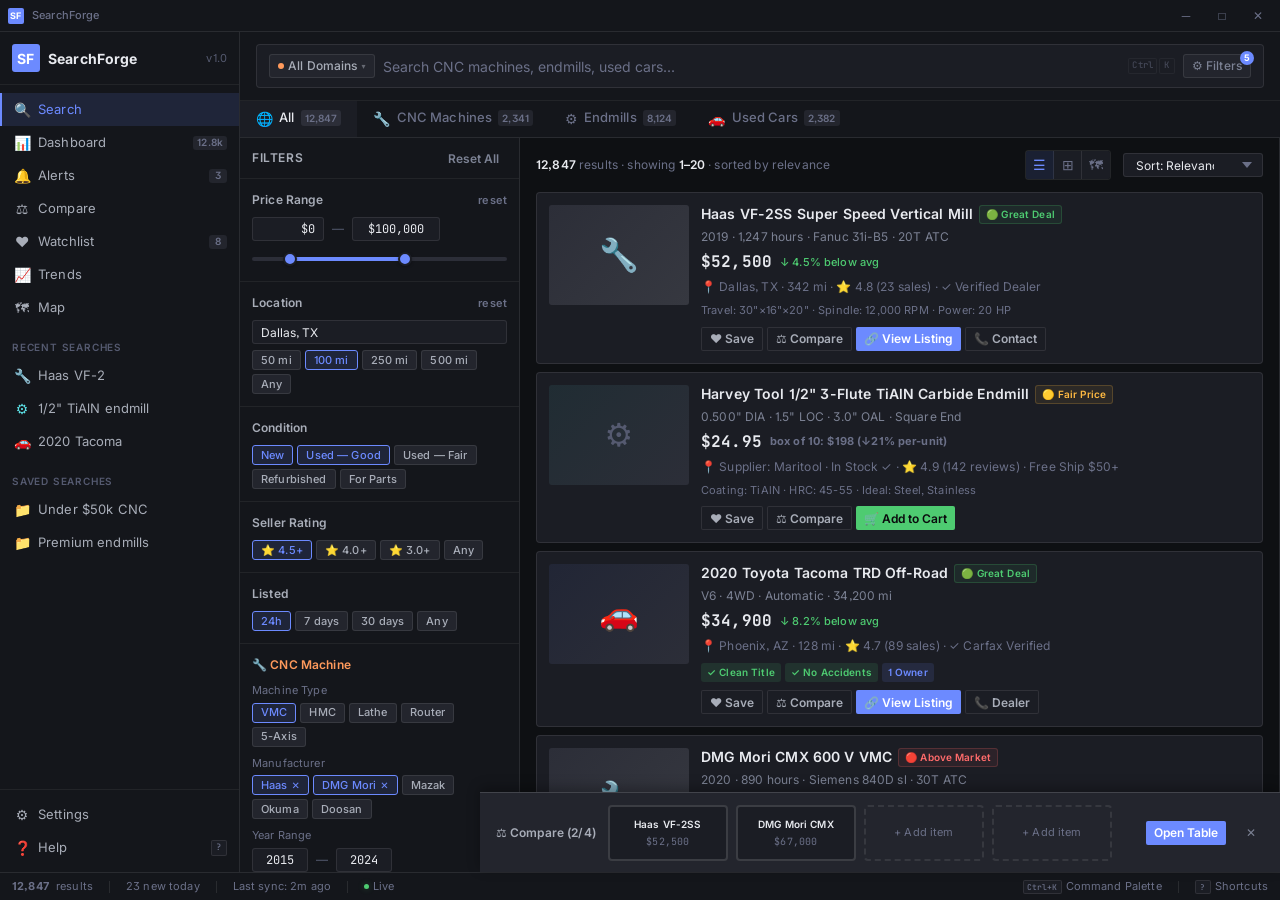
<file: index.html>
<!DOCTYPE html>
<html lang="en" class="dark">
<head>
  <meta charset="UTF-8">
  <meta name="viewport" content="width=device-width, initial-scale=1.0">
  <title>SearchForge — Universal Shopping Search Engine</title>
  <link rel="stylesheet" href="tokens.css">
  <link rel="stylesheet" href="tokens-searchforge.css">
  <style>
    /* ── APP SHELL ─────────────────────────────────────────────── */
    html, body { height: 100%; overflow: hidden; }
    .sf-app {
      display: flex;
      flex-direction: column;
      height: 100vh;
      background: var(--canvas-void);
    }
    .sf-titlebar {
      height: 32px;
      background: var(--canvas-base);
      border-bottom: 1px solid var(--border-default);
      display: flex;
      align-items: center;
      padding: 0 8px;
      gap: 8px;
      flex-shrink: 0;
      -webkit-app-region: drag;
    }
    .sf-titlebar-icon {
      width: 16px; height: 16px;
      background: var(--code-action);
      border-radius: 2px;
      display: flex; align-items: center; justify-content: center;
      font-size: 9px; color: #fff; font-weight: 700;
    }
    .sf-titlebar-text {
      font-size: 11px; color: var(--ink-muted); font-weight: 500;
    }
    .sf-titlebar-spacer { flex: 1; }
    .sf-win-btn {
      width: 28px; height: 28px;
      display: flex; align-items: center; justify-content: center;
      color: var(--ink-muted); cursor: pointer; border: none; background: none;
      font-size: 12px; border-radius: var(--r-xs);
    }
    .sf-win-btn:hover { background: var(--canvas-raised); color: var(--ink-primary); }
    .sf-win-btn.close:hover { background: var(--code-danger); color: #fff; }

    .sf-main-wrap {
      display: flex;
      flex: 1;
      min-height: 0;
    }

    /* ── CONTENT AREA ──────────────────────────────────────────── */
    .sf-content {
      flex: 1;
      display: flex;
      flex-direction: column;
      min-width: 0;
    }
    .sf-search-row {
      padding: var(--sp-3) var(--sp-4);
      border-bottom: 1px solid var(--border-subtle);
      background: var(--canvas-base);
    }
    .sf-content-body {
      flex: 1;
      display: flex;
      min-height: 0;
    }
    .sf-results-area {
      flex: 1;
      padding: var(--sp-3) var(--sp-4);
      overflow-y: auto;
      min-width: 0;
    }
    .sf-results-header {
      display: flex;
      align-items: center;
      justify-content: space-between;
      margin-bottom: var(--sp-3);
    }
    .sf-results-count {
      font-size: var(--text-sm);
      color: var(--ink-muted);
    }
    .sf-results-count strong {
      color: var(--ink-primary);
      font-weight: var(--w-semibold);
    }
    .sf-results-list {
      display: flex;
      flex-direction: column;
      gap: var(--sp-2);
    }
    .sf-results-grid {
      display: grid;
      grid-template-columns: repeat(auto-fill, minmax(340px, 1fr));
      gap: var(--sp-3);
    }

    /* ── DETAIL DRAWER ─────────────────────────────────────────── */
    .sf-detail-drawer {
      width: 0;
      background: var(--canvas-base);
      border-left: 1px solid var(--border-default);
      overflow-y: auto;
      overflow-x: hidden;
      transition: width 200ms var(--ease-out);
      flex-shrink: 0;
    }
    .sf-detail-drawer.open {
      width: var(--sf-detail-width);
    }
    .sf-detail-drawer-inner {
      width: var(--sf-detail-width);
      padding: var(--sp-4);
    }
    .sf-detail-close {
      position: absolute;
      top: var(--sp-2);
      right: var(--sp-2);
    }

    /* ── PHOTO GRID ────────────────────────────────────────────── */
    .sf-photo-grid {
      display: grid;
      grid-template-columns: repeat(3, 1fr);
      gap: 2px;
      border-radius: var(--r-md);
      overflow: hidden;
      margin-bottom: var(--sp-3);
    }
    .sf-photo-grid-item {
      aspect-ratio: 4/3;
      background: var(--canvas-elevated);
      display: flex;
      align-items: center;
      justify-content: center;
      color: var(--ink-ghost);
      font-size: 20px;
      cursor: pointer;
      transition: opacity 80ms;
    }
    .sf-photo-grid-item:hover { opacity: 0.8; }
    .sf-photo-grid-item:first-child {
      grid-column: span 2;
      grid-row: span 2;
      font-size: 32px;
    }

    /* ── SPEC TABLE ────────────────────────────────────────────── */
    .sf-spec-table {
      width: 100%;
      font-size: var(--text-sm);
    }
    .sf-spec-table tr {
      border-bottom: 1px solid var(--border-subtle);
    }
    .sf-spec-table td {
      padding: 6px 0;
    }
    .sf-spec-table td:first-child {
      color: var(--ink-muted);
      width: 40%;
      font-weight: var(--w-medium);
    }
    .sf-spec-table td:last-child {
      color: var(--ink-primary);
      font-family: var(--font-mono);
      font-size: var(--text-sm);
    }

    /* ── VEHICLE HISTORY BADGES ────────────────────────────────── */
    .sf-history-badges {
      display: flex;
      flex-wrap: wrap;
      gap: var(--sp-1);
    }
    .sf-history-badge {
      display: inline-flex;
      align-items: center;
      gap: 3px;
      padding: 2px 6px;
      border-radius: var(--r-sm);
      font-size: 10px;
      font-weight: var(--w-semibold);
    }
    .sf-history-badge.clean {
      background: rgba(78,203,113,0.12);
      color: var(--code-success);
    }
    .sf-history-badge.salvage {
      background: rgba(255,107,107,0.12);
      color: var(--code-danger);
    }
    .sf-history-badge.owner {
      background: rgba(108,138,255,0.12);
      color: var(--code-action);
    }
    .sf-history-badge.accident-free {
      background: rgba(78,203,113,0.12);
      color: var(--code-success);
    }

    /* ── MILEAGE SLIDER ────────────────────────────────────────── */
    .sf-mileage-slider {
      display: flex;
      flex-direction: column;
      gap: var(--sp-2);
    }
    .sf-mileage-labels {
      display: flex;
      justify-content: space-between;
      font-size: var(--text-xs);
      color: var(--ink-muted);
      font-family: var(--font-mono);
    }
    .sf-mileage-presets {
      display: flex;
      gap: var(--sp-1);
    }

    /* ── COATING COMPARISON (Endmill) ──────────────────────────── */
    .sf-coating-grid {
      display: grid;
      grid-template-columns: repeat(3, 1fr);
      gap: var(--sp-2);
    }
    .sf-coating-card {
      background: var(--canvas-surface);
      border: 1px solid var(--border-default);
      border-radius: var(--r-sm);
      padding: var(--sp-2);
      text-align: center;
      cursor: pointer;
      transition: all 80ms;
    }
    .sf-coating-card:hover {
      border-color: var(--border-strong);
      background: var(--canvas-raised);
    }
    .sf-coating-card.selected {
      border-color: var(--sf-domain-endmill);
      background: rgba(92,225,230,0.08);
    }
    .sf-coating-name {
      font-size: var(--text-xs);
      font-weight: var(--w-semibold);
      color: var(--ink-primary);
      margin-bottom: 2px;
    }
    .sf-coating-temp {
      font-size: 10px;
      color: var(--ink-muted);
      font-family: var(--font-mono);
    }

    /* ── DIAMETER SELECTOR (Endmill) ───────────────────────────── */
    .sf-diameter-selector {
      display: flex;
      flex-wrap: wrap;
      gap: var(--sp-1);
    }
    .sf-diameter-chip {
      display: flex;
      align-items: center;
      justify-content: center;
      min-width: 48px;
      height: var(--h-sm);
      padding: 0 8px;
      background: var(--canvas-raised);
      border: 1px solid var(--border-default);
      border-radius: var(--r-sm);
      font-size: var(--text-xs);
      font-family: var(--font-mono);
      color: var(--ink-secondary);
      cursor: pointer;
      transition: all 80ms;
    }
    .sf-diameter-chip:hover {
      background: var(--canvas-elevated);
      border-color: var(--border-strong);
    }
    .sf-diameter-chip.active {
      background: rgba(92,225,230,0.12);
      border-color: var(--sf-domain-endmill);
      color: var(--sf-domain-endmill);
    }

    /* ── VIN DECODER INPUT ─────────────────────────────────────── */
    .sf-vin-input {
      display: flex;
      gap: var(--sp-2);
      align-items: flex-end;
    }
    .sf-vin-input .input {
      font-family: var(--font-mono);
      text-transform: uppercase;
      letter-spacing: 0.1em;
    }
    .sf-vin-result {
      margin-top: var(--sp-2);
      padding: var(--sp-2);
      background: var(--canvas-surface);
      border: 1px solid var(--border-default);
      border-radius: var(--r-sm);
      font-size: var(--text-sm);
    }
    .sf-vin-result-row {
      display: flex;
      justify-content: space-between;
      padding: 2px 0;
    }
    .sf-vin-result-label { color: var(--ink-muted); }
    .sf-vin-result-value { color: var(--ink-primary); font-weight: var(--w-medium); }

    /* ── RADAR CHART (SVG) ─────────────────────────────────────── */
    .sf-radar-chart {
      display: flex;
      justify-content: center;
      padding: var(--sp-3) 0;
    }

    /* ── SPARKLINE ─────────────────────────────────────────────── */
    .sf-sparkline {
      display: inline-block;
      vertical-align: middle;
    }

    /* ── FLOATING COMPARISON TRAY ──────────────────────────────── */
    .sf-comparison-tray-wrap {
      position: fixed;
      bottom: var(--sf-statusbar-height);
      left: var(--sf-sidebar-width);
      right: 0;
      z-index: 30;
      transition: transform 200ms var(--ease-out);
    }
    .sf-comparison-tray-wrap.hidden {
      transform: translateY(100%);
    }

    /* ── COMMAND PALETTE ───────────────────────────────────────── */
    .sf-cmd-overlay {
      position: fixed;
      inset: 0;
      background: rgba(0,0,0,0.55);
      z-index: 200;
      display: none;
      align-items: flex-start;
      justify-content: center;
      padding-top: 15vh;
      backdrop-filter: blur(4px);
    }
    .sf-cmd-overlay.open { display: flex; }
    .sf-cmd-palette {
      width: 560px;
      max-width: 90vw;
      background: var(--canvas-raised);
      border: 1px solid var(--border-strong);
      border-radius: var(--r-lg);
      box-shadow: var(--shadow-dialog);
      overflow: hidden;
      animation: fadeSlideIn 120ms var(--ease-out);
    }
    .sf-cmd-input-row {
      display: flex;
      align-items: center;
      gap: 8px;
      padding: 12px 16px;
      border-bottom: 1px solid var(--border-subtle);
    }
    .sf-cmd-input {
      flex: 1;
      background: transparent;
      border: none;
      outline: none;
      color: var(--ink-primary);
      font-family: var(--font-ui);
      font-size: var(--text-md);
    }
    .sf-cmd-input::placeholder { color: var(--ink-muted); }
    .sf-cmd-results {
      max-height: 320px;
      overflow-y: auto;
      padding: 4px;
    }
    .sf-cmd-group-label {
      padding: 6px 12px 4px;
      font-size: 10px;
      font-weight: var(--w-semibold);
      color: var(--ink-ghost);
      text-transform: uppercase;
      letter-spacing: 0.06em;
    }
    .sf-cmd-item {
      display: flex;
      align-items: center;
      gap: 8px;
      padding: 8px 12px;
      border-radius: var(--r-sm);
      cursor: pointer;
      font-size: var(--text-base);
      color: var(--ink-secondary);
      transition: all 60ms;
    }
    .sf-cmd-item:hover, .sf-cmd-item.selected {
      background: var(--canvas-elevated);
      color: var(--ink-primary);
    }
    .sf-cmd-item-icon {
      width: 20px;
      text-align: center;
      font-size: 12px;
      flex-shrink: 0;
    }
    .sf-cmd-item-shortcut {
      margin-left: auto;
    }

    /* ── KEYBOARD SHORTCUTS OVERLAY ────────────────────────────── */
    .sf-shortcuts-overlay {
      position: fixed;
      inset: 0;
      background: rgba(0,0,0,0.55);
      z-index: 200;
      display: none;
      align-items: center;
      justify-content: center;
      backdrop-filter: blur(4px);
    }
    .sf-shortcuts-overlay.open { display: flex; }
    .sf-shortcuts-panel {
      width: 600px;
      max-width: 90vw;
      max-height: 80vh;
      background: var(--canvas-raised);
      border: 1px solid var(--border-strong);
      border-radius: var(--r-lg);
      box-shadow: var(--shadow-dialog);
      overflow-y: auto;
      padding: var(--sp-4);
    }
    .sf-shortcuts-title {
      font-size: var(--text-lg);
      font-weight: var(--w-bold);
      color: var(--ink-primary);
      margin-bottom: var(--sp-3);
    }
    .sf-shortcuts-grid {
      display: grid;
      grid-template-columns: 1fr 1fr;
      gap: var(--sp-2);
    }
    .sf-shortcut-row {
      display: flex;
      align-items: center;
      justify-content: space-between;
      padding: 6px 8px;
      border-radius: var(--r-sm);
    }
    .sf-shortcut-row:hover { background: var(--canvas-elevated); }
    .sf-shortcut-action {
      font-size: var(--text-sm);
      color: var(--ink-secondary);
    }
    .sf-shortcut-keys {
      display: flex;
      gap: 3px;
    }

    /* ── VIEW TOGGLE in results header ─────────────────────────── */
    .sf-results-toolbar {
      display: flex;
      align-items: center;
      gap: var(--sp-3);
    }

    /* ── AUTOCOMPLETE DROPDOWN ─────────────────────────────────── */
    .sf-autocomplete {
      position: absolute;
      top: 100%;
      left: 0;
      right: 0;
      background: var(--canvas-raised);
      border: 1px solid var(--border-strong);
      border-radius: 0 0 var(--r-md) var(--r-md);
      box-shadow: var(--shadow-float);
      z-index: 50;
      display: none;
      max-height: 300px;
      overflow-y: auto;
    }
    .sf-autocomplete.open { display: block; animation: fadeSlideIn 100ms var(--ease-out); }
    .sf-autocomplete-group {
      padding: var(--sp-1) 0;
      border-bottom: 1px solid var(--border-subtle);
    }
    .sf-autocomplete-group:last-child { border-bottom: none; }
    .sf-autocomplete-label {
      padding: 4px 12px;
      font-size: 10px;
      font-weight: var(--w-semibold);
      color: var(--ink-ghost);
      text-transform: uppercase;
    }
    .sf-autocomplete-item {
      display: flex;
      align-items: center;
      gap: 8px;
      padding: 6px 12px;
      font-size: var(--text-base);
      color: var(--ink-secondary);
      cursor: pointer;
      transition: background 60ms;
    }
    .sf-autocomplete-item:hover {
      background: var(--canvas-elevated);
      color: var(--ink-primary);
    }
    .sf-autocomplete-item-domain {
      font-size: 10px;
      padding: 1px 4px;
      border-radius: 2px;
      font-weight: var(--w-semibold);
    }
    .sf-autocomplete-item-domain.cnc { background: var(--sf-domain-cnc-dim); color: var(--sf-domain-cnc); }
    .sf-autocomplete-item-domain.endmill { background: var(--sf-domain-endmill-dim); color: var(--sf-domain-endmill); }
    .sf-autocomplete-item-domain.car { background: var(--sf-domain-car-dim); color: var(--sf-domain-car); }

    /* ── PRICE RANGE with dual handles ─────────────────────────── */
    .sf-range-dual {
      position: relative;
      height: 20px;
      display: flex;
      align-items: center;
    }
    .sf-range-track {
      position: absolute;
      left: 0; right: 0;
      height: 4px;
      background: var(--canvas-elevated);
      border-radius: 2px;
    }
    .sf-range-fill {
      position: absolute;
      height: 4px;
      background: var(--code-action);
      border-radius: 2px;
    }
    .sf-range-thumb {
      position: absolute;
      width: 14px;
      height: 14px;
      background: var(--code-action);
      border: 2px solid var(--canvas-surface);
      border-radius: 50%;
      box-shadow: 0 1px 3px rgba(0,0,0,0.3);
      cursor: grab;
      transform: translateX(-50%);
      z-index: 2;
    }

    /* ── PRINT STYLES ──────────────────────────────────────────── */
    @media print {
      .sf-titlebar, .sf-sidebar, .sf-statusbar, .sf-comparison-tray-wrap,
      .sf-cmd-overlay, .sf-shortcuts-overlay, .sf-search-row, .sf-filter-panel { display: none !important; }
      .sf-app { display: block; }
      .sf-main-wrap { display: block; }
      .sf-results-area { padding: 0; }
      body { background: #fff; color: #000; }
    }
  </style>
</head>
<body>
<div class="sf-app">

  <!-- ═══════════ TITLEBAR ═══════════ -->
  <div class="sf-titlebar">
    <div class="sf-titlebar-icon">SF</div>
    <div class="sf-titlebar-text">SearchForge</div>
    <div class="sf-titlebar-spacer"></div>
    <button class="sf-win-btn" title="Minimize">─</button>
    <button class="sf-win-btn" title="Maximize">□</button>
    <button class="sf-win-btn close" title="Close">✕</button>
  </div>

  <div class="sf-main-wrap">

    <!-- ═══════════ SIDEBAR ═══════════ -->
    <div class="sf-sidebar">
      <div class="sf-sidebar-brand">
        <div class="sf-sidebar-brand-icon">SF</div>
        <span class="sf-sidebar-brand-text">SearchForge</span>
        <span class="sf-sidebar-brand-ver">v1.0</span>
      </div>

      <div class="sf-nav-group">
        <div class="sf-nav-item active" data-nav="search">
          <span class="sf-nav-item-icon">🔍</span>
          <span class="sf-nav-item-label">Search</span>
        </div>
        <div class="sf-nav-item" data-nav="dashboard">
          <span class="sf-nav-item-icon">📊</span>
          <span class="sf-nav-item-label">Dashboard</span>
          <span class="sf-nav-item-badge">12.8k</span>
        </div>
        <div class="sf-nav-item" data-nav="alerts">
          <span class="sf-nav-item-icon">🔔</span>
          <span class="sf-nav-item-label">Alerts</span>
          <span class="sf-nav-item-badge">3</span>
        </div>
        <div class="sf-nav-item" data-nav="compare">
          <span class="sf-nav-item-icon">⚖</span>
          <span class="sf-nav-item-label">Compare</span>
        </div>
        <div class="sf-nav-item" data-nav="watchlist">
          <span class="sf-nav-item-icon">♥</span>
          <span class="sf-nav-item-label">Watchlist</span>
          <span class="sf-nav-item-badge">8</span>
        </div>
        <div class="sf-nav-item" data-nav="trends">
          <span class="sf-nav-item-icon">📈</span>
          <span class="sf-nav-item-label">Trends</span>
        </div>
        <div class="sf-nav-item" data-nav="map">
          <span class="sf-nav-item-icon">🗺</span>
          <span class="sf-nav-item-label">Map</span>
        </div>
      </div>

      <div class="sf-nav-group">
        <div class="sf-nav-group-label">Recent Searches</div>
        <div class="sf-nav-item">
          <span class="sf-nav-item-icon" style="color:var(--sf-domain-cnc)">🔧</span>
          <span class="sf-nav-item-label">Haas VF-2</span>
        </div>
        <div class="sf-nav-item">
          <span class="sf-nav-item-icon" style="color:var(--sf-domain-endmill)">⚙</span>
          <span class="sf-nav-item-label">1/2" TiAlN endmill</span>
        </div>
        <div class="sf-nav-item">
          <span class="sf-nav-item-icon" style="color:var(--sf-domain-car)">🚗</span>
          <span class="sf-nav-item-label">2020 Tacoma</span>
        </div>
      </div>

      <div class="sf-nav-group">
        <div class="sf-nav-group-label">Saved Searches</div>
        <div class="sf-nav-item">
          <span class="sf-nav-item-icon">📁</span>
          <span class="sf-nav-item-label">Under $50k CNC</span>
        </div>
        <div class="sf-nav-item">
          <span class="sf-nav-item-icon">📁</span>
          <span class="sf-nav-item-label">Premium endmills</span>
        </div>
      </div>

      <div style="flex:1"></div>

      <div class="sf-nav-group" style="border-top:1px solid var(--border-subtle)">
        <div class="sf-nav-item">
          <span class="sf-nav-item-icon">⚙</span>
          <span class="sf-nav-item-label">Settings</span>
        </div>
        <div class="sf-nav-item" onclick="toggleShortcuts()">
          <span class="sf-nav-item-icon">❓</span>
          <span class="sf-nav-item-label">Help</span>
          <span class="kbd">?</span>
        </div>
      </div>
    </div>

    <!-- ═══════════ CONTENT ═══════════ -->
    <div class="sf-content">

      <!-- Search Bar Row -->
      <div class="sf-search-row" style="position:relative">
        <div class="sf-searchbar">
          <div class="sf-searchbar-domain" onclick="toggleDomainDropdown()">
            <span class="sf-domain-dot" style="background:var(--sf-domain-cnc)"></span>
            <span>All Domains</span>
            <span style="font-size:8px;opacity:0.5">▾</span>
          </div>
          <input class="sf-searchbar-input" id="searchInput" type="text"
                 placeholder="Search CNC machines, endmills, used cars..."
                 onfocus="showAutocomplete()" onblur="setTimeout(hideAutocomplete,200)">
          <div class="sf-searchbar-shortcut">
            <span class="kbd">Ctrl</span><span class="kbd">K</span>
          </div>
          <div class="sf-searchbar-filter-btn" onclick="toggleFilters()">
            <span>⚙ Filters</span>
            <span class="sf-searchbar-filter-count">5</span>
          </div>
        </div>

        <!-- Autocomplete Dropdown -->
        <div class="sf-autocomplete" id="autocomplete">
          <div class="sf-autocomplete-group">
            <div class="sf-autocomplete-label">Suggested</div>
            <div class="sf-autocomplete-item">
              <span class="sf-autocomplete-item-domain cnc">CNC</span>
              Haas VF-2 Vertical Mill
            </div>
            <div class="sf-autocomplete-item">
              <span class="sf-autocomplete-item-domain endmill">END</span>
              1/2" 3-Flute Carbide TiAlN
            </div>
            <div class="sf-autocomplete-item">
              <span class="sf-autocomplete-item-domain car">CAR</span>
              2020 Toyota Tacoma SR5
            </div>
          </div>
          <div class="sf-autocomplete-group">
            <div class="sf-autocomplete-label">Recent</div>
            <div class="sf-autocomplete-item">
              <span style="font-size:11px;opacity:0.4">⏱</span>
              Haas VF-2 · 2h ago
            </div>
            <div class="sf-autocomplete-item">
              <span style="font-size:11px;opacity:0.4">⏱</span>
              Under $50k CNC · saved
            </div>
          </div>
        </div>
      </div>

      <!-- Domain Tabs -->
      <div class="sf-domain-tabs">
        <div class="sf-domain-tab active" data-domain="all" onclick="switchDomain(this)">
          <span class="sf-domain-tab-icon">🌐</span>
          All
          <span class="sf-domain-tab-count">12,847</span>
        </div>
        <div class="sf-domain-tab" data-domain="cnc" onclick="switchDomain(this)">
          <span class="sf-domain-tab-icon">🔧</span>
          CNC Machines
          <span class="sf-domain-tab-count">2,341</span>
        </div>
        <div class="sf-domain-tab" data-domain="endmill" onclick="switchDomain(this)">
          <span class="sf-domain-tab-icon">⚙</span>
          Endmills
          <span class="sf-domain-tab-count">8,124</span>
        </div>
        <div class="sf-domain-tab" data-domain="car" onclick="switchDomain(this)">
          <span class="sf-domain-tab-icon">🚗</span>
          Used Cars
          <span class="sf-domain-tab-count">2,382</span>
        </div>
      </div>

      <!-- Main Body: Filter + Results -->
      <div class="sf-content-body">

        <!-- Filter Panel -->
        <div class="sf-filter-panel" id="filterPanel" style="width:280px;flex-shrink:0">
          <div class="sf-filter-header">
            <span class="sf-filter-title">Filters</span>
            <button class="btn btn-sm btn-surface" onclick="resetFilters()">Reset All</button>
          </div>

          <!-- Price Range -->
          <div class="sf-filter-group">
            <div class="sf-filter-group-title">
              Price Range
              <span class="sf-filter-group-reset">reset</span>
            </div>
            <div class="sf-price-range">
              <input class="input input-sm" type="text" value="$0" style="width:72px;text-align:right">
              <span class="sf-price-range-sep">—</span>
              <input class="input input-sm" type="text" value="$100,000" style="width:88px">
            </div>
            <div style="margin-top:8px">
              <div class="sf-range-dual">
                <div class="sf-range-track"></div>
                <div class="sf-range-fill" style="left:15%;right:40%"></div>
                <div class="sf-range-thumb" style="left:15%"></div>
                <div class="sf-range-thumb" style="left:60%"></div>
              </div>
            </div>
          </div>

          <!-- Location -->
          <div class="sf-filter-group">
            <div class="sf-filter-group-title">
              Location
              <span class="sf-filter-group-reset">reset</span>
            </div>
            <input class="input input-sm" type="text" placeholder="City, state, or zip" value="Dallas, TX">
            <div style="margin-top:6px">
              <div class="sf-chip-group">
                <span class="sf-chip">50 mi</span>
                <span class="sf-chip active">100 mi</span>
                <span class="sf-chip">250 mi</span>
                <span class="sf-chip">500 mi</span>
                <span class="sf-chip">Any</span>
              </div>
            </div>
          </div>

          <!-- Condition -->
          <div class="sf-filter-group">
            <div class="sf-filter-group-title">Condition</div>
            <div class="sf-chip-group">
              <span class="sf-chip active">New</span>
              <span class="sf-chip active">Used — Good</span>
              <span class="sf-chip">Used — Fair</span>
              <span class="sf-chip">Refurbished</span>
              <span class="sf-chip">For Parts</span>
            </div>
          </div>

          <!-- Seller Rating -->
          <div class="sf-filter-group">
            <div class="sf-filter-group-title">Seller Rating</div>
            <div class="sf-chip-group">
              <span class="sf-chip active">⭐ 4.5+</span>
              <span class="sf-chip">⭐ 4.0+</span>
              <span class="sf-chip">⭐ 3.0+</span>
              <span class="sf-chip">Any</span>
            </div>
          </div>

          <!-- Listed Date -->
          <div class="sf-filter-group">
            <div class="sf-filter-group-title">Listed</div>
            <div class="sf-chip-group">
              <span class="sf-chip active">24h</span>
              <span class="sf-chip">7 days</span>
              <span class="sf-chip">30 days</span>
              <span class="sf-chip">Any</span>
            </div>
          </div>

          <!-- CNC-Specific Filters -->
          <div class="sf-filter-group" id="filter-cnc">
            <div class="sf-filter-group-title" style="color:var(--sf-domain-cnc)">
              🔧 CNC Machine
            </div>
            <div style="margin-bottom:8px">
              <div style="font-size:var(--text-xs);color:var(--ink-muted);margin-bottom:4px">Machine Type</div>
              <div class="sf-chip-group">
                <span class="sf-chip active">VMC</span>
                <span class="sf-chip">HMC</span>
                <span class="sf-chip">Lathe</span>
                <span class="sf-chip">Router</span>
                <span class="sf-chip">5-Axis</span>
              </div>
            </div>
            <div style="margin-bottom:8px">
              <div style="font-size:var(--text-xs);color:var(--ink-muted);margin-bottom:4px">Manufacturer</div>
              <div class="sf-chip-group">
                <span class="sf-chip active">Haas <span class="sf-chip-x">✕</span></span>
                <span class="sf-chip active">DMG Mori <span class="sf-chip-x">✕</span></span>
                <span class="sf-chip">Mazak</span>
                <span class="sf-chip">Okuma</span>
                <span class="sf-chip">Doosan</span>
              </div>
            </div>
            <div style="margin-bottom:8px">
              <div style="font-size:var(--text-xs);color:var(--ink-muted);margin-bottom:4px">Year Range</div>
              <div class="sf-price-range">
                <input class="input input-sm" type="text" value="2015" style="width:56px;text-align:center">
                <span class="sf-price-range-sep">—</span>
                <input class="input input-sm" type="text" value="2024" style="width:56px;text-align:center">
              </div>
            </div>
            <div>
              <div style="font-size:var(--text-xs);color:var(--ink-muted);margin-bottom:4px">Hour Meter</div>
              <div class="sf-price-range">
                <input class="input input-sm" type="text" value="0" style="width:56px;text-align:center">
                <span class="sf-price-range-sep">—</span>
                <input class="input input-sm" type="text" value="10,000" style="width:72px">
              </div>
            </div>
          </div>

          <!-- Endmill-Specific Filters -->
          <div class="sf-filter-group" id="filter-endmill" style="display:none">
            <div class="sf-filter-group-title" style="color:var(--sf-domain-endmill)">
              ⚙ Endmill
            </div>
            <div style="margin-bottom:8px">
              <div style="font-size:var(--text-xs);color:var(--ink-muted);margin-bottom:4px">Diameter</div>
              <div class="sf-diameter-selector">
                <span class="sf-diameter-chip">1/8"</span>
                <span class="sf-diameter-chip">1/4"</span>
                <span class="sf-diameter-chip">3/8"</span>
                <span class="sf-diameter-chip active">1/2"</span>
                <span class="sf-diameter-chip">3/4"</span>
                <span class="sf-diameter-chip">1"</span>
              </div>
            </div>
            <div style="margin-bottom:8px">
              <div style="font-size:var(--text-xs);color:var(--ink-muted);margin-bottom:4px">Flute Count</div>
              <div class="sf-chip-group">
                <span class="sf-chip">2</span>
                <span class="sf-chip active">3</span>
                <span class="sf-chip">4</span>
                <span class="sf-chip">5</span>
                <span class="sf-chip">6+</span>
              </div>
            </div>
            <div style="margin-bottom:8px">
              <div style="font-size:var(--text-xs);color:var(--ink-muted);margin-bottom:4px">Coating</div>
              <div class="sf-chip-group">
                <span class="sf-chip active">TiAlN <span class="sf-chip-x">✕</span></span>
                <span class="sf-chip">TiN</span>
                <span class="sf-chip">AlCrN</span>
                <span class="sf-chip">DLC</span>
                <span class="sf-chip">Uncoated</span>
              </div>
            </div>
            <div>
              <div style="font-size:var(--text-xs);color:var(--ink-muted);margin-bottom:4px">Material</div>
              <div class="sf-chip-group">
                <span class="sf-chip active">Carbide</span>
                <span class="sf-chip">HSS</span>
                <span class="sf-chip">Cobalt</span>
                <span class="sf-chip">Diamond</span>
              </div>
            </div>
          </div>

          <!-- Car-Specific Filters -->
          <div class="sf-filter-group" id="filter-car" style="display:none">
            <div class="sf-filter-group-title" style="color:var(--sf-domain-car)">
              🚗 Used Car
            </div>
            <div style="margin-bottom:8px">
              <div style="font-size:var(--text-xs);color:var(--ink-muted);margin-bottom:4px">Make / Model</div>
              <select class="select" style="height:var(--h-sm);font-size:var(--text-sm)">
                <option>Toyota</option>
                <option>Ford</option>
                <option>Chevrolet</option>
                <option>Honda</option>
              </select>
            </div>
            <div style="margin-bottom:8px">
              <div style="font-size:var(--text-xs);color:var(--ink-muted);margin-bottom:4px">VIN Decoder</div>
              <div class="sf-vin-input">
                <input class="input input-sm" type="text" placeholder="Enter 17-digit VIN"
                       style="font-family:var(--font-mono);text-transform:uppercase;letter-spacing:0.08em;flex:1"
                       maxlength="17">
                <button class="btn btn-sm btn-primary">Decode</button>
              </div>
              <div class="sf-vin-result" style="margin-top:6px">
                <div class="sf-vin-result-row">
                  <span class="sf-vin-result-label">Year</span>
                  <span class="sf-vin-result-value">2020</span>
                </div>
                <div class="sf-vin-result-row">
                  <span class="sf-vin-result-label">Make</span>
                  <span class="sf-vin-result-value">Toyota</span>
                </div>
                <div class="sf-vin-result-row">
                  <span class="sf-vin-result-label">Model</span>
                  <span class="sf-vin-result-value">Tacoma</span>
                </div>
                <div class="sf-vin-result-row">
                  <span class="sf-vin-result-label">Engine</span>
                  <span class="sf-vin-result-value">3.5L V6</span>
                </div>
              </div>
            </div>
            <div style="margin-bottom:8px">
              <div class="sf-filter-group-title">
                Mileage
                <span style="font-family:var(--font-mono);font-size:var(--text-xs);color:var(--ink-primary)">&lt; 50,000 mi</span>
              </div>
              <div class="sf-mileage-slider">
                <input class="slider" type="range" min="0" max="200000" value="50000" step="5000">
                <div class="sf-mileage-labels">
                  <span>0</span>
                  <span>50k</span>
                  <span>100k</span>
                  <span>150k</span>
                  <span>200k</span>
                </div>
              </div>
              <div class="sf-mileage-presets" style="margin-top:4px">
                <span class="sf-chip">&lt;30k</span>
                <span class="sf-chip active">&lt;50k</span>
                <span class="sf-chip">&lt;100k</span>
                <span class="sf-chip">Any</span>
              </div>
            </div>
            <div style="margin-bottom:8px">
              <div style="font-size:var(--text-xs);color:var(--ink-muted);margin-bottom:4px">Body Type</div>
              <div class="sf-chip-group">
                <span class="sf-chip">Sedan</span>
                <span class="sf-chip active">SUV</span>
                <span class="sf-chip active">Truck</span>
                <span class="sf-chip">Coupe</span>
                <span class="sf-chip">Van</span>
              </div>
            </div>
            <div style="margin-bottom:8px">
              <div style="font-size:var(--text-xs);color:var(--ink-muted);margin-bottom:4px">History</div>
              <div class="sf-chip-group">
                <span class="sf-chip active">Clean Title</span>
                <span class="sf-chip">No Accidents</span>
                <span class="sf-chip">1 Owner</span>
              </div>
            </div>
          </div>
        </div>

        <!-- Results Area -->
        <div class="sf-results-area">
          <div class="sf-results-header">
            <div class="sf-results-count">
              <strong>12,847</strong> results · showing <strong>1–20</strong> · sorted by relevance
            </div>
            <div class="sf-results-toolbar">
              <div class="sf-view-toggle">
                <button class="sf-view-toggle-btn active" title="List view">☰</button>
                <button class="sf-view-toggle-btn" title="Grid view">⊞</button>
                <button class="sf-view-toggle-btn" title="Map view">🗺</button>
              </div>
              <select class="select" style="height:var(--h-sm);font-size:var(--text-sm);width:140px">
                <option>Sort: Relevance</option>
                <option>Price: Low → High</option>
                <option>Price: High → Low</option>
                <option>Newest First</option>
                <option>Distance: Nearest</option>
                <option>Rating: Highest</option>
              </select>
            </div>
          </div>

          <!-- Result Cards -->
          <div class="sf-results-list">

            <!-- CNC Card -->
            <div class="sf-result-card" oncontextmenu="showContextMenu(event)" onclick="openDetail('cnc')">
              <div class="sf-result-card-check" onclick="event.stopPropagation();this.classList.toggle('checked')"></div>
              <div class="sf-result-card-photo" style="background:linear-gradient(135deg,var(--canvas-elevated),var(--canvas-bright))">
                <span style="font-size:32px">🔧</span>
              </div>
              <div class="sf-result-card-body">
                <div style="display:flex;align-items:center;gap:6px;flex-wrap:wrap">
                  <span class="sf-result-card-title">Haas VF-2SS Super Speed Vertical Mill</span>
                  <span class="sf-deal-badge great">🟢 Great Deal</span>
                </div>
                <div class="sf-result-card-subtitle">2019 · 1,247 hours · Fanuc 31i-B5 · 20T ATC</div>
                <div class="sf-result-card-price">
                  $52,500
                  <span style="font-size:11px;color:var(--code-success);font-family:var(--font-ui);font-weight:500">↓ 4.5% below avg</span>
                </div>
                <div class="sf-result-card-meta">
                  📍 Dallas, TX · 342 mi · ⭐ 4.8 (23 sales) · ✓ Verified Dealer
                </div>
                <div style="font-size:var(--text-xs);color:var(--ink-muted);margin-top:2px">
                  Travel: 30"×16"×20" · Spindle: 12,000 RPM · Power: 20 HP
                </div>
                <div class="sf-result-card-actions">
                  <button class="btn btn-sm btn-ghost" onclick="event.stopPropagation()">♥ Save</button>
                  <button class="btn btn-sm btn-ghost" onclick="event.stopPropagation()">⚖ Compare</button>
                  <button class="btn btn-sm btn-primary" onclick="event.stopPropagation()">🔗 View Listing</button>
                  <button class="btn btn-sm btn-ghost" onclick="event.stopPropagation()">📞 Contact</button>
                </div>
              </div>
            </div>

            <!-- Endmill Card -->
            <div class="sf-result-card" oncontextmenu="showContextMenu(event)" onclick="openDetail('endmill')">
              <div class="sf-result-card-check" onclick="event.stopPropagation();this.classList.toggle('checked')"></div>
              <div class="sf-result-card-photo" style="background:linear-gradient(135deg,rgba(92,225,230,0.08),var(--canvas-elevated))">
                <span style="font-size:32px">⚙</span>
              </div>
              <div class="sf-result-card-body">
                <div style="display:flex;align-items:center;gap:6px;flex-wrap:wrap">
                  <span class="sf-result-card-title">Harvey Tool 1/2" 3-Flute TiAlN Carbide Endmill</span>
                  <span class="sf-deal-badge fair">🟡 Fair Price</span>
                </div>
                <div class="sf-result-card-subtitle">0.500" DIA · 1.5" LOC · 3.0" OAL · Square End</div>
                <div class="sf-result-card-price">
                  $24.95
                  <span style="font-size:11px;color:var(--ink-muted);font-family:var(--font-ui)">box of 10: $198 (↓21% per-unit)</span>
                </div>
                <div class="sf-result-card-meta">
                  📍 Supplier: Maritool · In Stock ✓ · ⭐ 4.9 (142 reviews) · Free Ship $50+
                </div>
                <div style="font-size:var(--text-xs);color:var(--ink-muted);margin-top:2px">
                  Coating: TiAlN · HRC: 45-55 · Ideal: Steel, Stainless
                </div>
                <div class="sf-result-card-actions">
                  <button class="btn btn-sm btn-ghost" onclick="event.stopPropagation()">♥ Save</button>
                  <button class="btn btn-sm btn-ghost" onclick="event.stopPropagation()">⚖ Compare</button>
                  <button class="btn btn-sm btn-success" onclick="event.stopPropagation()">🛒 Add to Cart</button>
                </div>
              </div>
            </div>

            <!-- Car Card -->
            <div class="sf-result-card" oncontextmenu="showContextMenu(event)" onclick="openDetail('car')">
              <div class="sf-result-card-check" onclick="event.stopPropagation();this.classList.toggle('checked')"></div>
              <div class="sf-result-card-photo" style="background:linear-gradient(135deg,rgba(108,138,255,0.08),var(--canvas-elevated))">
                <span style="font-size:32px">🚗</span>
              </div>
              <div class="sf-result-card-body">
                <div style="display:flex;align-items:center;gap:6px;flex-wrap:wrap">
                  <span class="sf-result-card-title">2020 Toyota Tacoma TRD Off-Road</span>
                  <span class="sf-deal-badge great">🟢 Great Deal</span>
                </div>
                <div class="sf-result-card-subtitle">V6 · 4WD · Automatic · 34,200 mi</div>
                <div class="sf-result-card-price">
                  $34,900
                  <span style="font-size:11px;color:var(--code-success);font-family:var(--font-ui);font-weight:500">↓ 8.2% below avg</span>
                </div>
                <div class="sf-result-card-meta">
                  📍 Phoenix, AZ · 128 mi · ⭐ 4.7 (89 sales) · ✓ Carfax Verified
                </div>
                <div class="sf-history-badges" style="margin-top:4px">
                  <span class="sf-history-badge clean">✓ Clean Title</span>
                  <span class="sf-history-badge accident-free">✓ No Accidents</span>
                  <span class="sf-history-badge owner">1 Owner</span>
                </div>
                <div class="sf-result-card-actions">
                  <button class="btn btn-sm btn-ghost" onclick="event.stopPropagation()">♥ Save</button>
                  <button class="btn btn-sm btn-ghost" onclick="event.stopPropagation()">⚖ Compare</button>
                  <button class="btn btn-sm btn-primary" onclick="event.stopPropagation()">🔗 View Listing</button>
                  <button class="btn btn-sm btn-ghost" onclick="event.stopPropagation()">📞 Dealer</button>
                </div>
              </div>
            </div>

            <!-- More CNC -->
            <div class="sf-result-card" oncontextmenu="showContextMenu(event)">
              <div class="sf-result-card-check" onclick="event.stopPropagation();this.classList.toggle('checked')"></div>
              <div class="sf-result-card-photo" style="background:linear-gradient(135deg,var(--canvas-elevated),var(--canvas-bright))">
                <span style="font-size:32px">🔧</span>
              </div>
              <div class="sf-result-card-body">
                <div style="display:flex;align-items:center;gap:6px;flex-wrap:wrap">
                  <span class="sf-result-card-title">DMG Mori CMX 600 V VMC</span>
                  <span class="sf-deal-badge above">🔴 Above Market</span>
                </div>
                <div class="sf-result-card-subtitle">2020 · 890 hours · Siemens 840D sl · 30T ATC</div>
                <div class="sf-result-card-price">
                  $67,000
                  <span style="font-size:11px;color:var(--code-danger);font-family:var(--font-ui);font-weight:500">↑ 21.8% above avg</span>
                </div>
                <div class="sf-result-card-meta">
                  📍 Chicago, IL · 891 mi · ⭐ 4.6 (17 sales) · ✓ Verified Dealer
                </div>
                <div style="font-size:var(--text-xs);color:var(--ink-muted);margin-top:2px">
                  Travel: 31"×20"×20" · Spindle: 15,000 RPM · Power: 25 HP
                </div>
                <div class="sf-result-card-actions">
                  <button class="btn btn-sm btn-ghost" onclick="event.stopPropagation()">♥ Save</button>
                  <button class="btn btn-sm btn-ghost" onclick="event.stopPropagation()">⚖ Compare</button>
                  <button class="btn btn-sm btn-primary" onclick="event.stopPropagation()">🔗 View Listing</button>
                </div>
              </div>
            </div>

            <!-- Price Drop Card -->
            <div class="sf-result-card" oncontextmenu="showContextMenu(event)">
              <div class="sf-result-card-check" onclick="event.stopPropagation();this.classList.toggle('checked')"></div>
              <div class="sf-result-card-photo" style="background:linear-gradient(135deg,rgba(124,224,255,0.08),var(--canvas-elevated))">
                <span style="font-size:32px">🚗</span>
              </div>
              <div class="sf-result-card-body">
                <div style="display:flex;align-items:center;gap:6px;flex-wrap:wrap">
                  <span class="sf-result-card-title">2019 Ford F-150 XLT SuperCrew</span>
                  <span class="sf-deal-badge drop">↓ Price Drop</span>
                  <span class="sf-deal-badge fair">🟡 Fair Price</span>
                </div>
                <div class="sf-result-card-subtitle">5.0L V8 · 4WD · Automatic · 41,500 mi</div>
                <div class="sf-result-card-price">
                  $28,900
                  <span style="font-size:11px;color:var(--code-info);font-family:var(--font-ui);font-weight:500">↓ $2,100 from $31,000</span>
                </div>
                <div class="sf-result-card-meta">
                  📍 San Antonio, TX · 275 mi · ⭐ 4.5 (56 sales)
                </div>
                <div class="sf-history-badges" style="margin-top:4px">
                  <span class="sf-history-badge clean">✓ Clean Title</span>
                  <span class="sf-history-badge accident-free">✓ No Accidents</span>
                  <span class="sf-history-badge owner">2 Owners</span>
                </div>
                <div class="sf-result-card-actions">
                  <button class="btn btn-sm btn-ghost" onclick="event.stopPropagation()">♥ Save</button>
                  <button class="btn btn-sm btn-ghost" onclick="event.stopPropagation()">⚖ Compare</button>
                  <button class="btn btn-sm btn-primary" onclick="event.stopPropagation()">🔗 View Listing</button>
                </div>
              </div>
            </div>

          </div>

          <!-- Load More -->
          <div style="text-align:center;padding:var(--sp-4)">
            <button class="btn btn-md btn-ghost">Load More Results</button>
          </div>
        </div>

        <!-- Detail Drawer -->
        <div class="sf-detail-drawer" id="detailDrawer">
          <div class="sf-detail-drawer-inner">
            <div style="display:flex;align-items:center;justify-content:space-between;margin-bottom:var(--sp-3)">
              <h3 style="font-size:var(--text-md);font-weight:var(--w-semibold);color:var(--ink-primary)">
                Item Details
              </h3>
              <button class="btn btn-sm btn-surface" onclick="closeDetail()">✕</button>
            </div>

            <!-- Photo Grid -->
            <div class="sf-photo-grid">
              <div class="sf-photo-grid-item" style="background:linear-gradient(135deg,var(--canvas-elevated),var(--canvas-bright))">📷</div>
              <div class="sf-photo-grid-item">📷</div>
              <div class="sf-photo-grid-item">📷</div>
              <div class="sf-photo-grid-item">📷</div>
            </div>

            <!-- Detail Title -->
            <h2 style="font-size:var(--text-lg);font-weight:var(--w-bold);color:var(--ink-primary);margin-bottom:4px">
              Haas VF-2SS Super Speed
            </h2>
            <div style="font-size:var(--text-sm);color:var(--ink-muted);margin-bottom:var(--sp-3)">
              2019 · 1,247 hours · Fanuc 31i-B5
            </div>

            <!-- Price + Deal -->
            <div style="display:flex;align-items:center;gap:8px;margin-bottom:var(--sp-3)">
              <span style="font-size:var(--sf-price-lg);font-weight:var(--w-bold);color:var(--ink-primary);font-family:var(--font-mono)">$52,500</span>
              <span class="sf-deal-badge great" style="font-size:11px">🟢 Great Deal</span>
            </div>
            <div style="font-size:var(--text-sm);color:var(--ink-muted);margin-bottom:var(--sp-3)">
              📍 Dallas, TX · 342 mi away · ⭐ 4.8 (23 sales) · ✓ Verified
            </div>

            <!-- Actions -->
            <div style="display:flex;gap:var(--sp-2);margin-bottom:var(--sp-4)">
              <button class="btn btn-md btn-primary" style="flex:1">🔗 View Listing</button>
              <button class="btn btn-md btn-ghost">📞</button>
              <button class="btn btn-md btn-ghost">♥</button>
            </div>

            <!-- Spec Table -->
            <h4 style="font-size:var(--text-sm);font-weight:var(--w-semibold);color:var(--ink-secondary);margin-bottom:var(--sp-2)">Specifications</h4>
            <table class="sf-spec-table">
              <tr><td>Machine Type</td><td>Vertical Machining Center</td></tr>
              <tr><td>Travel X</td><td>30"</td></tr>
              <tr><td>Travel Y</td><td>16"</td></tr>
              <tr><td>Travel Z</td><td>20"</td></tr>
              <tr><td>Spindle Speed</td><td>12,000 RPM</td></tr>
              <tr><td>Spindle Power</td><td>20 HP</td></tr>
              <tr><td>ATC Capacity</td><td>20+1</td></tr>
              <tr><td>Control</td><td>Fanuc 31i-B5</td></tr>
              <tr><td>Table Size</td><td>36" × 14"</td></tr>
              <tr><td>Weight</td><td>7,200 lbs</td></tr>
              <tr><td>Condition</td><td>Excellent</td></tr>
            </table>

            <!-- Price History -->
            <div class="sf-chart" style="margin-top:var(--sp-4)">
              <div class="sf-chart-header">
                <span class="sf-chart-title">📈 Price History (90 days)</span>
              </div>
              <div class="sf-chart-canvas" style="height:120px;position:relative">
                <svg width="100%" height="100%" viewBox="0 0 400 120" preserveAspectRatio="none">
                  <!-- Grid lines -->
                  <line x1="0" y1="30" x2="400" y2="30" stroke="var(--sf-chart-grid)" stroke-width="0.5"/>
                  <line x1="0" y1="60" x2="400" y2="60" stroke="var(--sf-chart-grid)" stroke-width="0.5"/>
                  <line x1="0" y1="90" x2="400" y2="90" stroke="var(--sf-chart-grid)" stroke-width="0.5"/>
                  <!-- Market average line -->
                  <line x1="0" y1="55" x2="400" y2="55" stroke="var(--sf-chart-avg)" stroke-width="1" stroke-dasharray="4,4"/>
                  <!-- Price line -->
                  <polyline points="0,80 40,75 80,70 120,65 160,60 200,55 240,58 280,50 320,48 360,52 400,45"
                            fill="none" stroke="var(--sf-chart-line)" stroke-width="2"/>
                  <!-- Fill -->
                  <polyline points="0,80 40,75 80,70 120,65 160,60 200,55 240,58 280,50 320,48 360,52 400,45 400,120 0,120"
                            fill="var(--sf-chart-fill)" opacity="0.5"/>
                  <!-- Current price dot -->
                  <circle cx="400" cy="45" r="4" fill="var(--sf-chart-line)"/>
                </svg>
                <div style="position:absolute;right:8px;top:8px;font-size:10px;color:var(--ink-muted);font-family:var(--font-mono)">$52,500</div>
                <div style="position:absolute;right:8px;top:50px;font-size:10px;color:var(--ink-ghost);font-family:var(--font-mono)">avg $55,200</div>
              </div>
            </div>

            <!-- Dealer Info -->
            <div style="margin-top:var(--sp-4);padding:var(--sp-3);background:var(--canvas-surface);border:1px solid var(--border-default);border-radius:var(--r-md)">
              <div style="font-size:var(--text-sm);font-weight:var(--w-semibold);color:var(--ink-primary);margin-bottom:4px">Dallas CNC Sales</div>
              <div style="font-size:var(--text-xs);color:var(--ink-muted)">⭐ 4.8 · 23 sales · Verified Dealer · Responds within 2h</div>
            </div>
          </div>
        </div>
      </div>
    </div>
  </div>

  <!-- ═══════════ FLOATING COMPARISON TRAY ═══════════ -->
  <div class="sf-comparison-tray-wrap hidden" id="comparisonTray">
    <div class="sf-comparison-tray">
      <span class="sf-comparison-tray-label">⚖ Compare (2/4)</span>
      <div class="sf-comparison-tray-items">
        <div class="sf-comparison-slot occupied">
          <div class="sf-comparison-slot-name">Haas VF-2SS</div>
          <div class="sf-comparison-slot-price">$52,500</div>
        </div>
        <div class="sf-comparison-slot occupied">
          <div class="sf-comparison-slot-name">DMG Mori CMX</div>
          <div class="sf-comparison-slot-price">$67,000</div>
        </div>
        <div class="sf-comparison-slot">+ Add item</div>
        <div class="sf-comparison-slot">+ Add item</div>
      </div>
      <button class="btn btn-sm btn-primary" onclick="toggleComparisonTray()">Open Table</button>
      <button class="btn btn-sm btn-surface" onclick="toggleComparisonTray()">✕</button>
    </div>
  </div>

  <!-- ═══════════ STATUS BAR ═══════════ -->
  <div class="sf-statusbar">
    <div class="sf-statusbar-item">
      <strong>12,847</strong>&nbsp;results
    </div>
    <div class="sf-statusbar-sep"></div>
    <div class="sf-statusbar-item">23 new today</div>
    <div class="sf-statusbar-sep"></div>
    <div class="sf-statusbar-item">Last sync: 2m ago</div>
    <div class="sf-statusbar-sep"></div>
    <div class="sf-statusbar-item">
      <span class="status-dot on"></span> Live
    </div>
    <div style="flex:1"></div>
    <div class="sf-statusbar-item">
      <span class="kbd" style="font-size:8px;height:14px">Ctrl+K</span> Command Palette
    </div>
    <div class="sf-statusbar-sep"></div>
    <div class="sf-statusbar-item">
      <span class="kbd" style="font-size:8px;height:14px">?</span> Shortcuts
    </div>
  </div>
</div>

<!-- ═══════════ CONTEXT MENU ═══════════ -->
<div class="sf-context-menu" id="contextMenu">
  <div class="sf-context-menu-item">♥ Save to Watchlist <span class="kbd">H</span></div>
  <div class="sf-context-menu-item">⚖ Add to Comparison <span class="kbd">Space</span></div>
  <div class="sf-context-menu-item">🔔 Set Price Alert</div>
  <div class="sf-context-menu-sep"></div>
  <div class="sf-context-menu-item">🔗 Open in New Tab <span class="kbd">Enter</span></div>
  <div class="sf-context-menu-item">📤 Share Link</div>
  <div class="sf-context-menu-item">📋 Copy Specs</div>
  <div class="sf-context-menu-sep"></div>
  <div class="sf-context-menu-item danger">⚠ Report Listing</div>
</div>

<!-- ═══════════ COMMAND PALETTE ═══════════ -->
<div class="sf-cmd-overlay" id="cmdPalette" onclick="if(event.target===this)closeCmdPalette()">
  <div class="sf-cmd-palette">
    <div class="sf-cmd-input-row">
      <span style="color:var(--ink-muted);font-size:14px">🔍</span>
      <input class="sf-cmd-input" type="text" placeholder="Type a command or search..." autofocus>
      <span class="kbd" style="font-size:9px">Esc</span>
    </div>
    <div class="sf-cmd-results">
      <div class="sf-cmd-group-label">Recent Searches</div>
      <div class="sf-cmd-item selected">
        <span class="sf-cmd-item-icon">🔧</span>
        Haas VF-2
      </div>
      <div class="sf-cmd-item">
        <span class="sf-cmd-item-icon">⚙</span>
        1/2" TiAlN endmill
      </div>
      <div class="sf-cmd-group-label">Saved Searches</div>
      <div class="sf-cmd-item">
        <span class="sf-cmd-item-icon">📁</span>
        Under $50k CNC
      </div>
      <div class="sf-cmd-group-label">Commands</div>
      <div class="sf-cmd-item">
        <span class="sf-cmd-item-icon">🔧</span>
        Switch to CNC domain
        <span class="sf-cmd-item-shortcut"><span class="kbd">Ctrl+1</span></span>
      </div>
      <div class="sf-cmd-item">
        <span class="sf-cmd-item-icon">📁</span>
        Open saved searches
        <span class="sf-cmd-item-shortcut"><span class="kbd">Ctrl+S</span></span>
      </div>
      <div class="sf-cmd-item">
        <span class="sf-cmd-item-icon">📤</span>
        Export current results
        <span class="sf-cmd-item-shortcut"><span class="kbd">Ctrl+E</span></span>
      </div>
      <div class="sf-cmd-item">
        <span class="sf-cmd-item-icon">🔔</span>
        Create new alert
        <span class="sf-cmd-item-shortcut"><span class="kbd">Ctrl+Shift+A</span></span>
      </div>
    </div>
  </div>
</div>

<!-- ═══════════ KEYBOARD SHORTCUTS ═══════════ -->
<div class="sf-shortcuts-overlay" id="shortcutsOverlay" onclick="if(event.target===this)toggleShortcuts()">
  <div class="sf-shortcuts-panel">
    <div class="sf-shortcuts-title">⌨ Keyboard Shortcuts</div>
    <div class="sf-shortcuts-grid">
      <div class="sf-shortcut-row">
        <span class="sf-shortcut-action">Command palette</span>
        <div class="sf-shortcut-keys"><span class="kbd">Ctrl</span><span class="kbd">K</span></div>
      </div>
      <div class="sf-shortcut-row">
        <span class="sf-shortcut-action">Switch to CNC</span>
        <div class="sf-shortcut-keys"><span class="kbd">Ctrl</span><span class="kbd">1</span></div>
      </div>
      <div class="sf-shortcut-row">
        <span class="sf-shortcut-action">Switch to Endmills</span>
        <div class="sf-shortcut-keys"><span class="kbd">Ctrl</span><span class="kbd">2</span></div>
      </div>
      <div class="sf-shortcut-row">
        <span class="sf-shortcut-action">Switch to Cars</span>
        <div class="sf-shortcut-keys"><span class="kbd">Ctrl</span><span class="kbd">3</span></div>
      </div>
      <div class="sf-shortcut-row">
        <span class="sf-shortcut-action">Focus filters</span>
        <div class="sf-shortcut-keys"><span class="kbd">Ctrl</span><span class="kbd">F</span></div>
      </div>
      <div class="sf-shortcut-row">
        <span class="sf-shortcut-action">Toggle comparison</span>
        <div class="sf-shortcut-keys"><span class="kbd">Ctrl</span><span class="kbd">Shift</span><span class="kbd">C</span></div>
      </div>
      <div class="sf-shortcut-row">
        <span class="sf-shortcut-action">Save search</span>
        <div class="sf-shortcut-keys"><span class="kbd">Ctrl</span><span class="kbd">S</span></div>
      </div>
      <div class="sf-shortcut-row">
        <span class="sf-shortcut-action">Export results</span>
        <div class="sf-shortcut-keys"><span class="kbd">Ctrl</span><span class="kbd">E</span></div>
      </div>
      <div class="sf-shortcut-row">
        <span class="sf-shortcut-action">New alert</span>
        <div class="sf-shortcut-keys"><span class="kbd">Ctrl</span><span class="kbd">Shift</span><span class="kbd">A</span></div>
      </div>
      <div class="sf-shortcut-row">
        <span class="sf-shortcut-action">Focus search</span>
        <div class="sf-shortcut-keys"><span class="kbd">/</span></div>
      </div>
      <div class="sf-shortcut-row">
        <span class="sf-shortcut-action">Navigate results</span>
        <div class="sf-shortcut-keys"><span class="kbd">J</span><span class="kbd">K</span></div>
      </div>
      <div class="sf-shortcut-row">
        <span class="sf-shortcut-action">Toggle compare</span>
        <div class="sf-shortcut-keys"><span class="kbd">Space</span></div>
      </div>
      <div class="sf-shortcut-row">
        <span class="sf-shortcut-action">Save/heart item</span>
        <div class="sf-shortcut-keys"><span class="kbd">H</span></div>
      </div>
      <div class="sf-shortcut-row">
        <span class="sf-shortcut-action">Toggle map view</span>
        <div class="sf-shortcut-keys"><span class="kbd">Ctrl</span><span class="kbd">M</span></div>
      </div>
      <div class="sf-shortcut-row">
        <span class="sf-shortcut-action">Toggle list/grid</span>
        <div class="sf-shortcut-keys"><span class="kbd">Ctrl</span><span class="kbd">L</span></div>
      </div>
      <div class="sf-shortcut-row">
        <span class="sf-shortcut-action">Close / clear</span>
        <div class="sf-shortcut-keys"><span class="kbd">Esc</span></div>
      </div>
    </div>
    <div style="text-align:center;margin-top:var(--sp-3)">
      <button class="btn btn-sm btn-ghost" onclick="toggleShortcuts()">Close</button>
    </div>
  </div>
</div>

<!-- ═══════════ JAVASCRIPT ═══════════ -->
<script>
  // ── Domain Switching ──────────────────────────────────────────
  function switchDomain(tab) {
    document.querySelectorAll('.sf-domain-tab').forEach(t => t.classList.remove('active'));
    tab.classList.add('active');
    const domain = tab.dataset.domain;

    // Show/hide domain-specific filters
    document.getElementById('filter-cnc').style.display =
      (domain === 'all' || domain === 'cnc') ? '' : 'none';
    document.getElementById('filter-endmill').style.display =
      (domain === 'all' || domain === 'endmill') ? '' : 'none';
    document.getElementById('filter-car').style.display =
      (domain === 'all' || domain === 'car') ? '' : 'none';
  }

  // ── Filter Panel Toggle ──────────────────────────────────────
  let filtersOpen = true;
  function toggleFilters() {
    const panel = document.getElementById('filterPanel');
    filtersOpen = !filtersOpen;
    panel.style.width = filtersOpen ? '280px' : '0';
    panel.style.overflow = filtersOpen ? '' : 'hidden';
    panel.style.borderRight = filtersOpen ? '' : 'none';
    panel.style.padding = filtersOpen ? '' : '0';
  }

  function resetFilters() {
    document.querySelectorAll('.sf-filter-panel .sf-chip.active').forEach(c => c.classList.remove('active'));
  }

  // ── Autocomplete ──────────────────────────────────────────────
  function showAutocomplete() {
    document.getElementById('autocomplete').classList.add('open');
  }
  function hideAutocomplete() {
    document.getElementById('autocomplete').classList.remove('open');
  }

  // ── Context Menu ──────────────────────────────────────────────
  function showContextMenu(e) {
    e.preventDefault();
    const menu = document.getElementById('contextMenu');
    menu.style.left = e.clientX + 'px';
    menu.style.top = e.clientY + 'px';
    menu.classList.add('open');
  }
  document.addEventListener('click', () => {
    document.getElementById('contextMenu').classList.remove('open');
  });

  // ── Command Palette ───────────────────────────────────────────
  function openCmdPalette() {
    document.getElementById('cmdPalette').classList.add('open');
    document.querySelector('.sf-cmd-input').focus();
  }
  function closeCmdPalette() {
    document.getElementById('cmdPalette').classList.remove('open');
  }

  // ── Keyboard Shortcuts ────────────────────────────────────────
  function toggleShortcuts() {
    document.getElementById('shortcutsOverlay').classList.toggle('open');
  }

  // ── Comparison Tray ──────────────────────────────────────────
  function toggleComparisonTray() {
    document.getElementById('comparisonTray').classList.toggle('hidden');
  }

  // ── Detail Drawer ────────────────────────────────────────────
  function openDetail(type) {
    document.getElementById('detailDrawer').classList.add('open');
  }
  function closeDetail() {
    document.getElementById('detailDrawer').classList.remove('open');
  }

  // ── Global Keyboard Handler ───────────────────────────────────
  document.addEventListener('keydown', (e) => {
    // Don't trigger shortcuts when typing in inputs
    const isInput = e.target.tagName === 'INPUT' || e.target.tagName === 'SELECT' || e.target.tagName === 'TEXTAREA';

    // Ctrl+K — Command palette
    if (e.ctrlKey && e.key.toLowerCase() === 'k') {
      e.preventDefault();
      openCmdPalette();
      return;
    }

    // Escape — Close overlays
    if (e.key === 'Escape') {
      closeCmdPalette();
      document.getElementById('shortcutsOverlay').classList.remove('open');
      document.getElementById('contextMenu').classList.remove('open');
      closeDetail();
      return;
    }

    // / — Focus search
    if (!isInput && e.key === '/') {
      e.preventDefault();
      document.getElementById('searchInput').focus();
      return;
    }

    // ? — Show shortcuts
    if (!isInput && e.key === '?') {
      e.preventDefault();
      toggleShortcuts();
      return;
    }

    // Ctrl+1/2/3 — Domain switching
    if (e.ctrlKey && ['1','2','3'].includes(e.key)) {
      e.preventDefault();
      const tabs = document.querySelectorAll('.sf-domain-tab');
      const idx = parseInt(e.key) - 1;
      if (tabs[idx]) switchDomain(tabs[idx]);
      return;
    }

    // Ctrl+Shift+C — Toggle comparison
    if (e.ctrlKey && e.shiftKey && e.key.toLowerCase() === 'c') {
      e.preventDefault();
      toggleComparisonTray();
      return;
    }
  });

  // ── View Toggle ──────────────────────────────────────────────
  document.querySelectorAll('.sf-view-toggle-btn').forEach(btn => {
    btn.addEventListener('click', function() {
      this.parentElement.querySelectorAll('.sf-view-toggle-btn').forEach(b => b.classList.remove('active'));
      this.classList.add('active');
    });
  });

  // ── Chip Toggle ──────────────────────────────────────────────
  document.querySelectorAll('.sf-chip').forEach(chip => {
    chip.addEventListener('click', function() {
      this.classList.toggle('active');
    });
  });

  // ── Diameter Chip Toggle ──────────────────────────────────────
  document.querySelectorAll('.sf-diameter-chip').forEach(chip => {
    chip.addEventListener('click', function() {
      this.parentElement.querySelectorAll('.sf-diameter-chip').forEach(c => c.classList.remove('active'));
      this.classList.add('active');
    });
  });

  // ── Sidebar Nav ──────────────────────────────────────────────
  document.querySelectorAll('.sf-nav-item[data-nav]').forEach(item => {
    item.addEventListener('click', function() {
      document.querySelectorAll('.sf-nav-item[data-nav]').forEach(i => i.classList.remove('active'));
      this.classList.add('active');
    });
  });
</script>
</body>
</html>
</file>
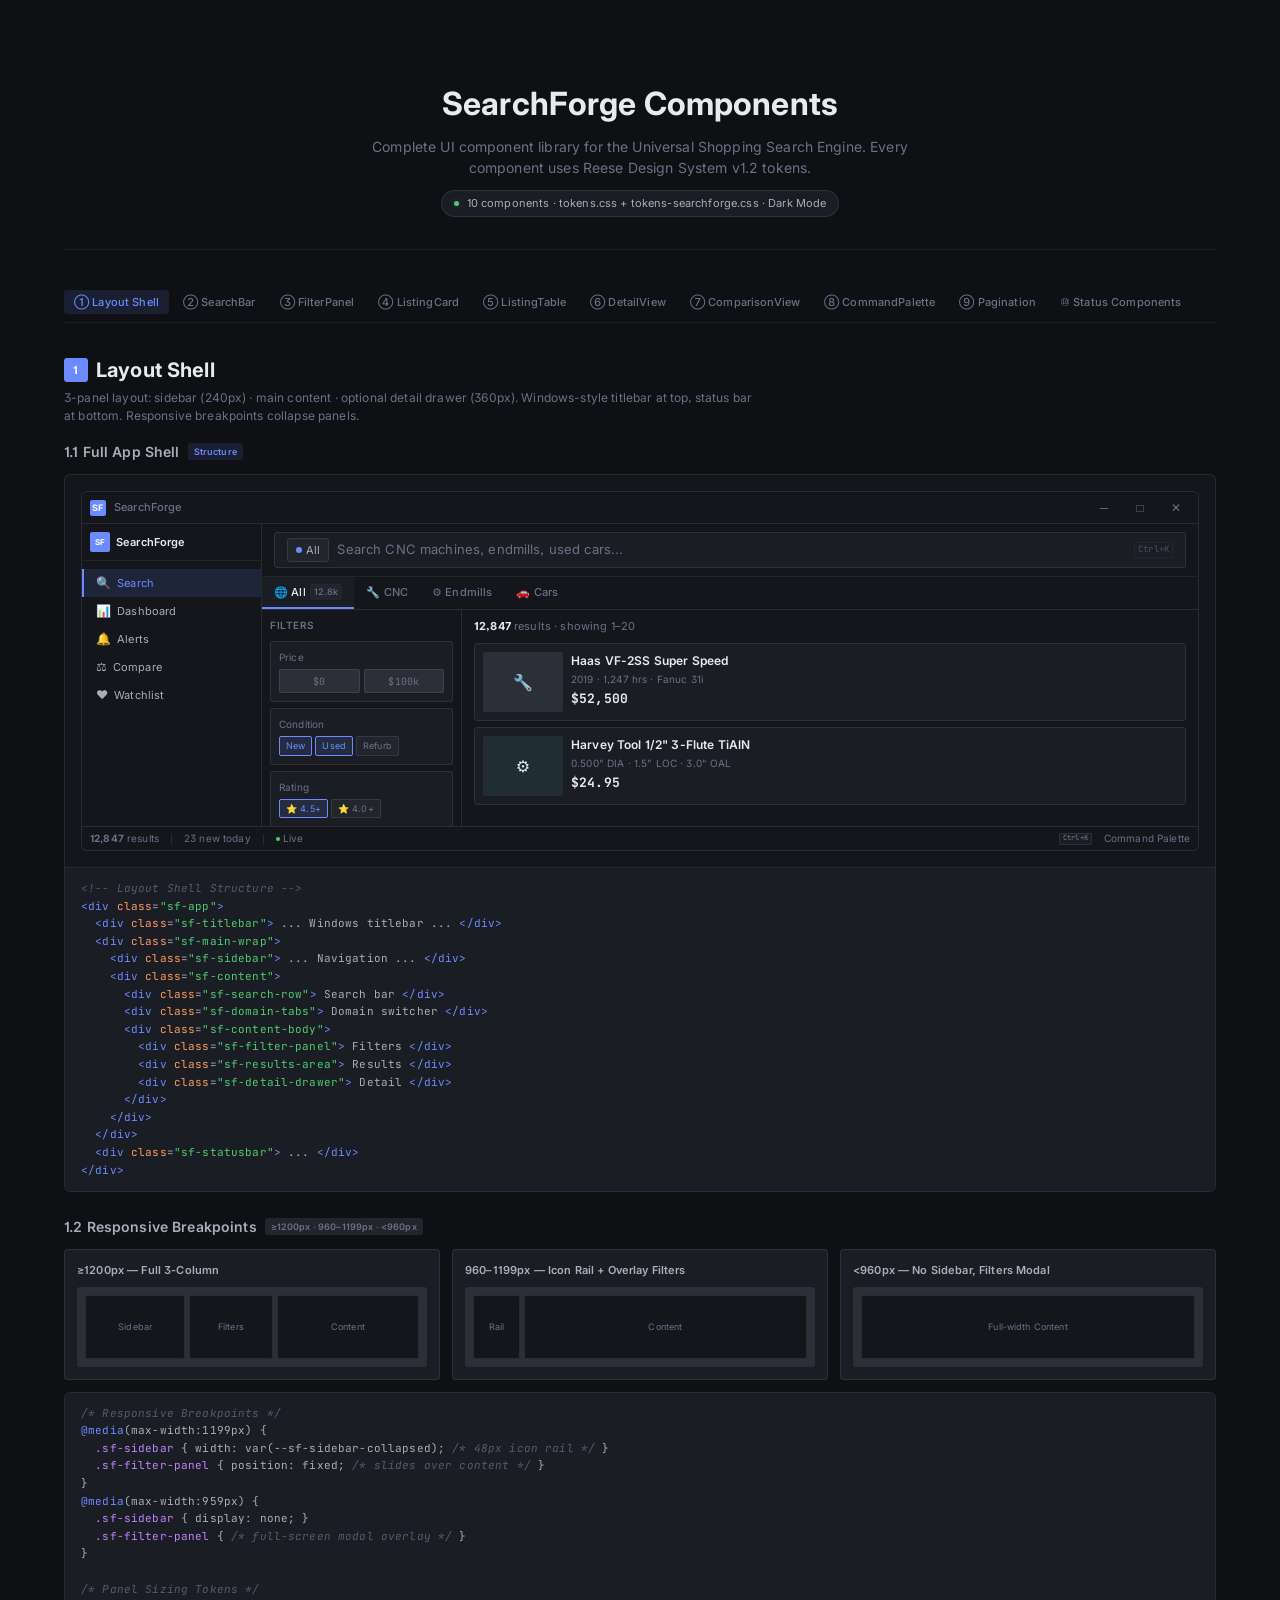
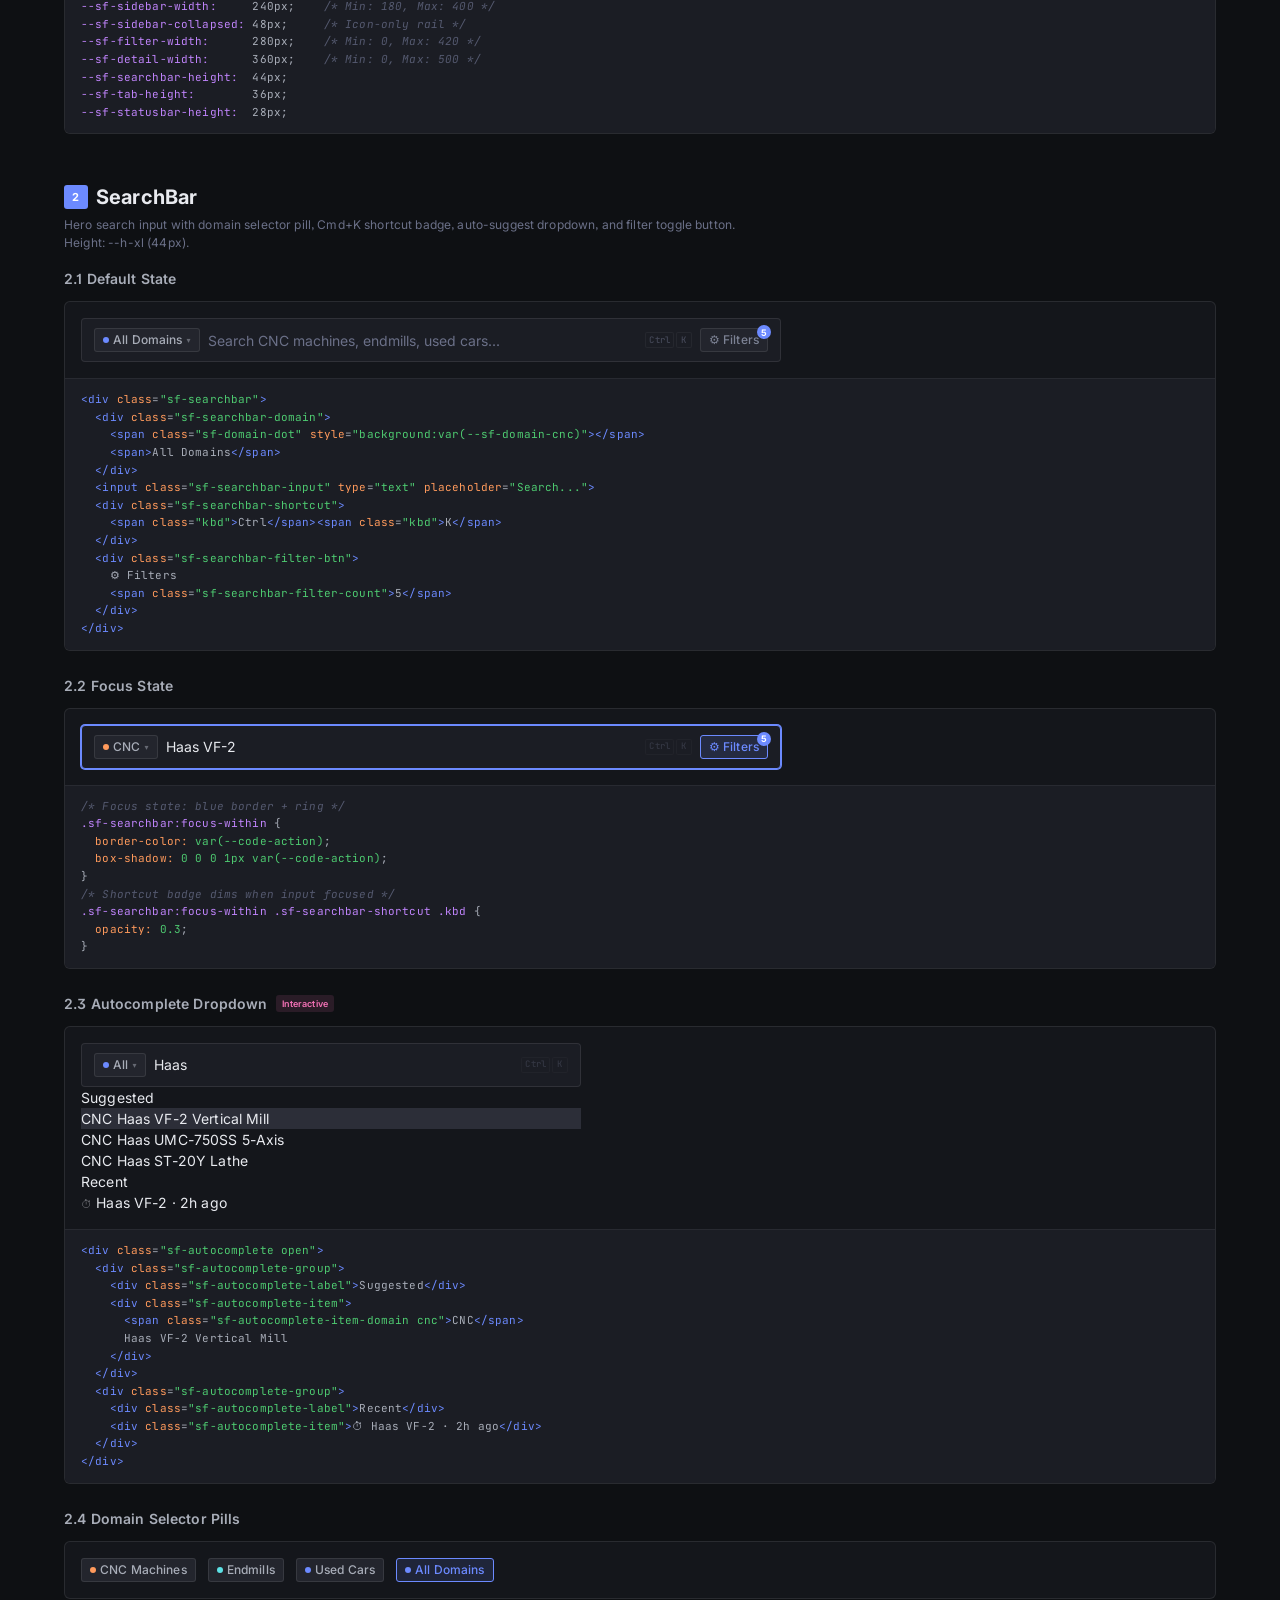
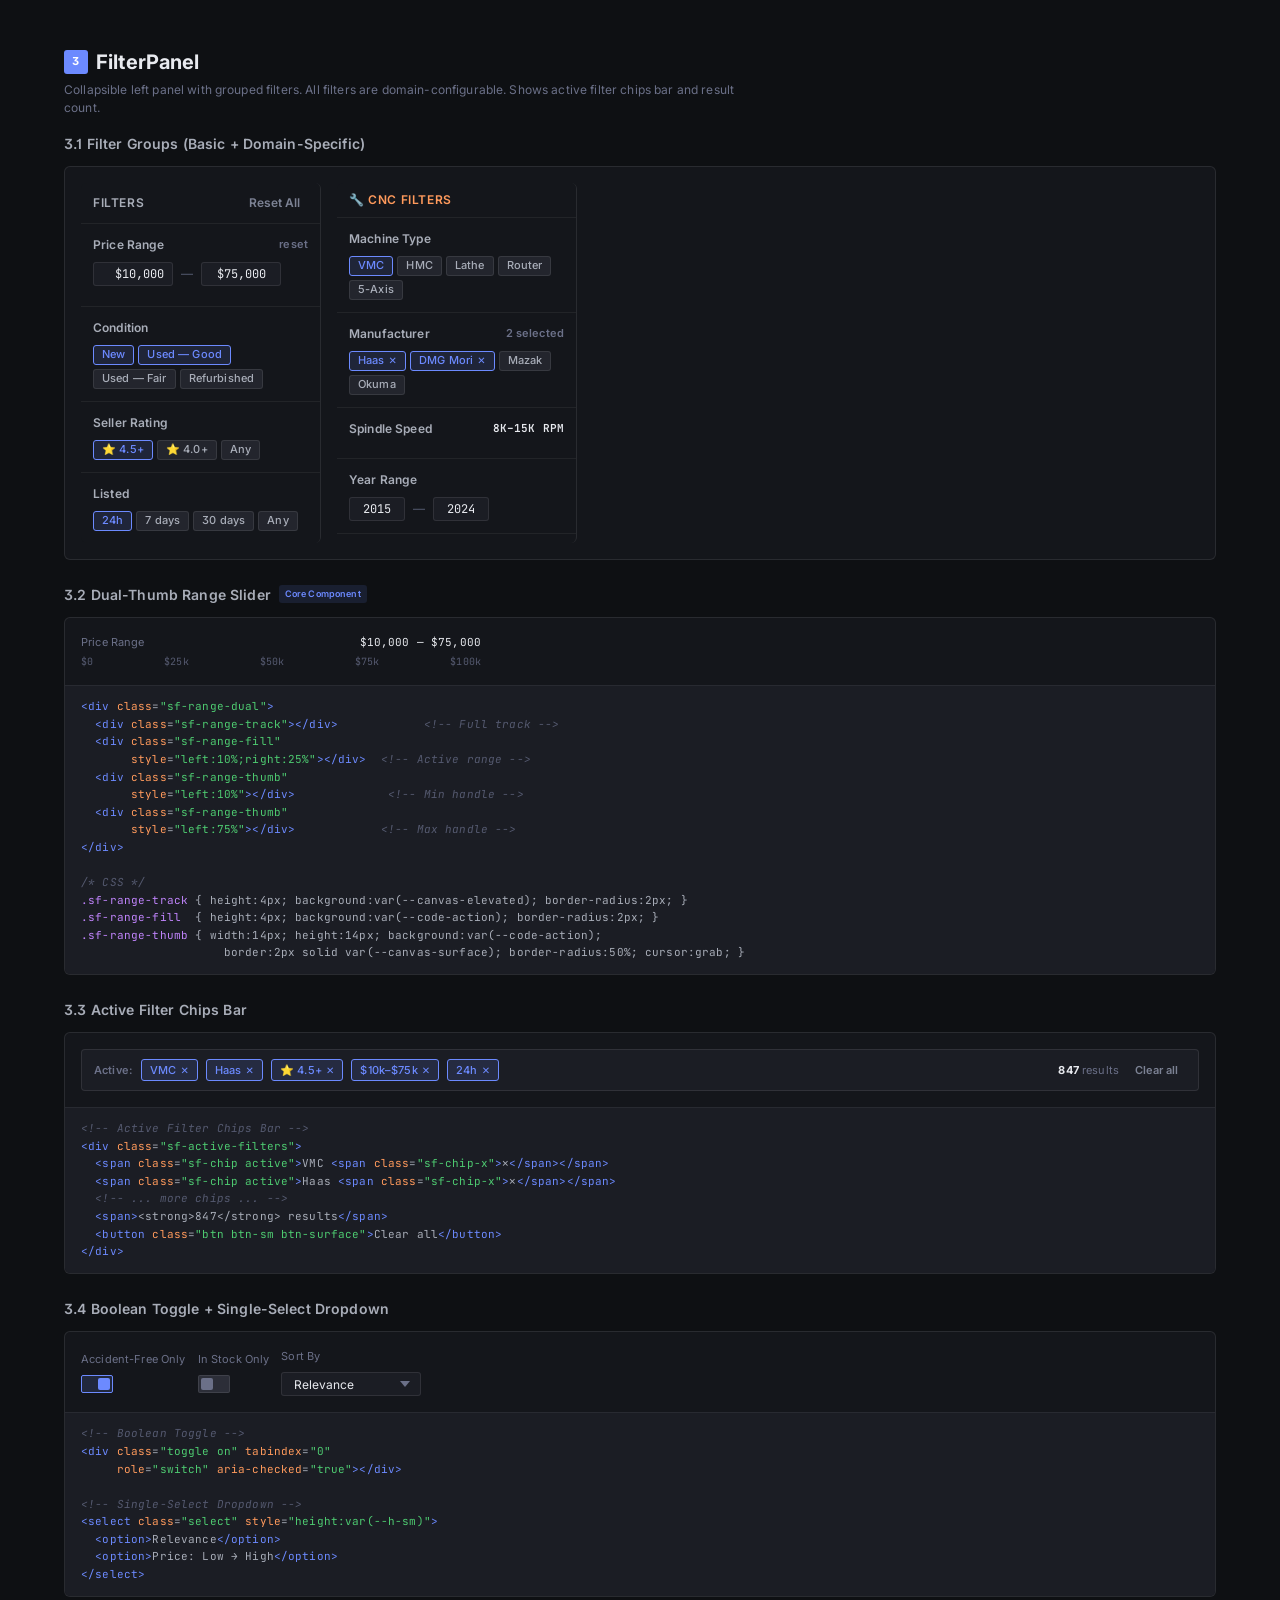
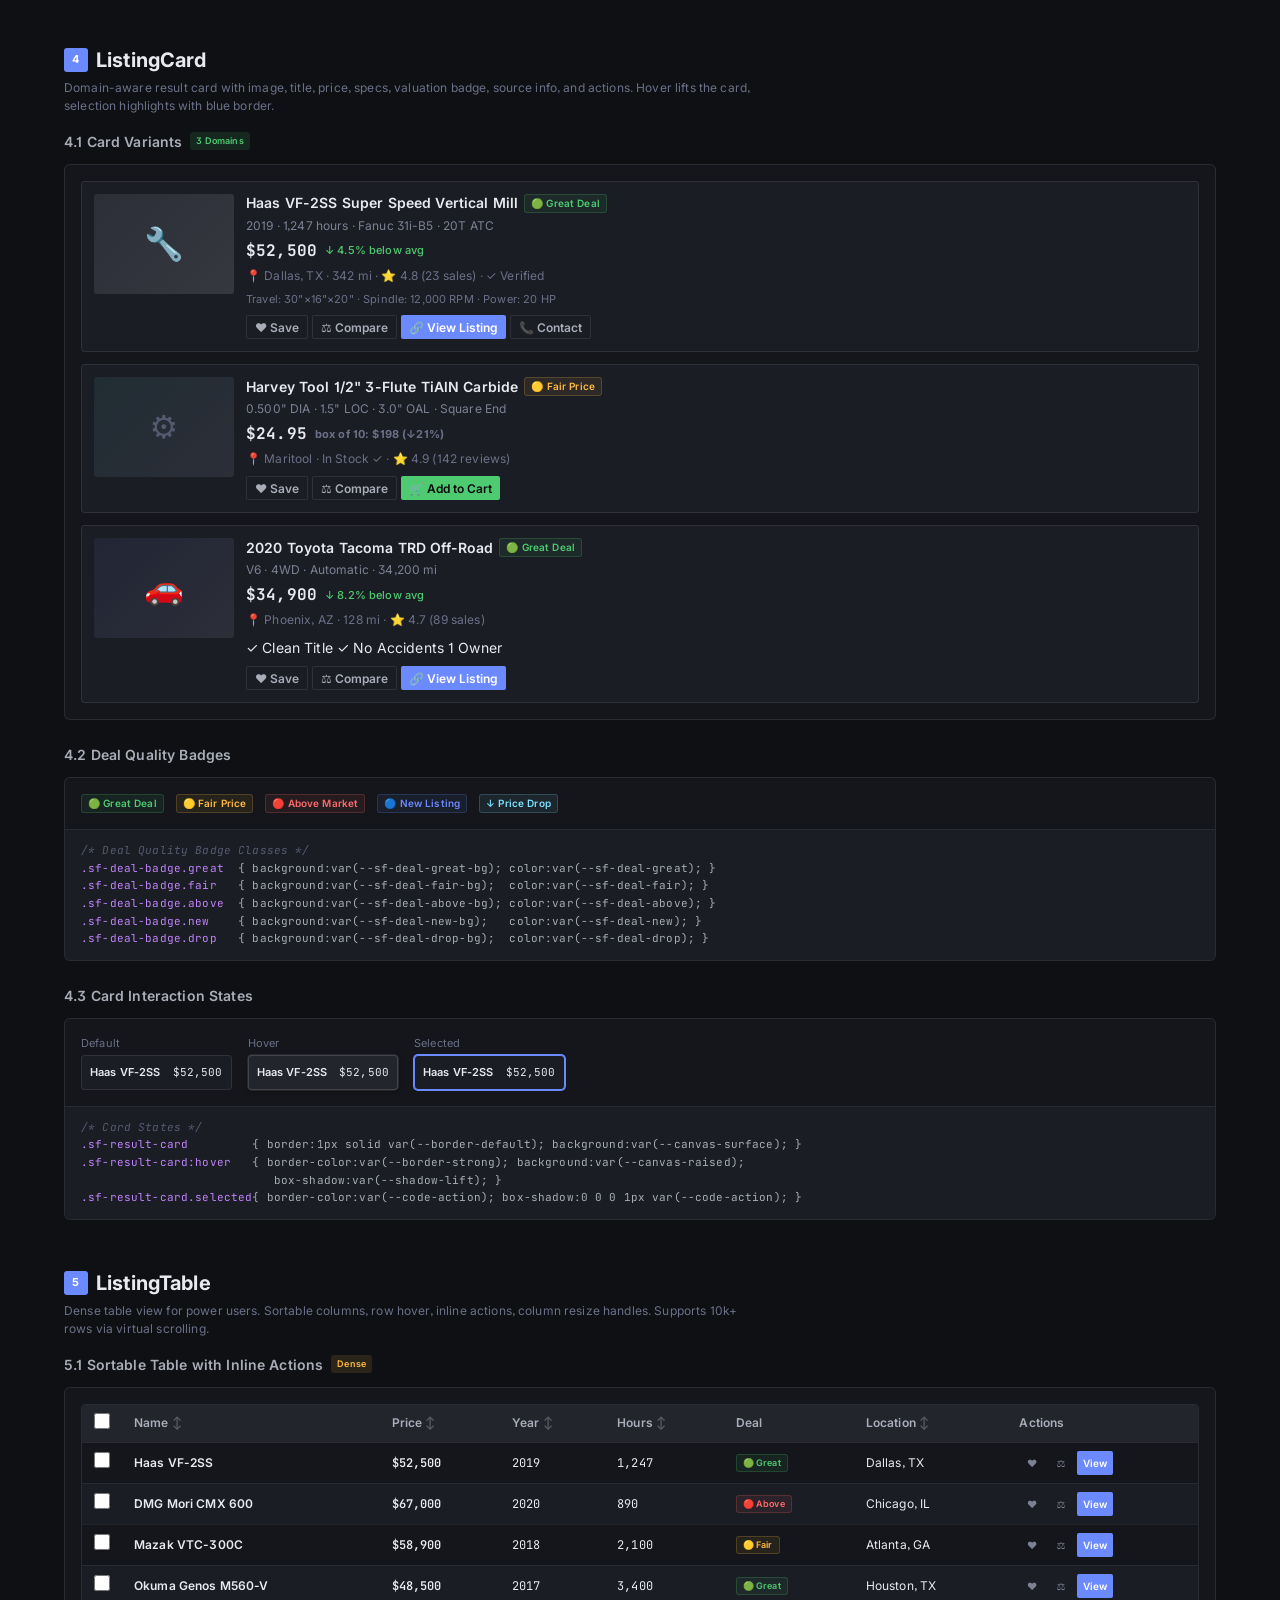
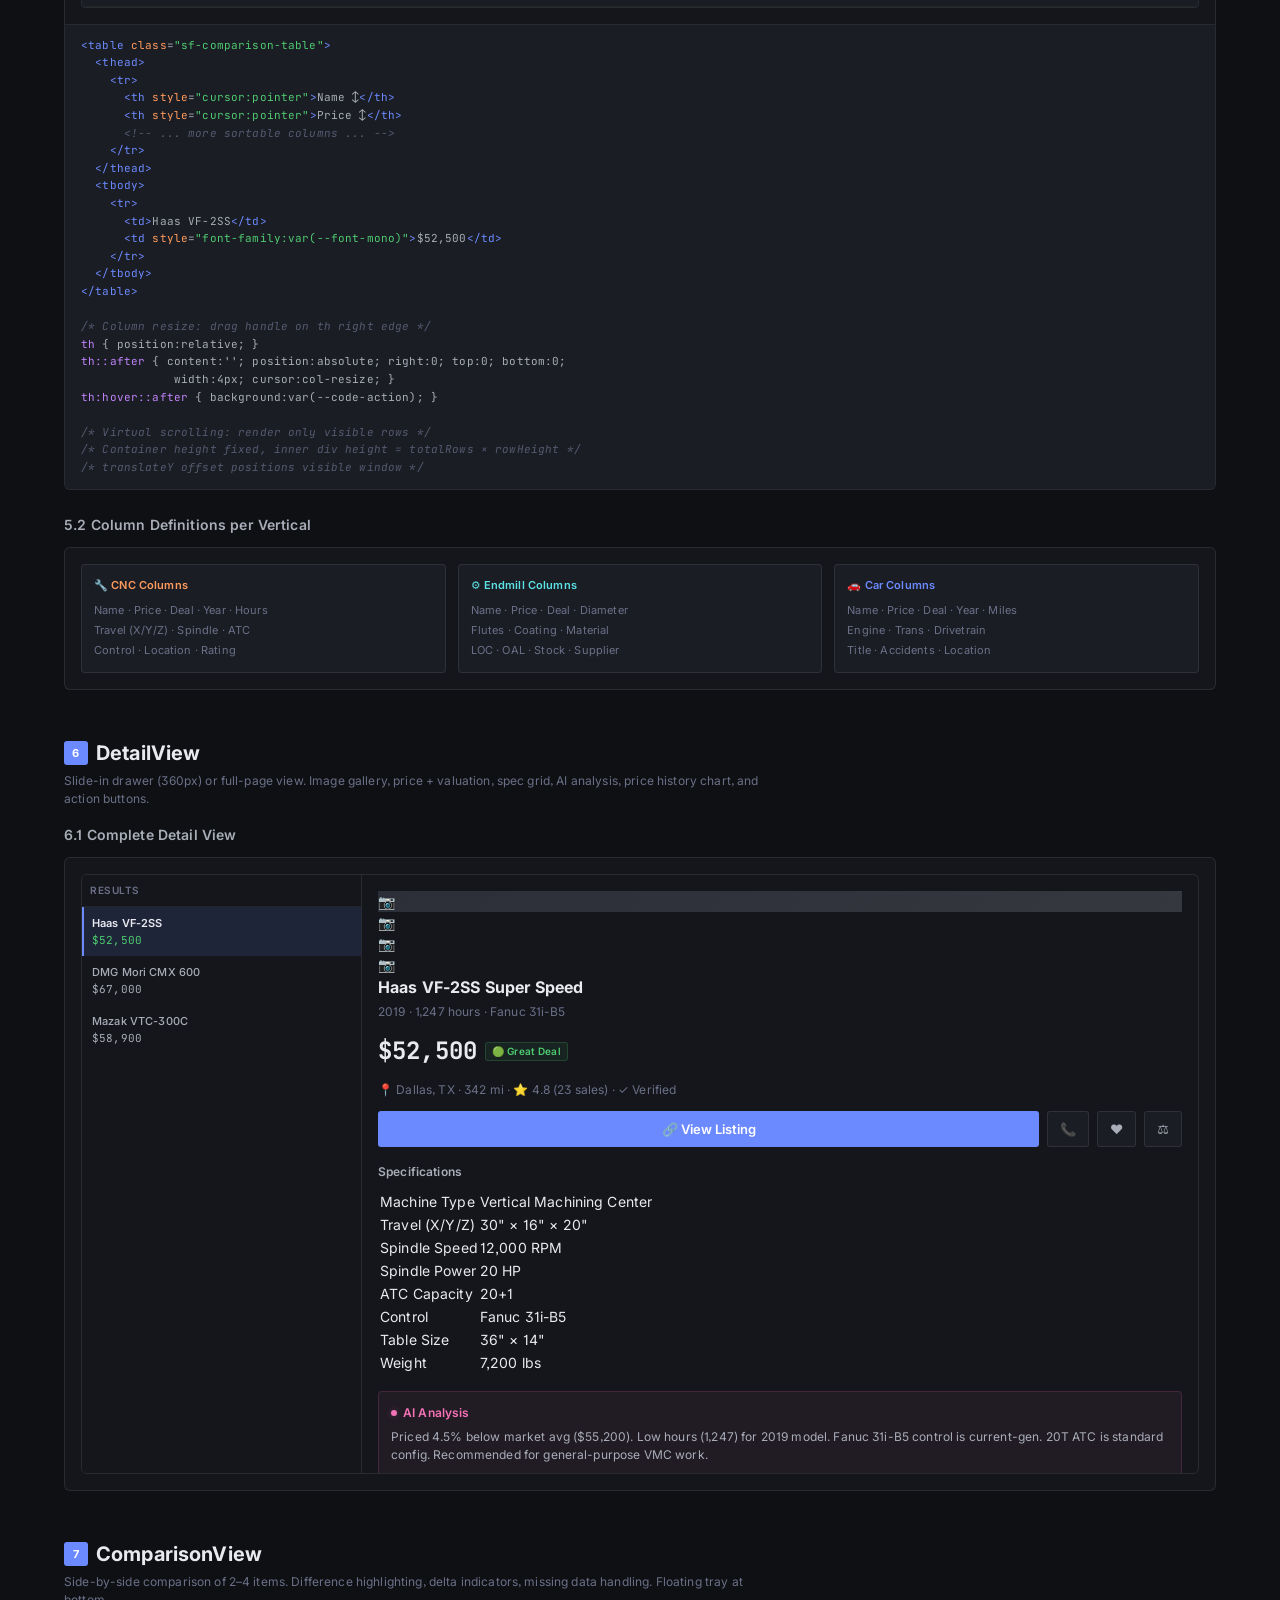
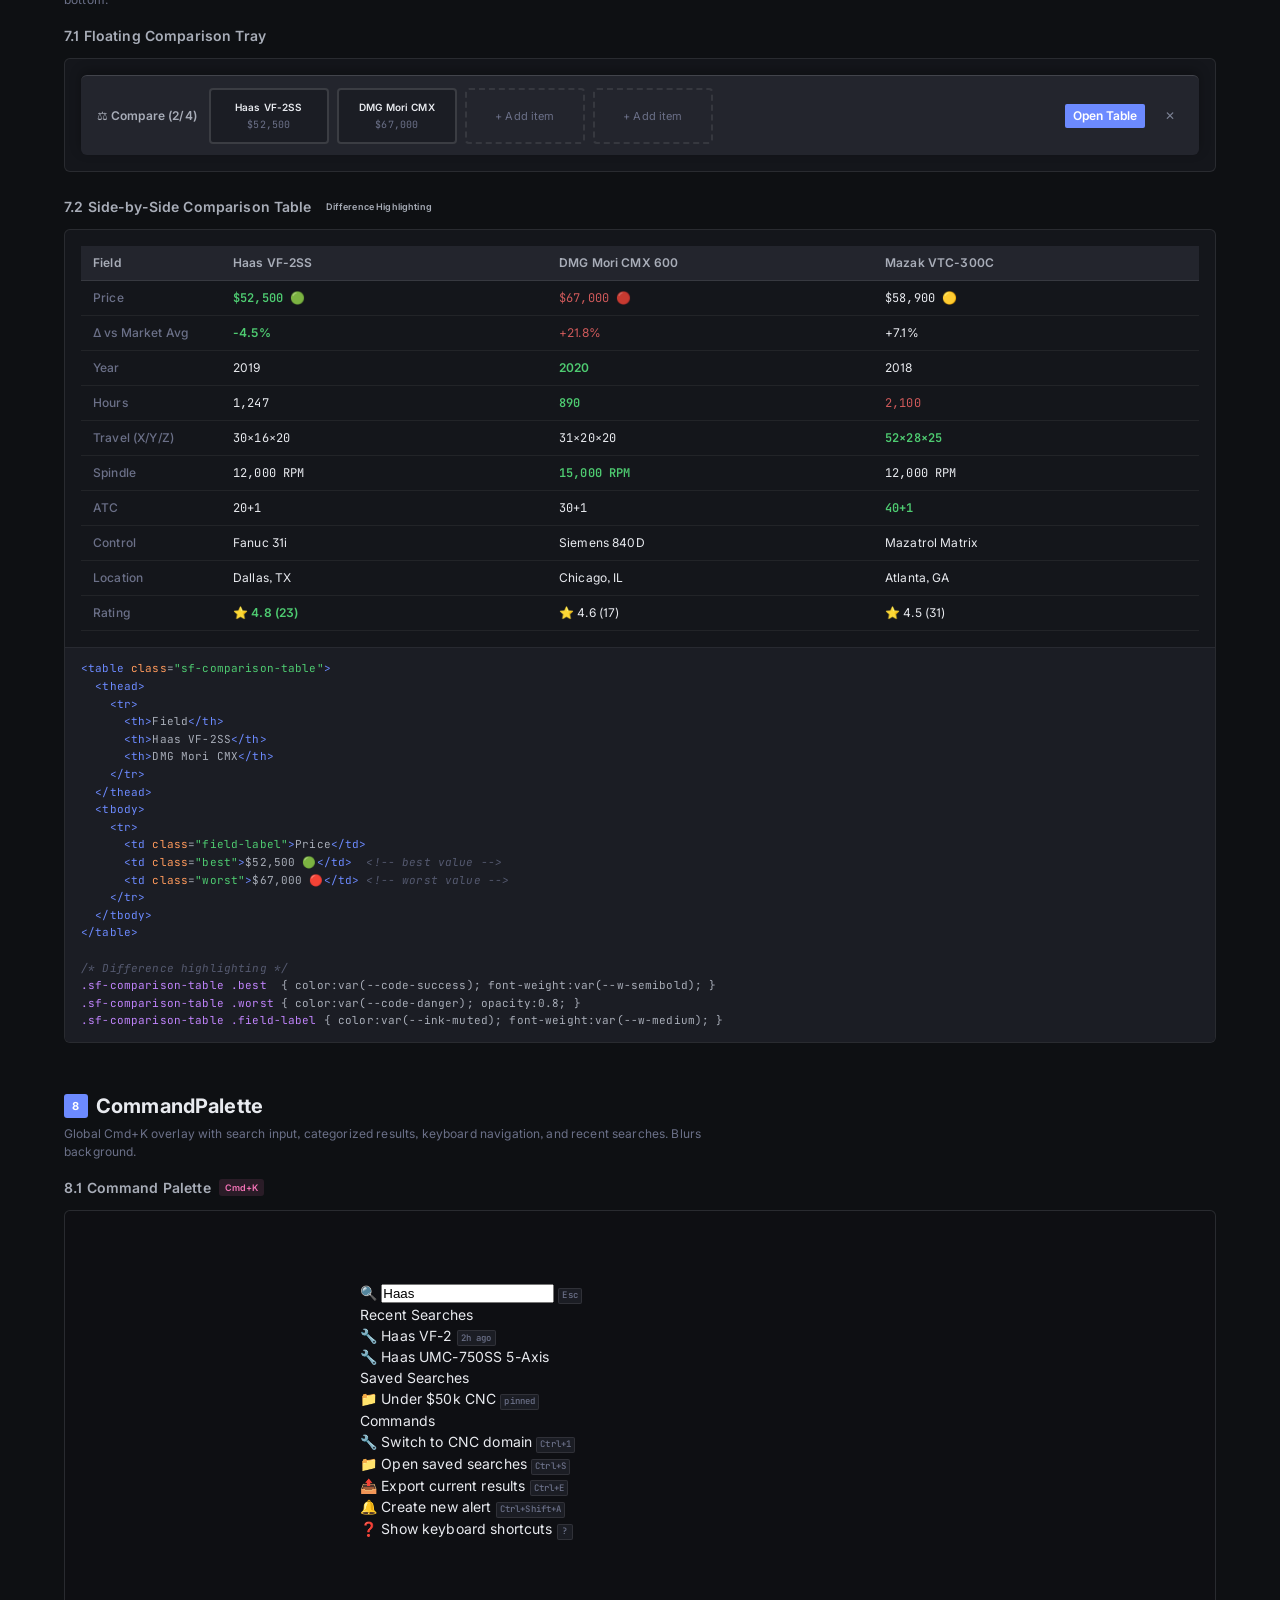
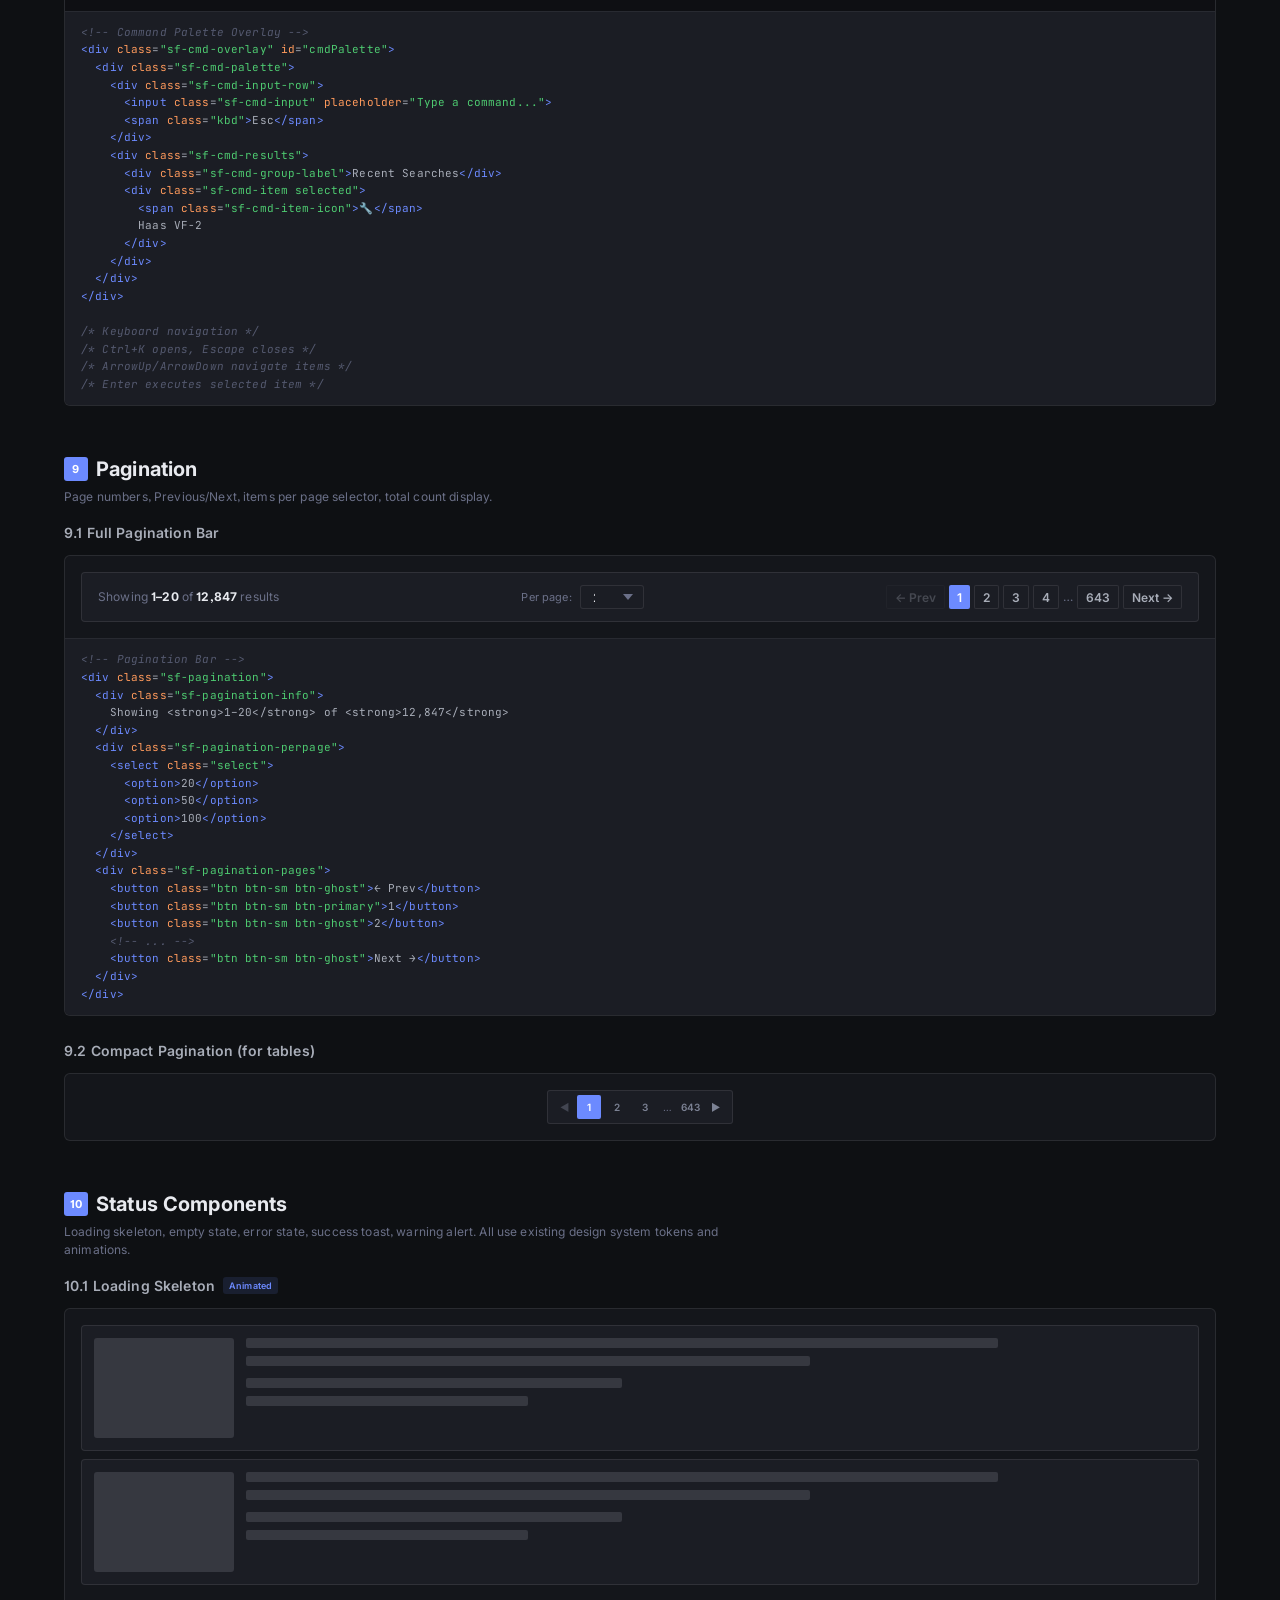
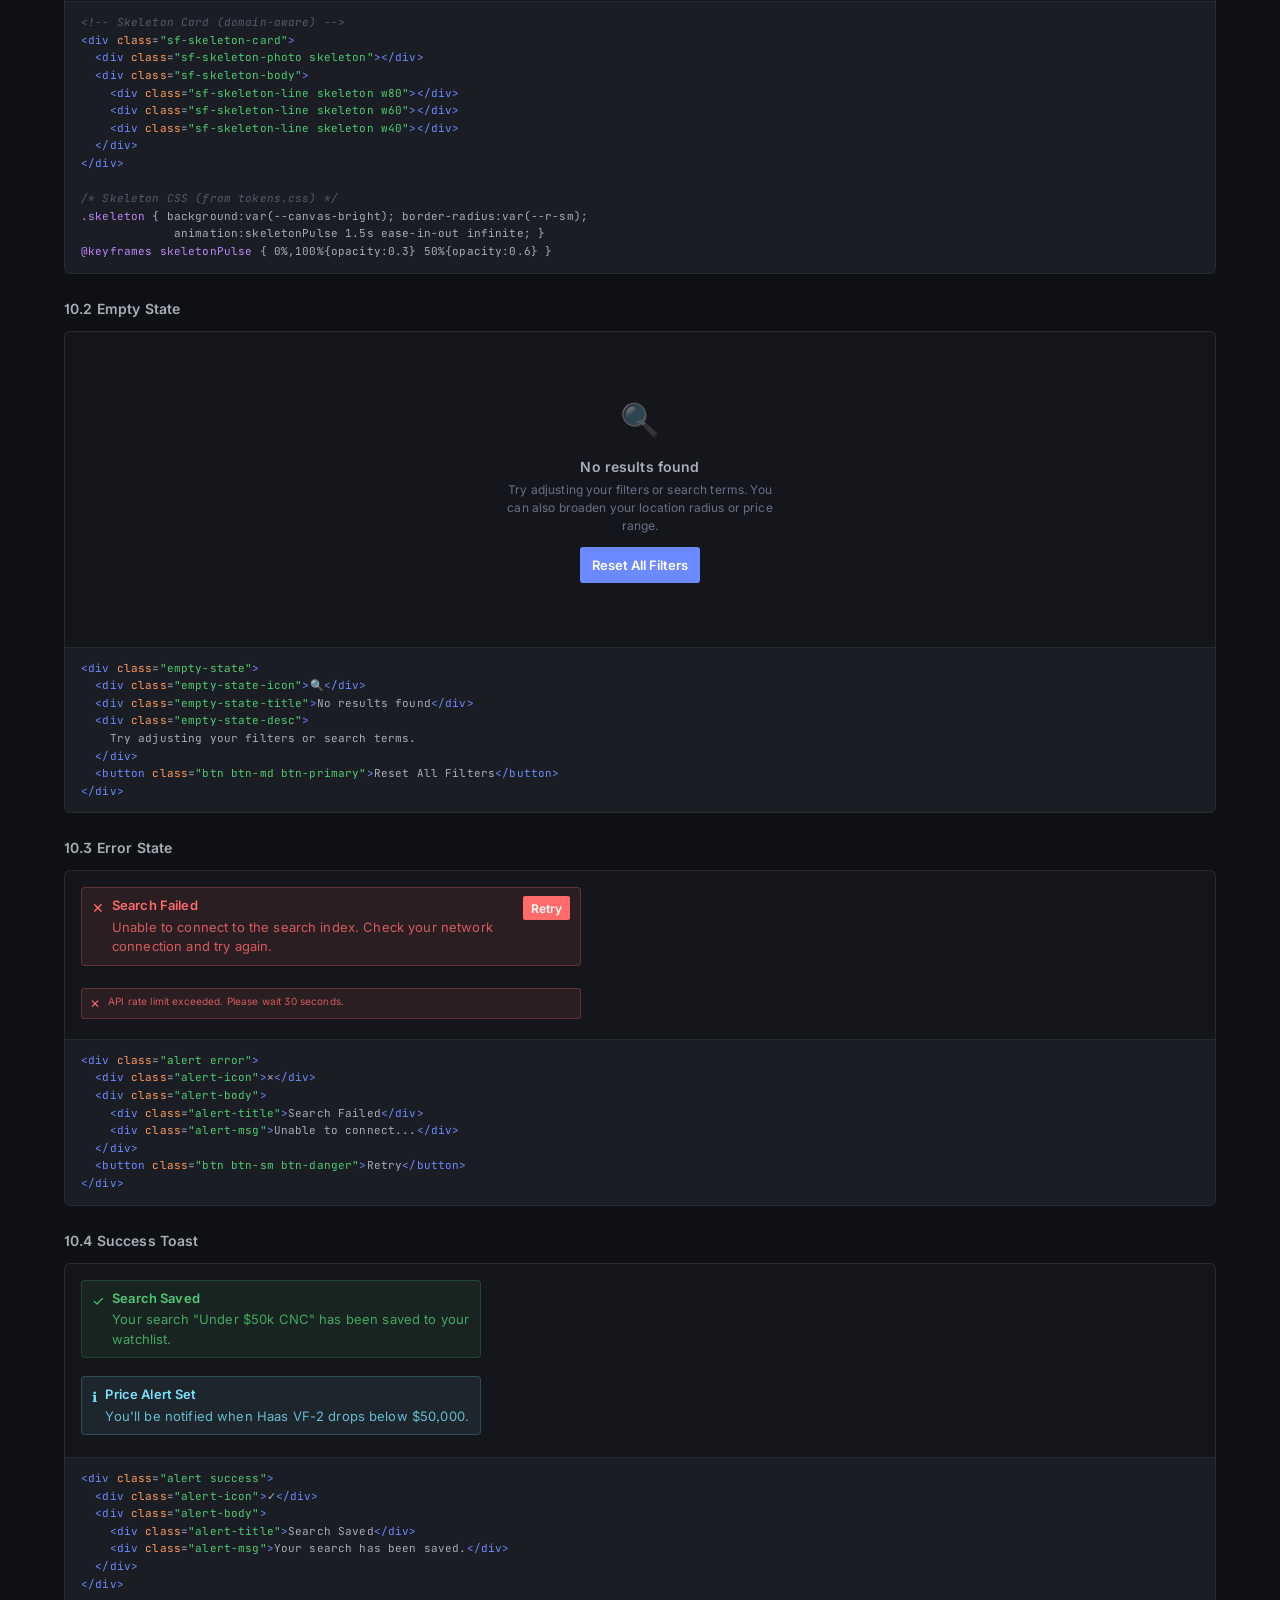
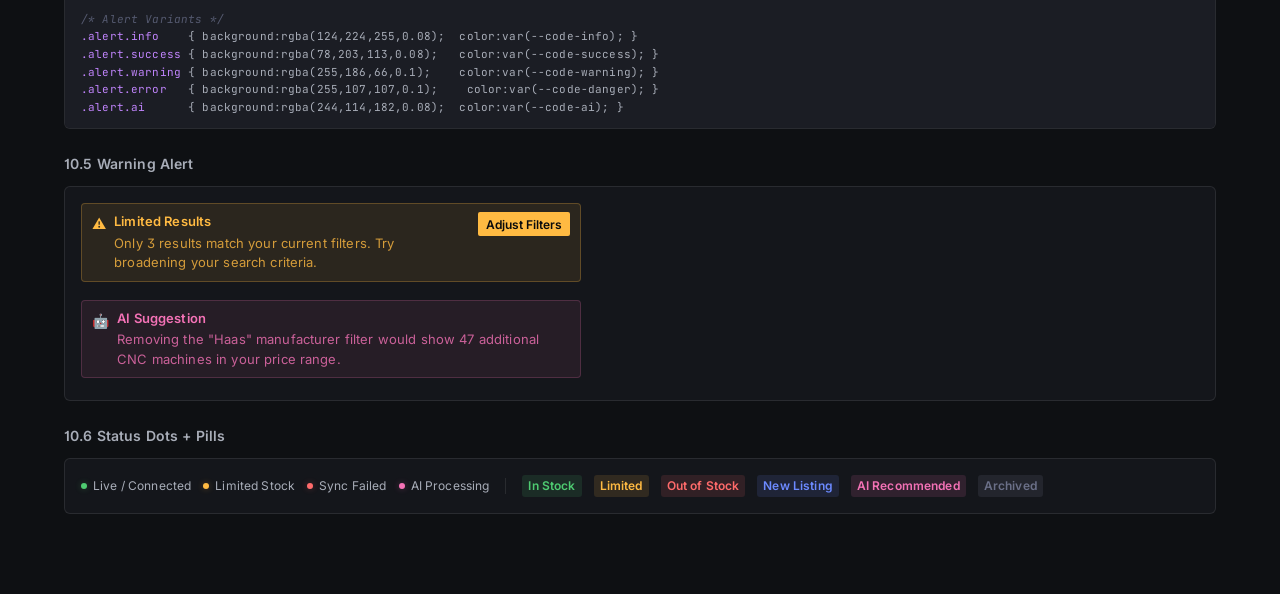
<file: components.html>
<!DOCTYPE html>
<html lang="en" class="dark">
<head>
  <meta charset="UTF-8">
  <meta name="viewport" content="width=device-width, initial-scale=1.0">
  <title>SearchForge — UI Component Reference Library</title>
  <link rel="stylesheet" href="tokens.css">
  <link rel="stylesheet" href="tokens-searchforge.css">
  <style>
    /* ── PAGE SHELL ─────────────────────────────────────────────── */
    html, body { height: 100%; }
    body {
      background: var(--canvas-void);
      color: var(--ink-primary);
      padding: 0;
      overflow-y: auto;
    }
    .comp-page {
      max-width: 1200px;
      margin: 0 auto;
      padding: var(--sp-6) var(--sp-5);
    }
    .comp-hero {
      text-align: center;
      padding: var(--sp-8) 0 var(--sp-6);
      border-bottom: 1px solid var(--border-subtle);
      margin-bottom: var(--sp-6);
    }
    .comp-hero h1 {
      font-size: var(--text-3xl);
      font-weight: var(--w-bold);
      color: var(--ink-primary);
      margin-bottom: var(--sp-2);
    }
    .comp-hero p {
      font-size: var(--text-md);
      color: var(--ink-muted);
      max-width: 600px;
      margin: 0 auto;
    }
    .comp-hero-badge {
      display: inline-flex;
      align-items: center;
      gap: var(--sp-2);
      margin-top: var(--sp-3);
      padding: 4px 12px;
      background: var(--canvas-surface);
      border: 1px solid var(--border-default);
      border-radius: var(--r-full);
      font-size: var(--text-xs);
      color: var(--ink-secondary);
    }
    .comp-hero-badge .status-dot { width: 5px; height: 5px; }

    /* ── NAVIGATION ──────────────────────────────────────────────── */
    .comp-nav {
      position: sticky;
      top: 0;
      z-index: 50;
      display: flex;
      flex-wrap: wrap;
      gap: var(--sp-1);
      padding: var(--sp-2) 0;
      margin-bottom: var(--sp-6);
      background: var(--canvas-void);
      border-bottom: 1px solid var(--border-subtle);
    }
    .comp-nav a {
      display: inline-flex;
      align-items: center;
      gap: 4px;
      padding: 4px 10px;
      font-size: var(--text-xs);
      font-weight: var(--w-medium);
      color: var(--ink-muted);
      text-decoration: none;
      border-radius: var(--r-sm);
      transition: all 80ms;
    }
    .comp-nav a:hover { background: var(--canvas-surface); color: var(--ink-primary); }
    .comp-nav a.active { background: var(--code-action-dim); color: var(--code-action); }

    /* ── SECTION ──────────────────────────────────────────────────── */
    .comp-section {
      margin-bottom: var(--sp-8);
      scroll-margin-top: 60px;
    }
    .comp-section-title {
      font-size: var(--text-xl);
      font-weight: var(--w-bold);
      color: var(--ink-primary);
      margin-bottom: var(--sp-1);
      display: flex;
      align-items: center;
      gap: var(--sp-2);
    }
    .comp-section-num {
      display: inline-flex;
      align-items: center;
      justify-content: center;
      width: 24px;
      height: 24px;
      background: var(--code-action);
      color: #fff;
      font-size: 11px;
      font-weight: var(--w-bold);
      border-radius: var(--r-sm);
      flex-shrink: 0;
    }
    .comp-section-desc {
      font-size: var(--text-sm);
      color: var(--ink-muted);
      margin-bottom: var(--sp-4);
      max-width: 700px;
    }
    .comp-subsection {
      margin-bottom: var(--sp-5);
    }
    .comp-subsection-title {
      font-size: var(--text-md);
      font-weight: var(--w-semibold);
      color: var(--ink-secondary);
      margin-bottom: var(--sp-3);
      display: flex;
      align-items: center;
      gap: var(--sp-2);
    }
    .comp-subsection-title .pill { font-size: 9px; }

    /* ── SHOWCASE CONTAINER ──────────────────────────────────────── */
    .comp-showcase {
      background: var(--canvas-base);
      border: 1px solid var(--border-default);
      border-radius: var(--r-lg);
      overflow: hidden;
      margin-bottom: var(--sp-4);
    }
    .comp-showcase-preview {
      padding: var(--sp-4);
      display: flex;
      flex-direction: column;
      gap: var(--sp-3);
    }
    .comp-showcase-preview.row {
      flex-direction: row;
      align-items: center;
      flex-wrap: wrap;
      gap: var(--sp-3);
    }
    .comp-showcase-preview.center {
      align-items: center;
      justify-content: center;
    }
    .comp-showcase-code {
      border-top: 1px solid var(--border-subtle);
      padding: var(--sp-3) var(--sp-4);
      background: var(--canvas-surface);
    }
    .comp-showcase-code pre {
      font-family: var(--font-mono);
      font-size: var(--text-xs);
      color: var(--ink-secondary);
      line-height: 1.6;
      overflow-x: auto;
      white-space: pre;
      margin: 0;
    }
    .comp-showcase-code .tag { color: var(--code-action); }
    .comp-showcase-code .attr { color: var(--code-tool); }
    .comp-showcase-code .val { color: var(--code-success); }
    .comp-showcase-code .cls { color: var(--code-accent); }
    .comp-showcase-code .cmt { color: var(--ink-ghost); font-style: italic; }

    /* ── RESPONSIVE BREAKPOINTS ──────────────────────────────────── */
    .bp-grid {
      display: grid;
      grid-template-columns: repeat(3, 1fr);
      gap: var(--sp-3);
    }
    .bp-card {
      background: var(--canvas-surface);
      border: 1px solid var(--border-default);
      border-radius: var(--r-md);
      padding: var(--sp-3);
    }
    .bp-label {
      font-size: var(--text-xs);
      font-weight: var(--w-semibold);
      color: var(--ink-secondary);
      margin-bottom: var(--sp-2);
    }
    .bp-mockup {
      background: var(--canvas-elevated);
      border-radius: var(--r-sm);
      padding: var(--sp-2);
      min-height: 80px;
      display: flex;
      gap: 4px;
      align-items: stretch;
    }
    .bp-panel {
      background: var(--canvas-base);
      border: 1px solid var(--border-default);
      border-radius: 2px;
      display: flex;
      align-items: center;
      justify-content: center;
      font-size: 9px;
      color: var(--ink-muted);
    }

    /* ── UTILITY ──────────────────────────────────────────────────── */
    .gap-row { display: flex; gap: var(--sp-3); flex-wrap: wrap; align-items: flex-start; }
    .w-full { width: 100%; }
    .max-w-sm { max-width: 340px; }
    .max-w-md { max-width: 500px; }
    .max-w-lg { max-width: 700px; }

    /* ── RESPONSIVE ───────────────────────────────────────────────── */
    @media(max-width:800px) {
      .comp-page { padding: var(--sp-4) var(--sp-3); }
      .bp-grid { grid-template-columns: 1fr; }
    }
  </style>
</head>
<body>

<div class="comp-page">

  <!-- ═══════════ HERO ═══════════ -->
  <div class="comp-hero">
    <h1>SearchForge Components</h1>
    <p>Complete UI component library for the Universal Shopping Search Engine.
       Every component uses Reese Design System v1.2 tokens.</p>
    <div class="comp-hero-badge">
      <span class="status-dot on"></span>
      10 components · tokens.css + tokens-searchforge.css · Dark Mode
    </div>
  </div>

  <!-- ═══════════ NAV ═══════════ -->
  <nav class="comp-nav" id="compNav">
    <a href="#s1">① Layout Shell</a>
    <a href="#s2">② SearchBar</a>
    <a href="#s3">③ FilterPanel</a>
    <a href="#s4">④ ListingCard</a>
    <a href="#s5">⑤ ListingTable</a>
    <a href="#s6">⑥ DetailView</a>
    <a href="#s7">⑦ ComparisonView</a>
    <a href="#s8">⑧ CommandPalette</a>
    <a href="#s9">⑨ Pagination</a>
    <a href="#s10">⑩ Status Components</a>
  </nav>


  <!-- ═══════════════════════════════════════════════════════════════
       1. LAYOUT SHELL
       ═══════════════════════════════════════════════════════════════ -->
  <section class="comp-section" id="s1">
    <div class="comp-section-title">
      <span class="comp-section-num">1</span>
      Layout Shell
    </div>
    <div class="comp-section-desc">
      3-panel layout: sidebar (240px) · main content · optional detail drawer (360px).
      Windows-style titlebar at top, status bar at bottom. Responsive breakpoints collapse panels.
    </div>

    <!-- 1.1 Full App Shell -->
    <div class="comp-subsection">
      <div class="comp-subsection-title">
        1.1 Full App Shell
        <span class="pill blue">Structure</span>
      </div>
      <div class="comp-showcase">
        <div class="comp-showcase-preview">
          <div style="background:var(--canvas-base);border:1px solid var(--border-default);border-radius:var(--r-lg);overflow:hidden;height:360px;display:flex;flex-direction:column">
            <!-- Titlebar -->
            <div style="height:32px;background:var(--canvas-base);border-bottom:1px solid var(--border-default);display:flex;align-items:center;padding:0 8px;gap:8px;flex-shrink:0">
              <div style="width:16px;height:16px;background:var(--code-action);border-radius:2px;display:flex;align-items:center;justify-content:center;font-size:9px;color:#fff;font-weight:700">SF</div>
              <span style="font-size:11px;color:var(--ink-muted);font-weight:500">SearchForge</span>
              <div style="flex:1"></div>
              <button style="width:28px;height:28px;display:flex;align-items:center;justify-content:center;color:var(--ink-muted);cursor:pointer;border:none;background:none;font-size:12px;border-radius:var(--r-xs)">─</button>
              <button style="width:28px;height:28px;display:flex;align-items:center;justify-content:center;color:var(--ink-muted);cursor:pointer;border:none;background:none;font-size:12px;border-radius:var(--r-xs)">□</button>
              <button style="width:28px;height:28px;display:flex;align-items:center;justify-content:center;color:var(--ink-muted);cursor:pointer;border:none;background:none;font-size:12px;border-radius:var(--r-xs)">✕</button>
            </div>
            <!-- Main Wrap -->
            <div style="flex:1;display:flex;min-height:0">
              <!-- Sidebar -->
              <div style="width:180px;background:var(--canvas-base);border-right:1px solid var(--border-default);display:flex;flex-direction:column;overflow-y:auto;flex-shrink:0">
                <div style="padding:8px;border-bottom:1px solid var(--border-subtle);display:flex;align-items:center;gap:6px">
                  <div style="width:20px;height:20px;background:var(--code-action);border-radius:2px;display:flex;align-items:center;justify-content:center;font-size:8px;color:#fff;font-weight:700">SF</div>
                  <span style="font-size:11px;font-weight:600;color:var(--ink-primary)">SearchForge</span>
                </div>
                <div style="padding:8px 0">
                  <div style="display:flex;align-items:center;gap:6px;padding:5px 12px;font-size:11px;color:var(--code-action);background:var(--code-action-dim);border-left:2px solid var(--code-action);cursor:pointer">
                    <span style="font-size:12px">🔍</span> Search
                  </div>
                  <div style="display:flex;align-items:center;gap:6px;padding:5px 12px;font-size:11px;color:var(--ink-secondary);cursor:pointer;border-left:2px solid transparent">
                    <span style="font-size:12px">📊</span> Dashboard
                  </div>
                  <div style="display:flex;align-items:center;gap:6px;padding:5px 12px;font-size:11px;color:var(--ink-secondary);cursor:pointer;border-left:2px solid transparent">
                    <span style="font-size:12px">🔔</span> Alerts
                  </div>
                  <div style="display:flex;align-items:center;gap:6px;padding:5px 12px;font-size:11px;color:var(--ink-secondary);cursor:pointer;border-left:2px solid transparent">
                    <span style="font-size:12px">⚖</span> Compare
                  </div>
                  <div style="display:flex;align-items:center;gap:6px;padding:5px 12px;font-size:11px;color:var(--ink-secondary);cursor:pointer;border-left:2px solid transparent">
                    <span style="font-size:12px">♥</span> Watchlist
                  </div>
                </div>
              </div>
              <!-- Content -->
              <div style="flex:1;display:flex;flex-direction:column;min-width:0">
                <!-- Search Bar -->
                <div style="padding:8px 12px;border-bottom:1px solid var(--border-subtle);background:var(--canvas-base)">
                  <div style="display:flex;align-items:center;height:36px;background:var(--canvas-surface);border:1px solid var(--border-default);border-radius:var(--r-md);padding:0 12px;gap:8px">
                    <div style="display:flex;align-items:center;gap:4px;padding:2px 8px;height:24px;background:var(--canvas-raised);border:1px solid var(--border-default);border-radius:var(--r-sm);font-size:11px;color:var(--ink-secondary)">
                      <span style="width:6px;height:6px;border-radius:50%;background:var(--code-action)"></span>
                      All
                    </div>
                    <div style="flex:1;font-size:13px;color:var(--ink-muted)">Search CNC machines, endmills, used cars...</div>
                    <span class="kbd" style="opacity:0.5">Ctrl+K</span>
                  </div>
                </div>
                <!-- Domain Tabs -->
                <div style="display:flex;border-bottom:1px solid var(--border-default);background:var(--canvas-base)">
                  <div style="display:flex;align-items:center;gap:4px;padding:0 12px;height:32px;font-size:11px;font-weight:500;color:var(--ink-primary);border-bottom:2px solid var(--code-action);background:var(--canvas-surface)">🌐 All <span style="font-size:9px;padding:1px 4px;background:var(--canvas-raised);border-radius:2px;color:var(--ink-muted)">12.8k</span></div>
                  <div style="display:flex;align-items:center;gap:4px;padding:0 12px;height:32px;font-size:11px;font-weight:500;color:var(--ink-muted);border-bottom:2px solid transparent">🔧 CNC</div>
                  <div style="display:flex;align-items:center;gap:4px;padding:0 12px;height:32px;font-size:11px;font-weight:500;color:var(--ink-muted);border-bottom:2px solid transparent">⚙ Endmills</div>
                  <div style="display:flex;align-items:center;gap:4px;padding:0 12px;height:32px;font-size:11px;font-weight:500;color:var(--ink-muted);border-bottom:2px solid transparent">🚗 Cars</div>
                </div>
                <!-- Body: Filter + Content -->
                <div style="flex:1;display:flex;min-height:0">
                  <!-- Filters -->
                  <div style="width:200px;background:var(--canvas-base);border-right:1px solid var(--border-default);padding:8px;overflow-y:auto;flex-shrink:0">
                    <div style="font-size:10px;font-weight:600;color:var(--ink-muted);text-transform:uppercase;letter-spacing:0.05em;margin-bottom:8px">Filters</div>
                    <div style="background:var(--canvas-surface);border:1px solid var(--border-default);border-radius:var(--r-sm);padding:8px;margin-bottom:6px">
                      <div style="font-size:10px;color:var(--ink-muted);margin-bottom:4px">Price</div>
                      <div style="display:flex;gap:4px">
                        <div style="flex:1;height:24px;background:var(--canvas-elevated);border:1px solid var(--border-default);border-radius:2px;display:flex;align-items:center;justify-content:center;font-size:10px;color:var(--ink-muted);font-family:var(--font-mono)">$0</div>
                        <div style="flex:1;height:24px;background:var(--canvas-elevated);border:1px solid var(--border-default);border-radius:2px;display:flex;align-items:center;justify-content:center;font-size:10px;color:var(--ink-muted);font-family:var(--font-mono)">$100k</div>
                      </div>
                    </div>
                    <div style="background:var(--canvas-surface);border:1px solid var(--border-default);border-radius:var(--r-sm);padding:8px;margin-bottom:6px">
                      <div style="font-size:10px;color:var(--ink-muted);margin-bottom:4px">Condition</div>
                      <div style="display:flex;flex-wrap:wrap;gap:3px">
                        <span style="padding:2px 6px;background:var(--code-action-dim);border:1px solid var(--code-action);border-radius:2px;font-size:9px;color:var(--code-action)">New</span>
                        <span style="padding:2px 6px;background:var(--code-action-dim);border:1px solid var(--code-action);border-radius:2px;font-size:9px;color:var(--code-action)">Used</span>
                        <span style="padding:2px 6px;background:var(--canvas-raised);border:1px solid var(--border-default);border-radius:2px;font-size:9px;color:var(--ink-muted)">Refurb</span>
                      </div>
                    </div>
                    <div style="background:var(--canvas-surface);border:1px solid var(--border-default);border-radius:var(--r-sm);padding:8px">
                      <div style="font-size:10px;color:var(--ink-muted);margin-bottom:4px">Rating</div>
                      <div style="display:flex;flex-wrap:wrap;gap:3px">
                        <span style="padding:2px 6px;background:var(--code-action-dim);border:1px solid var(--code-action);border-radius:2px;font-size:9px;color:var(--code-action)">⭐ 4.5+</span>
                        <span style="padding:2px 6px;background:var(--canvas-raised);border:1px solid var(--border-default);border-radius:2px;font-size:9px;color:var(--ink-muted)">⭐ 4.0+</span>
                      </div>
                    </div>
                  </div>
                  <!-- Results -->
                  <div style="flex:1;overflow-y:auto;padding:8px 12px;min-width:0">
                    <div style="font-size:11px;color:var(--ink-muted);margin-bottom:8px"><strong style="color:var(--ink-primary)">12,847</strong> results · showing 1–20</div>
                    <div style="display:flex;flex-direction:column;gap:6px">
                      <div style="display:flex;gap:8px;padding:8px;background:var(--canvas-surface);border:1px solid var(--border-default);border-radius:var(--r-md)">
                        <div style="width:80px;height:60px;background:var(--canvas-elevated);border-radius:2px;flex-shrink:0;display:flex;align-items:center;justify-content:center;font-size:16px">🔧</div>
                        <div style="flex:1;min-width:0;display:flex;flex-direction:column;gap:2px">
                          <div style="font-size:12px;font-weight:600;color:var(--ink-primary)">Haas VF-2SS Super Speed</div>
                          <div style="font-size:10px;color:var(--ink-muted)">2019 · 1,247 hrs · Fanuc 31i</div>
                          <div style="font-size:13px;font-weight:700;color:var(--ink-primary);font-family:var(--font-mono)">$52,500</div>
                        </div>
                      </div>
                      <div style="display:flex;gap:8px;padding:8px;background:var(--canvas-surface);border:1px solid var(--border-default);border-radius:var(--r-md)">
                        <div style="width:80px;height:60px;background:rgba(92,225,230,0.08);border-radius:2px;flex-shrink:0;display:flex;align-items:center;justify-content:center;font-size:16px">⚙</div>
                        <div style="flex:1;min-width:0;display:flex;flex-direction:column;gap:2px">
                          <div style="font-size:12px;font-weight:600;color:var(--ink-primary)">Harvey Tool 1/2" 3-Flute TiAlN</div>
                          <div style="font-size:10px;color:var(--ink-muted)">0.500" DIA · 1.5" LOC · 3.0" OAL</div>
                          <div style="font-size:13px;font-weight:700;color:var(--ink-primary);font-family:var(--font-mono)">$24.95</div>
                        </div>
                      </div>
                    </div>
                  </div>
                </div>
              </div>
            </div>
            <!-- Status Bar -->
            <div style="height:24px;background:var(--canvas-base);border-top:1px solid var(--border-default);display:flex;align-items:center;padding:0 8px;gap:12px;font-size:10px;color:var(--ink-muted);flex-shrink:0">
              <span><strong>12,847</strong> results</span>
              <span style="width:1px;height:10px;background:var(--border-default)"></span>
              <span>23 new today</span>
              <span style="width:1px;height:10px;background:var(--border-default)"></span>
              <span style="display:flex;align-items:center;gap:3px"><span class="status-dot on" style="width:4px;height:4px"></span> Live</span>
              <div style="flex:1"></div>
              <span class="kbd" style="font-size:7px;height:12px">Ctrl+K</span> Command Palette
            </div>
          </div>
        </div>
        <div class="comp-showcase-code">
<pre><span class="cmt">&lt;!-- Layout Shell Structure --&gt;</span>
<span class="tag">&lt;div</span> <span class="attr">class</span>=<span class="val">"sf-app"</span><span class="tag">&gt;</span>
  <span class="tag">&lt;div</span> <span class="attr">class</span>=<span class="val">"sf-titlebar"</span><span class="tag">&gt;</span> ... Windows titlebar ... <span class="tag">&lt;/div&gt;</span>
  <span class="tag">&lt;div</span> <span class="attr">class</span>=<span class="val">"sf-main-wrap"</span><span class="tag">&gt;</span>
    <span class="tag">&lt;div</span> <span class="attr">class</span>=<span class="val">"sf-sidebar"</span><span class="tag">&gt;</span> ... Navigation ... <span class="tag">&lt;/div&gt;</span>
    <span class="tag">&lt;div</span> <span class="attr">class</span>=<span class="val">"sf-content"</span><span class="tag">&gt;</span>
      <span class="tag">&lt;div</span> <span class="attr">class</span>=<span class="val">"sf-search-row"</span><span class="tag">&gt;</span> Search bar <span class="tag">&lt;/div&gt;</span>
      <span class="tag">&lt;div</span> <span class="attr">class</span>=<span class="val">"sf-domain-tabs"</span><span class="tag">&gt;</span> Domain switcher <span class="tag">&lt;/div&gt;</span>
      <span class="tag">&lt;div</span> <span class="attr">class</span>=<span class="val">"sf-content-body"</span><span class="tag">&gt;</span>
        <span class="tag">&lt;div</span> <span class="attr">class</span>=<span class="val">"sf-filter-panel"</span><span class="tag">&gt;</span> Filters <span class="tag">&lt;/div&gt;</span>
        <span class="tag">&lt;div</span> <span class="attr">class</span>=<span class="val">"sf-results-area"</span><span class="tag">&gt;</span> Results <span class="tag">&lt;/div&gt;</span>
        <span class="tag">&lt;div</span> <span class="attr">class</span>=<span class="val">"sf-detail-drawer"</span><span class="tag">&gt;</span> Detail <span class="tag">&lt;/div&gt;</span>
      <span class="tag">&lt;/div&gt;</span>
    <span class="tag">&lt;/div&gt;</span>
  <span class="tag">&lt;/div&gt;</span>
  <span class="tag">&lt;div</span> <span class="attr">class</span>=<span class="val">"sf-statusbar"</span><span class="tag">&gt;</span> ... <span class="tag">&lt;/div&gt;</span>
<span class="tag">&lt;/div&gt;</span></pre>
        </div>
      </div>
    </div>

    <!-- 1.2 Responsive Breakpoints -->
    <div class="comp-subsection">
      <div class="comp-subsection-title">
        1.2 Responsive Breakpoints
        <span class="pill muted">≥1200px · 960–1199px · &lt;960px</span>
      </div>
      <div class="bp-grid">
        <div class="bp-card">
          <div class="bp-label">≥1200px — Full 3-Column</div>
          <div class="bp-mockup">
            <div class="bp-panel" style="width:30%">Sidebar</div>
            <div class="bp-panel" style="width:25%">Filters</div>
            <div class="bp-panel" style="flex:1">Content</div>
          </div>
        </div>
        <div class="bp-card">
          <div class="bp-label">960–1199px — Icon Rail + Overlay Filters</div>
          <div class="bp-mockup">
            <div class="bp-panel" style="width:14%"> Rail</div>
            <div class="bp-panel" style="flex:1">Content</div>
          </div>
        </div>
        <div class="bp-card">
          <div class="bp-label">&lt;960px — No Sidebar, Filters Modal</div>
          <div class="bp-mockup">
            <div class="bp-panel" style="flex:1">Full-width Content</div>
          </div>
        </div>
      </div>
      <div class="comp-showcase" style="margin-top:var(--sp-3)">
        <div class="comp-showcase-code" style="border-top:none">
<pre><span class="cmt">/* Responsive Breakpoints */</span>
<span class="tag">@media</span>(max-width:1199px) {
  <span class="cls">.sf-sidebar</span> { width: var(--sf-sidebar-collapsed); <span class="cmt">/* 48px icon rail */</span> }
  <span class="cls">.sf-filter-panel</span> { position: fixed; <span class="cmt">/* slides over content */</span> }
}
<span class="tag">@media</span>(max-width:959px) {
  <span class="cls">.sf-sidebar</span> { display: none; }
  <span class="cls">.sf-filter-panel</span> { <span class="cmt">/* full-screen modal overlay */</span> }
}

<span class="cmt">/* Panel Sizing Tokens */</span>
<span class="cls">--sf-sidebar-width:</span>     240px;    <span class="cmt">/* Min: 180, Max: 400 */</span>
<span class="cls">--sf-sidebar-collapsed:</span> 48px;     <span class="cmt">/* Icon-only rail */</span>
<span class="cls">--sf-filter-width:</span>      280px;    <span class="cmt">/* Min: 0, Max: 420 */</span>
<span class="cls">--sf-detail-width:</span>      360px;    <span class="cmt">/* Min: 0, Max: 500 */</span>
<span class="cls">--sf-searchbar-height:</span>  44px;
<span class="cls">--sf-tab-height:</span>        36px;
<span class="cls">--sf-statusbar-height:</span>  28px;</pre>
        </div>
      </div>
    </div>
  </section>


  <!-- ═══════════════════════════════════════════════════════════════
       2. SEARCHBAR COMPONENT
       ═══════════════════════════════════════════════════════════════ -->
  <section class="comp-section" id="s2">
    <div class="comp-section-title">
      <span class="comp-section-num">2</span>
      SearchBar
    </div>
    <div class="comp-section-desc">
      Hero search input with domain selector pill, Cmd+K shortcut badge, auto-suggest dropdown,
      and filter toggle button. Height: --h-xl (44px).
    </div>

    <!-- 2.1 Default State -->
    <div class="comp-subsection">
      <div class="comp-subsection-title">2.1 Default State</div>
      <div class="comp-showcase">
        <div class="comp-showcase-preview">
          <div class="sf-searchbar max-w-lg">
            <div class="sf-searchbar-domain">
              <span class="sf-domain-dot" style="background:var(--code-action)"></span>
              <span>All Domains</span>
              <span style="font-size:8px;opacity:0.5">▾</span>
            </div>
            <input class="sf-searchbar-input" type="text" placeholder="Search CNC machines, endmills, used cars...">
            <div class="sf-searchbar-shortcut">
              <span class="kbd">Ctrl</span><span class="kbd">K</span>
            </div>
            <div class="sf-searchbar-filter-btn">
              <span>⚙ Filters</span>
              <span class="sf-searchbar-filter-count">5</span>
            </div>
          </div>
        </div>
        <div class="comp-showcase-code">
<pre><span class="tag">&lt;div</span> <span class="attr">class</span>=<span class="val">"sf-searchbar"</span><span class="tag">&gt;</span>
  <span class="tag">&lt;div</span> <span class="attr">class</span>=<span class="val">"sf-searchbar-domain"</span><span class="tag">&gt;</span>
    <span class="tag">&lt;span</span> <span class="attr">class</span>=<span class="val">"sf-domain-dot"</span> <span class="attr">style</span>=<span class="val">"background:var(--sf-domain-cnc)"</span><span class="tag">&gt;&lt;/span&gt;</span>
    <span class="tag">&lt;span&gt;</span>All Domains<span class="tag">&lt;/span&gt;</span>
  <span class="tag">&lt;/div&gt;</span>
  <span class="tag">&lt;input</span> <span class="attr">class</span>=<span class="val">"sf-searchbar-input"</span> <span class="attr">type</span>=<span class="val">"text"</span> <span class="attr">placeholder</span>=<span class="val">"Search..."</span><span class="tag">&gt;</span>
  <span class="tag">&lt;div</span> <span class="attr">class</span>=<span class="val">"sf-searchbar-shortcut"</span><span class="tag">&gt;</span>
    <span class="tag">&lt;span</span> <span class="attr">class</span>=<span class="val">"kbd"</span><span class="tag">&gt;</span>Ctrl<span class="tag">&lt;/span&gt;</span><span class="tag">&lt;span</span> <span class="attr">class</span>=<span class="val">"kbd"</span><span class="tag">&gt;</span>K<span class="tag">&lt;/span&gt;</span>
  <span class="tag">&lt;/div&gt;</span>
  <span class="tag">&lt;div</span> <span class="attr">class</span>=<span class="val">"sf-searchbar-filter-btn"</span><span class="tag">&gt;</span>
    ⚙ Filters
    <span class="tag">&lt;span</span> <span class="attr">class</span>=<span class="val">"sf-searchbar-filter-count"</span><span class="tag">&gt;</span>5<span class="tag">&lt;/span&gt;</span>
  <span class="tag">&lt;/div&gt;</span>
<span class="tag">&lt;/div&gt;</span></pre>
        </div>
      </div>
    </div>

    <!-- 2.2 Focus State -->
    <div class="comp-subsection">
      <div class="comp-subsection-title">2.2 Focus State</div>
      <div class="comp-showcase">
        <div class="comp-showcase-preview">
          <div class="sf-searchbar max-w-lg" style="border-color:var(--code-action);box-shadow:0 0 0 1px var(--code-action)">
            <div class="sf-searchbar-domain">
              <span class="sf-domain-dot" style="background:var(--sf-domain-cnc)"></span>
              <span>CNC</span>
              <span style="font-size:8px;opacity:0.5">▾</span>
            </div>
            <input class="sf-searchbar-input" type="text" value="Haas VF-2" style="color:var(--ink-primary)">
            <div class="sf-searchbar-shortcut">
              <span class="kbd" style="opacity:0.3">Ctrl</span><span class="kbd" style="opacity:0.3">K</span>
            </div>
            <div class="sf-searchbar-filter-btn" style="background:var(--code-action-dim);border-color:var(--code-action);color:var(--code-action)">
              <span>⚙ Filters</span>
              <span class="sf-searchbar-filter-count">5</span>
            </div>
          </div>
        </div>
        <div class="comp-showcase-code">
<pre><span class="cmt">/* Focus state: blue border + ring */</span>
<span class="cls">.sf-searchbar:focus-within</span> {
  <span class="attr">border-color:</span> <span class="val">var(--code-action)</span>;
  <span class="attr">box-shadow:</span> <span class="val">0 0 0 1px var(--code-action)</span>;
}
<span class="cmt">/* Shortcut badge dims when input focused */</span>
<span class="cls">.sf-searchbar:focus-within .sf-searchbar-shortcut .kbd</span> {
  <span class="attr">opacity:</span> <span class="val">0.3</span>;
}</pre>
        </div>
      </div>
    </div>

    <!-- 2.3 Autocomplete Dropdown -->
    <div class="comp-subsection">
      <div class="comp-subsection-title">
        2.3 Autocomplete Dropdown
        <span class="pill magenta">Interactive</span>
      </div>
      <div class="comp-showcase">
        <div class="comp-showcase-preview">
          <div style="position:relative;max-width:500px">
            <div class="sf-searchbar">
              <div class="sf-searchbar-domain">
                <span class="sf-domain-dot" style="background:var(--code-action)"></span>
                <span>All</span>
                <span style="font-size:8px;opacity:0.5">▾</span>
              </div>
              <input class="sf-searchbar-input" type="text" value="Haas">
              <div class="sf-searchbar-shortcut"><span class="kbd" style="opacity:0.3">Ctrl</span><span class="kbd" style="opacity:0.3">K</span></div>
            </div>
            <div class="sf-autocomplete open" style="display:block">
              <div class="sf-autocomplete-group">
                <div class="sf-autocomplete-label">Suggested</div>
                <div class="sf-autocomplete-item" style="background:var(--canvas-elevated)">
                  <span class="sf-autocomplete-item-domain cnc">CNC</span>
                  Haas VF-2 Vertical Mill
                </div>
                <div class="sf-autocomplete-item">
                  <span class="sf-autocomplete-item-domain cnc">CNC</span>
                  Haas UMC-750SS 5-Axis
                </div>
                <div class="sf-autocomplete-item">
                  <span class="sf-autocomplete-item-domain cnc">CNC</span>
                  Haas ST-20Y Lathe
                </div>
              </div>
              <div class="sf-autocomplete-group">
                <div class="sf-autocomplete-label">Recent</div>
                <div class="sf-autocomplete-item">
                  <span style="font-size:11px;opacity:0.4">⏱</span>
                  Haas VF-2 · 2h ago
                </div>
              </div>
            </div>
          </div>
        </div>
        <div class="comp-showcase-code">
<pre><span class="tag">&lt;div</span> <span class="attr">class</span>=<span class="val">"sf-autocomplete open"</span><span class="tag">&gt;</span>
  <span class="tag">&lt;div</span> <span class="attr">class</span>=<span class="val">"sf-autocomplete-group"</span><span class="tag">&gt;</span>
    <span class="tag">&lt;div</span> <span class="attr">class</span>=<span class="val">"sf-autocomplete-label"</span><span class="tag">&gt;</span>Suggested<span class="tag">&lt;/div&gt;</span>
    <span class="tag">&lt;div</span> <span class="attr">class</span>=<span class="val">"sf-autocomplete-item"</span><span class="tag">&gt;</span>
      <span class="tag">&lt;span</span> <span class="attr">class</span>=<span class="val">"sf-autocomplete-item-domain cnc"</span><span class="tag">&gt;</span>CNC<span class="tag">&lt;/span&gt;</span>
      Haas VF-2 Vertical Mill
    <span class="tag">&lt;/div&gt;</span>
  <span class="tag">&lt;/div&gt;</span>
  <span class="tag">&lt;div</span> <span class="attr">class</span>=<span class="val">"sf-autocomplete-group"</span><span class="tag">&gt;</span>
    <span class="tag">&lt;div</span> <span class="attr">class</span>=<span class="val">"sf-autocomplete-label"</span><span class="tag">&gt;</span>Recent<span class="tag">&lt;/div&gt;</span>
    <span class="tag">&lt;div</span> <span class="attr">class</span>=<span class="val">"sf-autocomplete-item"</span><span class="tag">&gt;</span>⏱ Haas VF-2 · 2h ago<span class="tag">&lt;/div&gt;</span>
  <span class="tag">&lt;/div&gt;</span>
<span class="tag">&lt;/div&gt;</span></pre>
        </div>
      </div>
    </div>

    <!-- 2.4 Domain Selector Pills -->
    <div class="comp-subsection">
      <div class="comp-subsection-title">2.4 Domain Selector Pills</div>
      <div class="comp-showcase">
        <div class="comp-showcase-preview row">
          <div class="sf-searchbar-domain">
            <span class="sf-domain-dot" style="background:var(--sf-domain-cnc)"></span>
            CNC Machines
          </div>
          <div class="sf-searchbar-domain">
            <span class="sf-domain-dot" style="background:var(--sf-domain-endmill)"></span>
            Endmills
          </div>
          <div class="sf-searchbar-domain">
            <span class="sf-domain-dot" style="background:var(--sf-domain-car)"></span>
            Used Cars
          </div>
          <div class="sf-searchbar-domain" style="background:var(--code-action-dim);border-color:var(--code-action);color:var(--code-action)">
            <span class="sf-domain-dot" style="background:var(--code-action)"></span>
            All Domains
          </div>
        </div>
      </div>
    </div>
  </section>


  <!-- ═══════════════════════════════════════════════════════════════
       3. FILTER PANEL
       ═══════════════════════════════════════════════════════════════ -->
  <section class="comp-section" id="s3">
    <div class="comp-section-title">
      <span class="comp-section-num">3</span>
      FilterPanel
    </div>
    <div class="comp-section-desc">
      Collapsible left panel with grouped filters. All filters are domain-configurable.
      Shows active filter chips bar and result count.
    </div>

    <!-- 3.1 Filter Groups -->
    <div class="comp-subsection">
      <div class="comp-subsection-title">3.1 Filter Groups (Basic + Domain-Specific)</div>
      <div class="comp-showcase">
        <div class="comp-showcase-preview">
          <div style="display:flex;gap:var(--sp-4);max-width:800px">
            <!-- Basic Filters -->
            <div class="sf-filter-panel" style="width:240px;flex-shrink:0;height:360px;border-radius:var(--r-lg)">
              <div class="sf-filter-header">
                <span class="sf-filter-title">Filters</span>
                <button class="btn btn-sm btn-surface">Reset All</button>
              </div>
              <!-- Price Range -->
              <div class="sf-filter-group">
                <div class="sf-filter-group-title">
                  Price Range
                  <span class="sf-filter-group-reset">reset</span>
                </div>
                <div class="sf-price-range">
                  <input class="input input-sm" type="text" value="$10,000" style="width:80px;text-align:right">
                  <span class="sf-price-range-sep">—</span>
                  <input class="input input-sm" type="text" value="$75,000" style="width:80px">
                </div>
                <div style="margin-top:8px">
                  <div class="sf-range-dual">
                    <div class="sf-range-track"></div>
                    <div class="sf-range-fill" style="left:10%;right:25%"></div>
                    <div class="sf-range-thumb" style="left:10%"></div>
                    <div class="sf-range-thumb" style="left:75%"></div>
                  </div>
                </div>
              </div>
              <!-- Condition -->
              <div class="sf-filter-group">
                <div class="sf-filter-group-title">Condition</div>
                <div class="sf-chip-group">
                  <span class="sf-chip active">New</span>
                  <span class="sf-chip active">Used — Good</span>
                  <span class="sf-chip">Used — Fair</span>
                  <span class="sf-chip">Refurbished</span>
                </div>
              </div>
              <!-- Seller Rating -->
              <div class="sf-filter-group">
                <div class="sf-filter-group-title">Seller Rating</div>
                <div class="sf-chip-group">
                  <span class="sf-chip active">⭐ 4.5+</span>
                  <span class="sf-chip">⭐ 4.0+</span>
                  <span class="sf-chip">Any</span>
                </div>
              </div>
              <!-- Listed Date -->
              <div class="sf-filter-group">
                <div class="sf-filter-group-title">Listed</div>
                <div class="sf-chip-group">
                  <span class="sf-chip active">24h</span>
                  <span class="sf-chip">7 days</span>
                  <span class="sf-chip">30 days</span>
                  <span class="sf-chip">Any</span>
                </div>
              </div>
            </div>
            <!-- Domain-Specific: CNC -->
            <div class="sf-filter-panel" style="width:240px;flex-shrink:0;height:360px;border-radius:var(--r-lg)">
              <div class="sf-filter-header">
                <span class="sf-filter-title" style="color:var(--sf-domain-cnc)">🔧 CNC Filters</span>
              </div>
              <div class="sf-filter-group">
                <div class="sf-filter-group-title">Machine Type</div>
                <div class="sf-chip-group">
                  <span class="sf-chip active">VMC</span>
                  <span class="sf-chip">HMC</span>
                  <span class="sf-chip">Lathe</span>
                  <span class="sf-chip">Router</span>
                  <span class="sf-chip">5-Axis</span>
                </div>
              </div>
              <div class="sf-filter-group">
                <div class="sf-filter-group-title">
                  Manufacturer
                  <span style="font-size:var(--text-xs);color:var(--ink-muted)">2 selected</span>
                </div>
                <div class="sf-chip-group">
                  <span class="sf-chip active">Haas <span class="sf-chip-x">✕</span></span>
                  <span class="sf-chip active">DMG Mori <span class="sf-chip-x">✕</span></span>
                  <span class="sf-chip">Mazak</span>
                  <span class="sf-chip">Okuma</span>
                </div>
              </div>
              <div class="sf-filter-group">
                <div class="sf-filter-group-title">
                  Spindle Speed
                  <span style="font-family:var(--font-mono);font-size:var(--text-xs);color:var(--ink-primary)">8K–15K RPM</span>
                </div>
                <div class="sf-range-dual">
                  <div class="sf-range-track"></div>
                  <div class="sf-range-fill" style="left:20%;right:10%"></div>
                  <div class="sf-range-thumb" style="left:20%"></div>
                  <div class="sf-range-thumb" style="left:90%"></div>
                </div>
              </div>
              <div class="sf-filter-group">
                <div class="sf-filter-group-title">
                  Year Range
                </div>
                <div class="sf-price-range">
                  <input class="input input-sm" type="text" value="2015" style="width:56px;text-align:center">
                  <span class="sf-price-range-sep">—</span>
                  <input class="input input-sm" type="text" value="2024" style="width:56px">
                </div>
              </div>
            </div>
          </div>
        </div>
      </div>
    </div>

    <!-- 3.2 Dual-Thumb Range Slider -->
    <div class="comp-subsection">
      <div class="comp-subsection-title">
        3.2 Dual-Thumb Range Slider
        <span class="pill blue">Core Component</span>
      </div>
      <div class="comp-showcase">
        <div class="comp-showcase-preview">
          <div style="max-width:400px">
            <div style="display:flex;justify-content:space-between;margin-bottom:4px">
              <span style="font-size:var(--text-xs);color:var(--ink-muted)">Price Range</span>
              <span style="font-size:var(--text-xs);color:var(--ink-primary);font-family:var(--font-mono)">$10,000 — $75,000</span>
            </div>
            <div class="sf-range-dual">
              <div class="sf-range-track"></div>
              <div class="sf-range-fill" style="left:10%;right:25%"></div>
              <div class="sf-range-thumb" style="left:10%" tabindex="0" role="slider" aria-label="Min price"></div>
              <div class="sf-range-thumb" style="left:75%" tabindex="0" role="slider" aria-label="Max price"></div>
            </div>
            <div style="display:flex;justify-content:space-between;margin-top:4px">
              <span style="font-size:10px;color:var(--ink-ghost);font-family:var(--font-mono)">$0</span>
              <span style="font-size:10px;color:var(--ink-ghost);font-family:var(--font-mono)">$25k</span>
              <span style="font-size:10px;color:var(--ink-ghost);font-family:var(--font-mono)">$50k</span>
              <span style="font-size:10px;color:var(--ink-ghost);font-family:var(--font-mono)">$75k</span>
              <span style="font-size:10px;color:var(--ink-ghost);font-family:var(--font-mono)">$100k</span>
            </div>
          </div>
        </div>
        <div class="comp-showcase-code">
<pre><span class="tag">&lt;div</span> <span class="attr">class</span>=<span class="val">"sf-range-dual"</span><span class="tag">&gt;</span>
  <span class="tag">&lt;div</span> <span class="attr">class</span>=<span class="val">"sf-range-track"</span><span class="tag">&gt;&lt;/div&gt;</span>            <span class="cmt">&lt;!-- Full track --&gt;</span>
  <span class="tag">&lt;div</span> <span class="attr">class</span>=<span class="val">"sf-range-fill"</span>
       <span class="attr">style</span>=<span class="val">"left:10%;right:25%"</span><span class="tag">&gt;&lt;/div&gt;</span>  <span class="cmt">&lt;!-- Active range --&gt;</span>
  <span class="tag">&lt;div</span> <span class="attr">class</span>=<span class="val">"sf-range-thumb"</span>
       <span class="attr">style</span>=<span class="val">"left:10%"</span><span class="tag">&gt;&lt;/div&gt;</span>             <span class="cmt">&lt;!-- Min handle --&gt;</span>
  <span class="tag">&lt;div</span> <span class="attr">class</span>=<span class="val">"sf-range-thumb"</span>
       <span class="attr">style</span>=<span class="val">"left:75%"</span><span class="tag">&gt;&lt;/div&gt;</span>            <span class="cmt">&lt;!-- Max handle --&gt;</span>
<span class="tag">&lt;/div&gt;</span>

<span class="cmt">/* CSS */</span>
<span class="cls">.sf-range-track</span> { height:4px; background:var(--canvas-elevated); border-radius:2px; }
<span class="cls">.sf-range-fill</span>  { height:4px; background:var(--code-action); border-radius:2px; }
<span class="cls">.sf-range-thumb</span> { width:14px; height:14px; background:var(--code-action);
                    border:2px solid var(--canvas-surface); border-radius:50%; cursor:grab; }</pre>
        </div>
      </div>
    </div>

    <!-- 3.3 Active Filter Chips Bar -->
    <div class="comp-subsection">
      <div class="comp-subsection-title">3.3 Active Filter Chips Bar</div>
      <div class="comp-showcase">
        <div class="comp-showcase-preview">
          <div style="display:flex;align-items:center;gap:var(--sp-2);flex-wrap:wrap;padding:var(--sp-2) var(--sp-3);background:var(--canvas-surface);border:1px solid var(--border-default);border-radius:var(--r-md)">
            <span style="font-size:var(--text-xs);color:var(--ink-muted);font-weight:var(--w-semibold)">Active:</span>
            <span class="sf-chip active" style="height:22px">VMC <span class="sf-chip-x">✕</span></span>
            <span class="sf-chip active" style="height:22px">Haas <span class="sf-chip-x">✕</span></span>
            <span class="sf-chip active" style="height:22px">⭐ 4.5+ <span class="sf-chip-x">✕</span></span>
            <span class="sf-chip active" style="height:22px">$10k–$75k <span class="sf-chip-x">✕</span></span>
            <span class="sf-chip active" style="height:22px">24h <span class="sf-chip-x">✕</span></span>
            <div style="flex:1"></div>
            <span style="font-size:var(--text-xs);color:var(--ink-muted)"><strong style="color:var(--ink-primary)">847</strong> results</span>
            <button class="btn btn-sm btn-surface" style="font-size:var(--text-xs)">Clear all</button>
          </div>
        </div>
        <div class="comp-showcase-code">
<pre><span class="cmt">&lt;!-- Active Filter Chips Bar --&gt;</span>
<span class="tag">&lt;div</span> <span class="attr">class</span>=<span class="val">"sf-active-filters"</span><span class="tag">&gt;</span>
  <span class="tag">&lt;span</span> <span class="attr">class</span>=<span class="val">"sf-chip active"</span><span class="tag">&gt;</span>VMC <span class="tag">&lt;span</span> <span class="attr">class</span>=<span class="val">"sf-chip-x"</span><span class="tag">&gt;</span>✕<span class="tag">&lt;/span&gt;&lt;/span&gt;</span>
  <span class="tag">&lt;span</span> <span class="attr">class</span>=<span class="val">"sf-chip active"</span><span class="tag">&gt;</span>Haas <span class="tag">&lt;span</span> <span class="attr">class</span>=<span class="val">"sf-chip-x"</span><span class="tag">&gt;</span>✕<span class="tag">&lt;/span&gt;&lt;/span&gt;</span>
  <span class="cmt">&lt;!-- ... more chips ... --&gt;</span>
  <span class="tag">&lt;span&gt;</span>&lt;strong&gt;847&lt;/strong&gt; results<span class="tag">&lt;/span&gt;</span>
  <span class="tag">&lt;button</span> <span class="attr">class</span>=<span class="val">"btn btn-sm btn-surface"</span><span class="tag">&gt;</span>Clear all<span class="tag">&lt;/button&gt;</span>
<span class="tag">&lt;/div&gt;</span></pre>
        </div>
      </div>
    </div>

    <!-- 3.4 Boolean Toggle -->
    <div class="comp-subsection">
      <div class="comp-subsection-title">3.4 Boolean Toggle + Single-Select Dropdown</div>
      <div class="comp-showcase">
        <div class="comp-showcase-preview row">
          <div style="display:flex;flex-direction:column;gap:var(--sp-2)">
            <span style="font-size:var(--text-xs);color:var(--ink-muted)">Accident-Free Only</span>
            <div class="toggle on" tabindex="0" role="switch" aria-checked="true"></div>
          </div>
          <div style="display:flex;flex-direction:column;gap:var(--sp-2)">
            <span style="font-size:var(--text-xs);color:var(--ink-muted)">In Stock Only</span>
            <div class="toggle" tabindex="0" role="switch" aria-checked="false"></div>
          </div>
          <div style="display:flex;flex-direction:column;gap:var(--sp-2)">
            <span style="font-size:var(--text-xs);color:var(--ink-muted)">Sort By</span>
            <select class="select" style="height:var(--h-sm);font-size:var(--text-sm);width:140px">
              <option>Relevance</option>
              <option>Price: Low → High</option>
              <option>Price: High → Low</option>
              <option>Newest First</option>
            </select>
          </div>
        </div>
        <div class="comp-showcase-code">
<pre><span class="cmt">&lt;!-- Boolean Toggle --&gt;</span>
<span class="tag">&lt;div</span> <span class="attr">class</span>=<span class="val">"toggle on"</span> <span class="attr">tabindex</span>=<span class="val">"0"</span>
     <span class="attr">role</span>=<span class="val">"switch"</span> <span class="attr">aria-checked</span>=<span class="val">"true"</span><span class="tag">&gt;&lt;/div&gt;</span>

<span class="cmt">&lt;!-- Single-Select Dropdown --&gt;</span>
<span class="tag">&lt;select</span> <span class="attr">class</span>=<span class="val">"select"</span> <span class="attr">style</span>=<span class="val">"height:var(--h-sm)"</span><span class="tag">&gt;</span>
  <span class="tag">&lt;option&gt;</span>Relevance<span class="tag">&lt;/option&gt;</span>
  <span class="tag">&lt;option&gt;</span>Price: Low → High<span class="tag">&lt;/option&gt;</span>
<span class="tag">&lt;/select&gt;</span></pre>
        </div>
      </div>
    </div>
  </section>


  <!-- ═══════════════════════════════════════════════════════════════
       4. LISTING CARD
       ═══════════════════════════════════════════════════════════════ -->
  <section class="comp-section" id="s4">
    <div class="comp-section-title">
      <span class="comp-section-num">4</span>
      ListingCard
    </div>
    <div class="comp-section-desc">
      Domain-aware result card with image, title, price, specs, valuation badge, source info, and actions.
      Hover lifts the card, selection highlights with blue border.
    </div>

    <!-- 4.1 Card States -->
    <div class="comp-subsection">
      <div class="comp-subsection-title">
        4.1 Card Variants
        <span class="pill green">3 Domains</span>
      </div>
      <div class="comp-showcase">
        <div class="comp-showcase-preview">

          <!-- CNC Card -->
          <div class="sf-result-card">
            <div class="sf-result-card-check" onclick="this.classList.toggle('checked')"></div>
            <div class="sf-result-card-photo" style="background:linear-gradient(135deg,var(--canvas-elevated),var(--canvas-bright))">
              <span style="font-size:32px">🔧</span>
            </div>
            <div class="sf-result-card-body">
              <div style="display:flex;align-items:center;gap:6px;flex-wrap:wrap">
                <span class="sf-result-card-title">Haas VF-2SS Super Speed Vertical Mill</span>
                <span class="sf-deal-badge great">🟢 Great Deal</span>
              </div>
              <div class="sf-result-card-subtitle">2019 · 1,247 hours · Fanuc 31i-B5 · 20T ATC</div>
              <div class="sf-result-card-price">
                $52,500
                <span style="font-size:11px;color:var(--code-success);font-family:var(--font-ui);font-weight:500">↓ 4.5% below avg</span>
              </div>
              <div class="sf-result-card-meta">📍 Dallas, TX · 342 mi · ⭐ 4.8 (23 sales) · ✓ Verified</div>
              <div style="font-size:var(--text-xs);color:var(--ink-muted);margin-top:2px">
                Travel: 30"×16"×20" · Spindle: 12,000 RPM · Power: 20 HP
              </div>
              <div class="sf-result-card-actions">
                <button class="btn btn-sm btn-ghost">♥ Save</button>
                <button class="btn btn-sm btn-ghost">⚖ Compare</button>
                <button class="btn btn-sm btn-primary">🔗 View Listing</button>
                <button class="btn btn-sm btn-ghost">📞 Contact</button>
              </div>
            </div>
          </div>

          <!-- Endmill Card -->
          <div class="sf-result-card">
            <div class="sf-result-card-check"></div>
            <div class="sf-result-card-photo" style="background:linear-gradient(135deg,rgba(92,225,230,0.08),var(--canvas-elevated))">
              <span style="font-size:32px">⚙</span>
            </div>
            <div class="sf-result-card-body">
              <div style="display:flex;align-items:center;gap:6px;flex-wrap:wrap">
                <span class="sf-result-card-title">Harvey Tool 1/2" 3-Flute TiAlN Carbide</span>
                <span class="sf-deal-badge fair">🟡 Fair Price</span>
              </div>
              <div class="sf-result-card-subtitle">0.500" DIA · 1.5" LOC · 3.0" OAL · Square End</div>
              <div class="sf-result-card-price">
                $24.95
                <span style="font-size:11px;color:var(--ink-muted);font-family:var(--font-ui)">box of 10: $198 (↓21%)</span>
              </div>
              <div class="sf-result-card-meta">📍 Maritool · In Stock ✓ · ⭐ 4.9 (142 reviews)</div>
              <div class="sf-result-card-actions">
                <button class="btn btn-sm btn-ghost">♥ Save</button>
                <button class="btn btn-sm btn-ghost">⚖ Compare</button>
                <button class="btn btn-sm btn-success">🛒 Add to Cart</button>
              </div>
            </div>
          </div>

          <!-- Car Card -->
          <div class="sf-result-card">
            <div class="sf-result-card-check"></div>
            <div class="sf-result-card-photo" style="background:linear-gradient(135deg,rgba(108,138,255,0.08),var(--canvas-elevated))">
              <span style="font-size:32px">🚗</span>
            </div>
            <div class="sf-result-card-body">
              <div style="display:flex;align-items:center;gap:6px;flex-wrap:wrap">
                <span class="sf-result-card-title">2020 Toyota Tacoma TRD Off-Road</span>
                <span class="sf-deal-badge great">🟢 Great Deal</span>
              </div>
              <div class="sf-result-card-subtitle">V6 · 4WD · Automatic · 34,200 mi</div>
              <div class="sf-result-card-price">
                $34,900
                <span style="font-size:11px;color:var(--code-success);font-family:var(--font-ui);font-weight:500">↓ 8.2% below avg</span>
              </div>
              <div class="sf-result-card-meta">📍 Phoenix, AZ · 128 mi · ⭐ 4.7 (89 sales)</div>
              <div class="sf-history-badges" style="margin-top:4px">
                <span class="sf-history-badge clean">✓ Clean Title</span>
                <span class="sf-history-badge accident-free">✓ No Accidents</span>
                <span class="sf-history-badge owner">1 Owner</span>
              </div>
              <div class="sf-result-card-actions">
                <button class="btn btn-sm btn-ghost">♥ Save</button>
                <button class="btn btn-sm btn-ghost">⚖ Compare</button>
                <button class="btn btn-sm btn-primary">🔗 View Listing</button>
              </div>
            </div>
          </div>

        </div>
      </div>
    </div>

    <!-- 4.2 Deal Quality Badges -->
    <div class="comp-subsection">
      <div class="comp-subsection-title">4.2 Deal Quality Badges</div>
      <div class="comp-showcase">
        <div class="comp-showcase-preview row">
          <span class="sf-deal-badge great">🟢 Great Deal</span>
          <span class="sf-deal-badge fair">🟡 Fair Price</span>
          <span class="sf-deal-badge above">🔴 Above Market</span>
          <span class="sf-deal-badge new">🔵 New Listing</span>
          <span class="sf-deal-badge drop">↓ Price Drop</span>
        </div>
        <div class="comp-showcase-code">
<pre><span class="cmt">/* Deal Quality Badge Classes */</span>
<span class="cls">.sf-deal-badge.great</span>  { background:var(--sf-deal-great-bg); color:var(--sf-deal-great); }
<span class="cls">.sf-deal-badge.fair</span>   { background:var(--sf-deal-fair-bg);  color:var(--sf-deal-fair); }
<span class="cls">.sf-deal-badge.above</span>  { background:var(--sf-deal-above-bg); color:var(--sf-deal-above); }
<span class="cls">.sf-deal-badge.new</span>    { background:var(--sf-deal-new-bg);   color:var(--sf-deal-new); }
<span class="cls">.sf-deal-badge.drop</span>   { background:var(--sf-deal-drop-bg);  color:var(--sf-deal-drop); }</pre>
        </div>
      </div>
    </div>

    <!-- 4.3 Card States -->
    <div class="comp-subsection">
      <div class="comp-subsection-title">4.3 Card Interaction States</div>
      <div class="comp-showcase">
        <div class="comp-showcase-preview row" style="gap:var(--sp-4)">
          <!-- Default -->
          <div style="max-width:200px">
            <div style="font-size:var(--text-xs);color:var(--ink-muted);margin-bottom:4px">Default</div>
            <div class="sf-result-card" style="padding:8px">
              <div style="font-size:11px;color:var(--ink-primary);font-weight:600">Haas VF-2SS</div>
              <div style="font-size:11px;font-family:var(--font-mono);color:var(--ink-primary)">$52,500</div>
            </div>
          </div>
          <!-- Hover -->
          <div style="max-width:200px">
            <div style="font-size:var(--text-xs);color:var(--ink-muted);margin-bottom:4px">Hover</div>
            <div class="sf-result-card" style="padding:8px;border-color:var(--border-strong);background:var(--canvas-raised);box-shadow:var(--shadow-lift)">
              <div style="font-size:11px;color:var(--ink-primary);font-weight:600">Haas VF-2SS</div>
              <div style="font-size:11px;font-family:var(--font-mono);color:var(--ink-primary)">$52,500</div>
            </div>
          </div>
          <!-- Selected -->
          <div style="max-width:200px">
            <div style="font-size:var(--text-xs);color:var(--ink-muted);margin-bottom:4px">Selected</div>
            <div class="sf-result-card selected" style="padding:8px">
              <div style="font-size:11px;color:var(--ink-primary);font-weight:600">Haas VF-2SS</div>
              <div style="font-size:11px;font-family:var(--font-mono);color:var(--ink-primary)">$52,500</div>
            </div>
          </div>
        </div>
        <div class="comp-showcase-code">
<pre><span class="cmt">/* Card States */</span>
<span class="cls">.sf-result-card</span>         { border:1px solid var(--border-default); background:var(--canvas-surface); }
<span class="cls">.sf-result-card:hover</span>   { border-color:var(--border-strong); background:var(--canvas-raised);
                           box-shadow:var(--shadow-lift); }
<span class="cls">.sf-result-card.selected</span>{ border-color:var(--code-action); box-shadow:0 0 0 1px var(--code-action); }</pre>
        </div>
      </div>
    </div>
  </section>


  <!-- ═══════════════════════════════════════════════════════════════
       5. LISTING TABLE
       ═══════════════════════════════════════════════════════════════ -->
  <section class="comp-section" id="s5">
    <div class="comp-section-title">
      <span class="comp-section-num">5</span>
      ListingTable
    </div>
    <div class="comp-section-desc">
      Dense table view for power users. Sortable columns, row hover, inline actions,
      column resize handles. Supports 10k+ rows via virtual scrolling.
    </div>

    <div class="comp-subsection">
      <div class="comp-subsection-title">
        5.1 Sortable Table with Inline Actions
        <span class="pill amber">Dense</span>
      </div>
      <div class="comp-showcase">
        <div class="comp-showcase-preview">
          <div style="overflow-x:auto;border:1px solid var(--border-default);border-radius:var(--r-md)">
            <table class="sf-comparison-table" style="min-width:700px">
              <thead>
                <tr>
                  <th style="width:30px"><input type="checkbox" class="checkbox"></th>
                  <th style="cursor:pointer">Name <span style="opacity:0.4">↕</span></th>
                  <th style="cursor:pointer">Price <span style="opacity:0.4">↕</span></th>
                  <th style="cursor:pointer">Year <span style="opacity:0.4">↕</span></th>
                  <th style="cursor:pointer">Hours <span style="opacity:0.4">↕</span></th>
                  <th>Deal</th>
                  <th style="cursor:pointer">Location <span style="opacity:0.4">↕</span></th>
                  <th>Actions</th>
                </tr>
              </thead>
              <tbody>
                <tr>
                  <td><input type="checkbox" class="checkbox"></td>
                  <td style="font-weight:var(--w-semibold)">Haas VF-2SS</td>
                  <td style="font-family:var(--font-mono);font-weight:var(--w-semibold)">$52,500</td>
                  <td style="font-family:var(--font-mono)">2019</td>
                  <td style="font-family:var(--font-mono)">1,247</td>
                  <td><span class="sf-deal-badge great" style="font-size:9px">🟢 Great</span></td>
                  <td>Dallas, TX</td>
                  <td>
                    <button class="btn btn-sm btn-surface" style="font-size:10px">♥</button>
                    <button class="btn btn-sm btn-surface" style="font-size:10px">⚖</button>
                    <button class="btn btn-sm btn-primary" style="font-size:10px;padding:0 6px">View</button>
                  </td>
                </tr>
                <tr style="background:var(--canvas-surface)">
                  <td><input type="checkbox" class="checkbox"></td>
                  <td style="font-weight:var(--w-semibold)">DMG Mori CMX 600</td>
                  <td style="font-family:var(--font-mono);font-weight:var(--w-semibold)">$67,000</td>
                  <td style="font-family:var(--font-mono)">2020</td>
                  <td style="font-family:var(--font-mono)">890</td>
                  <td><span class="sf-deal-badge above" style="font-size:9px">🔴 Above</span></td>
                  <td>Chicago, IL</td>
                  <td>
                    <button class="btn btn-sm btn-surface" style="font-size:10px">♥</button>
                    <button class="btn btn-sm btn-surface" style="font-size:10px">⚖</button>
                    <button class="btn btn-sm btn-primary" style="font-size:10px;padding:0 6px">View</button>
                  </td>
                </tr>
                <tr>
                  <td><input type="checkbox" class="checkbox checked"></td>
                  <td style="font-weight:var(--w-semibold)">Mazak VTC-300C</td>
                  <td style="font-family:var(--font-mono);font-weight:var(--w-semibold)">$58,900</td>
                  <td style="font-family:var(--font-mono)">2018</td>
                  <td style="font-family:var(--font-mono)">2,100</td>
                  <td><span class="sf-deal-badge fair" style="font-size:9px">🟡 Fair</span></td>
                  <td>Atlanta, GA</td>
                  <td>
                    <button class="btn btn-sm btn-surface" style="font-size:10px">♥</button>
                    <button class="btn btn-sm btn-surface" style="font-size:10px">⚖</button>
                    <button class="btn btn-sm btn-primary" style="font-size:10px;padding:0 6px">View</button>
                  </td>
                </tr>
                <tr style="background:var(--canvas-surface)">
                  <td><input type="checkbox" class="checkbox"></td>
                  <td style="font-weight:var(--w-semibold)">Okuma Genos M560-V</td>
                  <td style="font-family:var(--font-mono);font-weight:var(--w-semibold)">$48,500</td>
                  <td style="font-family:var(--font-mono)">2017</td>
                  <td style="font-family:var(--font-mono)">3,400</td>
                  <td><span class="sf-deal-badge great" style="font-size:9px">🟢 Great</span></td>
                  <td>Houston, TX</td>
                  <td>
                    <button class="btn btn-sm btn-surface" style="font-size:10px">♥</button>
                    <button class="btn btn-sm btn-surface" style="font-size:10px">⚖</button>
                    <button class="btn btn-sm btn-primary" style="font-size:10px;padding:0 6px">View</button>
                  </td>
                </tr>
              </tbody>
            </table>
          </div>
        </div>
        <div class="comp-showcase-code">
<pre><span class="tag">&lt;table</span> <span class="attr">class</span>=<span class="val">"sf-comparison-table"</span><span class="tag">&gt;</span>
  <span class="tag">&lt;thead&gt;</span>
    <span class="tag">&lt;tr&gt;</span>
      <span class="tag">&lt;th</span> <span class="attr">style</span>=<span class="val">"cursor:pointer"</span><span class="tag">&gt;</span>Name ↕<span class="tag">&lt;/th&gt;</span>
      <span class="tag">&lt;th</span> <span class="attr">style</span>=<span class="val">"cursor:pointer"</span><span class="tag">&gt;</span>Price ↕<span class="tag">&lt;/th&gt;</span>
      <span class="cmt">&lt;!-- ... more sortable columns ... --&gt;</span>
    <span class="tag">&lt;/tr&gt;</span>
  <span class="tag">&lt;/thead&gt;</span>
  <span class="tag">&lt;tbody&gt;</span>
    <span class="tag">&lt;tr&gt;</span>
      <span class="tag">&lt;td&gt;</span>Haas VF-2SS<span class="tag">&lt;/td&gt;</span>
      <span class="tag">&lt;td</span> <span class="attr">style</span>=<span class="val">"font-family:var(--font-mono)"</span><span class="tag">&gt;</span>$52,500<span class="tag">&lt;/td&gt;</span>
    <span class="tag">&lt;/tr&gt;</span>
  <span class="tag">&lt;/tbody&gt;</span>
<span class="tag">&lt;/table&gt;</span>

<span class="cmt">/* Column resize: drag handle on th right edge */</span>
<span class="cls">th</span> { position:relative; }
<span class="cls">th::after</span> { content:''; position:absolute; right:0; top:0; bottom:0;
             width:4px; cursor:col-resize; }
<span class="cls">th:hover::after</span> { background:var(--code-action); }

<span class="cmt">/* Virtual scrolling: render only visible rows */</span>
<span class="cmt">/* Container height fixed, inner div height = totalRows × rowHeight */</span>
<span class="cmt">/* translateY offset positions visible window */</span></pre>
        </div>
      </div>
    </div>

    <!-- 5.2 Column Definitions per Vertical -->
    <div class="comp-subsection">
      <div class="comp-subsection-title">5.2 Column Definitions per Vertical</div>
      <div class="comp-showcase">
        <div class="comp-showcase-preview">
          <div class="bp-grid" style="grid-template-columns:repeat(3,1fr)">
            <div class="bp-card">
              <div class="bp-label" style="color:var(--sf-domain-cnc)">🔧 CNC Columns</div>
              <div style="font-size:var(--text-xs);color:var(--ink-muted);line-height:1.8">
                Name · Price · Deal · Year · Hours<br>
                Travel (X/Y/Z) · Spindle · ATC<br>
                Control · Location · Rating
              </div>
            </div>
            <div class="bp-card">
              <div class="bp-label" style="color:var(--sf-domain-endmill)">⚙ Endmill Columns</div>
              <div style="font-size:var(--text-xs);color:var(--ink-muted);line-height:1.8">
                Name · Price · Deal · Diameter<br>
                Flutes · Coating · Material<br>
                LOC · OAL · Stock · Supplier
              </div>
            </div>
            <div class="bp-card">
              <div class="bp-label" style="color:var(--sf-domain-car)">🚗 Car Columns</div>
              <div style="font-size:var(--text-xs);color:var(--ink-muted);line-height:1.8">
                Name · Price · Deal · Year · Miles<br>
                Engine · Trans · Drivetrain<br>
                Title · Accidents · Location
              </div>
            </div>
          </div>
        </div>
      </div>
    </div>
  </section>


  <!-- ═══════════════════════════════════════════════════════════════
       6. DETAIL VIEW
       ═══════════════════════════════════════════════════════════════ -->
  <section class="comp-section" id="s6">
    <div class="comp-section-title">
      <span class="comp-section-num">6</span>
      DetailView
    </div>
    <div class="comp-section-desc">
      Slide-in drawer (360px) or full-page view. Image gallery, price + valuation,
      spec grid, AI analysis, price history chart, and action buttons.
    </div>

    <div class="comp-subsection">
      <div class="comp-subsection-title">6.1 Complete Detail View</div>
      <div class="comp-showcase">
        <div class="comp-showcase-preview">
          <div style="display:flex;gap:0;border:1px solid var(--border-default);border-radius:var(--r-lg);overflow:hidden;max-height:600px">
            <!-- Mini results list -->
            <div style="width:280px;border-right:1px solid var(--border-default);overflow-y:auto;background:var(--canvas-base);flex-shrink:0">
              <div style="padding:8px;font-size:10px;color:var(--ink-muted);font-weight:600;text-transform:uppercase;letter-spacing:0.05em;border-bottom:1px solid var(--border-subtle)">Results</div>
              <div style="padding:8px;background:var(--code-action-dim);border-left:2px solid var(--code-action);font-size:11px;color:var(--ink-primary);cursor:pointer">
                <div style="font-weight:600">Haas VF-2SS</div>
                <div style="font-family:var(--font-mono);color:var(--code-success)">$52,500</div>
              </div>
              <div style="padding:8px;border-left:2px solid transparent;font-size:11px;color:var(--ink-secondary);cursor:pointer">
                <div style="font-weight:500">DMG Mori CMX 600</div>
                <div style="font-family:var(--font-mono)">$67,000</div>
              </div>
              <div style="padding:8px;border-left:2px solid transparent;font-size:11px;color:var(--ink-secondary);cursor:pointer">
                <div style="font-weight:500">Mazak VTC-300C</div>
                <div style="font-family:var(--font-mono)">$58,900</div>
              </div>
            </div>
            <!-- Detail content -->
            <div style="flex:1;overflow-y:auto;padding:var(--sp-4);min-width:0">
              <!-- Photo Grid -->
              <div class="sf-photo-grid">
                <div class="sf-photo-grid-item" style="background:linear-gradient(135deg,var(--canvas-elevated),var(--canvas-bright))">📷</div>
                <div class="sf-photo-grid-item">📷</div>
                <div class="sf-photo-grid-item">📷</div>
                <div class="sf-photo-grid-item">📷</div>
              </div>
              <!-- Title + Price -->
              <h2 style="font-size:var(--text-lg);font-weight:var(--w-bold);color:var(--ink-primary);margin-bottom:4px">Haas VF-2SS Super Speed</h2>
              <div style="font-size:var(--text-sm);color:var(--ink-muted);margin-bottom:var(--sp-3)">2019 · 1,247 hours · Fanuc 31i-B5</div>
              <div style="display:flex;align-items:center;gap:8px;margin-bottom:var(--sp-3)">
                <span style="font-size:var(--sf-price-lg);font-weight:var(--w-bold);color:var(--ink-primary);font-family:var(--font-mono)">$52,500</span>
                <span class="sf-deal-badge great">🟢 Great Deal</span>
              </div>
              <div style="font-size:var(--text-sm);color:var(--ink-muted);margin-bottom:var(--sp-3)">📍 Dallas, TX · 342 mi · ⭐ 4.8 (23 sales) · ✓ Verified</div>
              <!-- Actions -->
              <div style="display:flex;gap:var(--sp-2);margin-bottom:var(--sp-4)">
                <button class="btn btn-md btn-primary" style="flex:1">🔗 View Listing</button>
                <button class="btn btn-md btn-ghost">📞</button>
                <button class="btn btn-md btn-ghost">♥</button>
                <button class="btn btn-md btn-ghost">⚖</button>
              </div>
              <!-- Spec Grid -->
              <h4 style="font-size:var(--text-sm);font-weight:var(--w-semibold);color:var(--ink-secondary);margin-bottom:var(--sp-2)">Specifications</h4>
              <table class="sf-spec-table">
                <tr><td>Machine Type</td><td>Vertical Machining Center</td></tr>
                <tr><td>Travel (X/Y/Z)</td><td>30" × 16" × 20"</td></tr>
                <tr><td>Spindle Speed</td><td>12,000 RPM</td></tr>
                <tr><td>Spindle Power</td><td>20 HP</td></tr>
                <tr><td>ATC Capacity</td><td>20+1</td></tr>
                <tr><td>Control</td><td>Fanuc 31i-B5</td></tr>
                <tr><td>Table Size</td><td>36" × 14"</td></tr>
                <tr><td>Weight</td><td>7,200 lbs</td></tr>
              </table>
              <!-- AI Analysis -->
              <div style="margin-top:var(--sp-4);padding:var(--sp-3);background:rgba(244,114,182,0.06);border:1px solid rgba(244,114,182,0.15);border-radius:var(--r-md)">
                <div style="display:flex;align-items:center;gap:6px;margin-bottom:6px">
                  <span class="status-dot ai"></span>
                  <span style="font-size:var(--text-sm);font-weight:var(--w-semibold);color:var(--code-ai)">AI Analysis</span>
                </div>
                <div style="font-size:var(--text-sm);color:var(--ink-secondary);line-height:1.5">
                  Priced 4.5% below market avg ($55,200). Low hours (1,247) for 2019 model. Fanuc 31i-B5 control is current-gen. 20T ATC is standard config. Recommended for general-purpose VMC work.
                </div>
              </div>
              <!-- Price History Chart -->
              <div class="sf-chart" style="margin-top:var(--sp-4)">
                <div class="sf-chart-header">
                  <span class="sf-chart-title">📈 Price History (90 days)</span>
                  <span style="font-size:10px;color:var(--ink-muted)">Min: $42,000 · Avg: $55,200</span>
                </div>
                <div class="sf-chart-canvas" style="height:120px">
                  <svg width="100%" height="100%" viewBox="0 0 400 120" preserveAspectRatio="none">
                    <line x1="0" y1="30" x2="400" y2="30" stroke="var(--sf-chart-grid)" stroke-width="0.5"/>
                    <line x1="0" y1="60" x2="400" y2="60" stroke="var(--sf-chart-grid)" stroke-width="0.5"/>
                    <line x1="0" y1="90" x2="400" y2="90" stroke="var(--sf-chart-grid)" stroke-width="0.5"/>
                    <line x1="0" y1="55" x2="400" y2="55" stroke="var(--sf-chart-avg)" stroke-width="1" stroke-dasharray="4,4"/>
                    <polyline points="0,80 40,75 80,70 120,65 160,60 200,55 240,58 280,50 320,48 360,52 400,45" fill="none" stroke="var(--sf-chart-line)" stroke-width="2"/>
                    <polyline points="0,80 40,75 80,70 120,65 160,60 200,55 240,58 280,50 320,48 360,52 400,45 400,120 0,120" fill="var(--sf-chart-fill)" opacity="0.5"/>
                    <circle cx="400" cy="45" r="4" fill="var(--sf-chart-line)"/>
                  </svg>
                </div>
              </div>
            </div>
          </div>
        </div>
      </div>
    </div>
  </section>


  <!-- ═══════════════════════════════════════════════════════════════
       7. COMPARISON VIEW
       ═══════════════════════════════════════════════════════════════ -->
  <section class="comp-section" id="s7">
    <div class="comp-section-title">
      <span class="comp-section-num">7</span>
      ComparisonView
    </div>
    <div class="comp-section-desc">
      Side-by-side comparison of 2–4 items. Difference highlighting, delta indicators,
      missing data handling. Floating tray at bottom.
    </div>

    <!-- 7.1 Comparison Tray -->
    <div class="comp-subsection">
      <div class="comp-subsection-title">7.1 Floating Comparison Tray</div>
      <div class="comp-showcase">
        <div class="comp-showcase-preview">
          <div class="sf-comparison-tray" style="position:relative;left:auto;right:auto;bottom:auto;border-radius:var(--r-lg)">
            <span class="sf-comparison-tray-label">⚖ Compare (2/4)</span>
            <div class="sf-comparison-tray-items">
              <div class="sf-comparison-slot occupied">
                <div class="sf-comparison-slot-name">Haas VF-2SS</div>
                <div class="sf-comparison-slot-price">$52,500</div>
              </div>
              <div class="sf-comparison-slot occupied">
                <div class="sf-comparison-slot-name">DMG Mori CMX</div>
                <div class="sf-comparison-slot-price">$67,000</div>
              </div>
              <div class="sf-comparison-slot">+ Add item</div>
              <div class="sf-comparison-slot">+ Add item</div>
            </div>
            <button class="btn btn-sm btn-primary">Open Table</button>
            <button class="btn btn-sm btn-surface">✕</button>
          </div>
        </div>
      </div>
    </div>

    <!-- 7.2 Full Comparison Table -->
    <div class="comp-subsection">
      <div class="comp-subsection-title">
        7.2 Side-by-Side Comparison Table
        <span class="pill process">Difference Highlighting</span>
      </div>
      <div class="comp-showcase">
        <div class="comp-showcase-preview">
          <div style="overflow-x:auto">
            <table class="sf-comparison-table">
              <thead>
                <tr>
                  <th style="width:140px">Field</th>
                  <th style="min-width:160px">Haas VF-2SS</th>
                  <th style="min-width:160px">DMG Mori CMX 600</th>
                  <th style="min-width:160px">Mazak VTC-300C</th>
                </tr>
              </thead>
              <tbody>
                <tr>
                  <td class="field-label">Price</td>
                  <td class="best" style="font-family:var(--font-mono);font-weight:var(--w-semibold)">$52,500 🟢</td>
                  <td class="worst" style="font-family:var(--font-mono)">$67,000 🔴</td>
                  <td style="font-family:var(--font-mono)">$58,900 🟡</td>
                </tr>
                <tr>
                  <td class="field-label">Δ vs Market Avg</td>
                  <td class="best">-4.5%</td>
                  <td class="worst">+21.8%</td>
                  <td>+7.1%</td>
                </tr>
                <tr>
                  <td class="field-label">Year</td>
                  <td>2019</td>
                  <td class="best">2020</td>
                  <td>2018</td>
                </tr>
                <tr>
                  <td class="field-label">Hours</td>
                  <td style="font-family:var(--font-mono)">1,247</td>
                  <td class="best" style="font-family:var(--font-mono)">890</td>
                  <td class="worst" style="font-family:var(--font-mono)">2,100</td>
                </tr>
                <tr>
                  <td class="field-label">Travel (X/Y/Z)</td>
                  <td style="font-family:var(--font-mono)">30×16×20</td>
                  <td style="font-family:var(--font-mono)">31×20×20</td>
                  <td class="best" style="font-family:var(--font-mono)">52×28×25</td>
                </tr>
                <tr>
                  <td class="field-label">Spindle</td>
                  <td style="font-family:var(--font-mono)">12,000 RPM</td>
                  <td class="best" style="font-family:var(--font-mono)">15,000 RPM</td>
                  <td style="font-family:var(--font-mono)">12,000 RPM</td>
                </tr>
                <tr>
                  <td class="field-label">ATC</td>
                  <td style="font-family:var(--font-mono)">20+1</td>
                  <td style="font-family:var(--font-mono)">30+1</td>
                  <td class="best" style="font-family:var(--font-mono)">40+1</td>
                </tr>
                <tr>
                  <td class="field-label">Control</td>
                  <td>Fanuc 31i</td>
                  <td>Siemens 840D</td>
                  <td>Mazatrol Matrix</td>
                </tr>
                <tr>
                  <td class="field-label">Location</td>
                  <td>Dallas, TX</td>
                  <td>Chicago, IL</td>
                  <td>Atlanta, GA</td>
                </tr>
                <tr>
                  <td class="field-label">Rating</td>
                  <td class="best">⭐ 4.8 (23)</td>
                  <td>⭐ 4.6 (17)</td>
                  <td>⭐ 4.5 (31)</td>
                </tr>
              </tbody>
            </table>
          </div>
        </div>
        <div class="comp-showcase-code">
<pre><span class="tag">&lt;table</span> <span class="attr">class</span>=<span class="val">"sf-comparison-table"</span><span class="tag">&gt;</span>
  <span class="tag">&lt;thead&gt;</span>
    <span class="tag">&lt;tr&gt;</span>
      <span class="tag">&lt;th&gt;</span>Field<span class="tag">&lt;/th&gt;</span>
      <span class="tag">&lt;th&gt;</span>Haas VF-2SS<span class="tag">&lt;/th&gt;</span>
      <span class="tag">&lt;th&gt;</span>DMG Mori CMX<span class="tag">&lt;/th&gt;</span>
    <span class="tag">&lt;/tr&gt;</span>
  <span class="tag">&lt;/thead&gt;</span>
  <span class="tag">&lt;tbody&gt;</span>
    <span class="tag">&lt;tr&gt;</span>
      <span class="tag">&lt;td</span> <span class="attr">class</span>=<span class="val">"field-label"</span><span class="tag">&gt;</span>Price<span class="tag">&lt;/td&gt;</span>
      <span class="tag">&lt;td</span> <span class="attr">class</span>=<span class="val">"best"</span><span class="tag">&gt;</span>$52,500 🟢<span class="tag">&lt;/td&gt;</span>  <span class="cmt">&lt;!-- best value --&gt;</span>
      <span class="tag">&lt;td</span> <span class="attr">class</span>=<span class="val">"worst"</span><span class="tag">&gt;</span>$67,000 🔴<span class="tag">&lt;/td&gt;</span> <span class="cmt">&lt;!-- worst value --&gt;</span>
    <span class="tag">&lt;/tr&gt;</span>
  <span class="tag">&lt;/tbody&gt;</span>
<span class="tag">&lt;/table&gt;</span>

<span class="cmt">/* Difference highlighting */</span>
<span class="cls">.sf-comparison-table .best</span>  { color:var(--code-success); font-weight:var(--w-semibold); }
<span class="cls">.sf-comparison-table .worst</span> { color:var(--code-danger); opacity:0.8; }
<span class="cls">.sf-comparison-table .field-label</span> { color:var(--ink-muted); font-weight:var(--w-medium); }</pre>
        </div>
      </div>
    </div>
  </section>


  <!-- ═══════════════════════════════════════════════════════════════
       8. COMMAND PALETTE
       ═══════════════════════════════════════════════════════════════ -->
  <section class="comp-section" id="s8">
    <div class="comp-section-title">
      <span class="comp-section-num">8</span>
      CommandPalette
    </div>
    <div class="comp-section-desc">
      Global Cmd+K overlay with search input, categorized results, keyboard navigation,
      and recent searches. Blurs background.
    </div>

    <div class="comp-subsection">
      <div class="comp-subsection-title">
        8.1 Command Palette
        <span class="pill magenta">Cmd+K</span>
      </div>
      <div class="comp-showcase">
        <div class="comp-showcase-preview" style="background:rgba(0,0,0,0.3);min-height:400px;align-items:center;justify-content:center">
          <div class="sf-cmd-palette" style="width:560px">
            <div class="sf-cmd-input-row">
              <span style="color:var(--ink-muted);font-size:14px">🔍</span>
              <input class="sf-cmd-input" type="text" value="Haas" placeholder="Type a command or search...">
              <span class="kbd" style="font-size:9px">Esc</span>
            </div>
            <div class="sf-cmd-results">
              <div class="sf-cmd-group-label">Recent Searches</div>
              <div class="sf-cmd-item selected">
                <span class="sf-cmd-item-icon">🔧</span>
                Haas VF-2
                <span class="sf-cmd-item-shortcut"><span class="kbd">2h ago</span></span>
              </div>
              <div class="sf-cmd-item">
                <span class="sf-cmd-item-icon">🔧</span>
                Haas UMC-750SS 5-Axis
              </div>
              <div class="sf-cmd-group-label">Saved Searches</div>
              <div class="sf-cmd-item">
                <span class="sf-cmd-item-icon">📁</span>
                Under $50k CNC
                <span class="sf-cmd-item-shortcut"><span class="kbd">pinned</span></span>
              </div>
              <div class="sf-cmd-group-label">Commands</div>
              <div class="sf-cmd-item">
                <span class="sf-cmd-item-icon">🔧</span>
                Switch to CNC domain
                <span class="sf-cmd-item-shortcut"><span class="kbd">Ctrl+1</span></span>
              </div>
              <div class="sf-cmd-item">
                <span class="sf-cmd-item-icon">📁</span>
                Open saved searches
                <span class="sf-cmd-item-shortcut"><span class="kbd">Ctrl+S</span></span>
              </div>
              <div class="sf-cmd-item">
                <span class="sf-cmd-item-icon">📤</span>
                Export current results
                <span class="sf-cmd-item-shortcut"><span class="kbd">Ctrl+E</span></span>
              </div>
              <div class="sf-cmd-item">
                <span class="sf-cmd-item-icon">🔔</span>
                Create new alert
                <span class="sf-cmd-item-shortcut"><span class="kbd">Ctrl+Shift+A</span></span>
              </div>
              <div class="sf-cmd-item">
                <span class="sf-cmd-item-icon">❓</span>
                Show keyboard shortcuts
                <span class="sf-cmd-item-shortcut"><span class="kbd">?</span></span>
              </div>
            </div>
          </div>
        </div>
        <div class="comp-showcase-code">
<pre><span class="cmt">&lt;!-- Command Palette Overlay --&gt;</span>
<span class="tag">&lt;div</span> <span class="attr">class</span>=<span class="val">"sf-cmd-overlay"</span> <span class="attr">id</span>=<span class="val">"cmdPalette"</span><span class="tag">&gt;</span>
  <span class="tag">&lt;div</span> <span class="attr">class</span>=<span class="val">"sf-cmd-palette"</span><span class="tag">&gt;</span>
    <span class="tag">&lt;div</span> <span class="attr">class</span>=<span class="val">"sf-cmd-input-row"</span><span class="tag">&gt;</span>
      <span class="tag">&lt;input</span> <span class="attr">class</span>=<span class="val">"sf-cmd-input"</span> <span class="attr">placeholder</span>=<span class="val">"Type a command..."</span><span class="tag">&gt;</span>
      <span class="tag">&lt;span</span> <span class="attr">class</span>=<span class="val">"kbd"</span><span class="tag">&gt;</span>Esc<span class="tag">&lt;/span&gt;</span>
    <span class="tag">&lt;/div&gt;</span>
    <span class="tag">&lt;div</span> <span class="attr">class</span>=<span class="val">"sf-cmd-results"</span><span class="tag">&gt;</span>
      <span class="tag">&lt;div</span> <span class="attr">class</span>=<span class="val">"sf-cmd-group-label"</span><span class="tag">&gt;</span>Recent Searches<span class="tag">&lt;/div&gt;</span>
      <span class="tag">&lt;div</span> <span class="attr">class</span>=<span class="val">"sf-cmd-item selected"</span><span class="tag">&gt;</span>
        <span class="tag">&lt;span</span> <span class="attr">class</span>=<span class="val">"sf-cmd-item-icon"</span><span class="tag">&gt;</span>🔧<span class="tag">&lt;/span&gt;</span>
        Haas VF-2
      <span class="tag">&lt;/div&gt;</span>
    <span class="tag">&lt;/div&gt;</span>
  <span class="tag">&lt;/div&gt;</span>
<span class="tag">&lt;/div&gt;</span>

<span class="cmt">/* Keyboard navigation */</span>
<span class="cmt">/* Ctrl+K opens, Escape closes */</span>
<span class="cmt">/* ArrowUp/ArrowDown navigate items */</span>
<span class="cmt">/* Enter executes selected item */</span></pre>
        </div>
      </div>
    </div>
  </section>


  <!-- ═══════════════════════════════════════════════════════════════
       9. PAGINATION
       ═══════════════════════════════════════════════════════════════ -->
  <section class="comp-section" id="s9">
    <div class="comp-section-title">
      <span class="comp-section-num">9</span>
      Pagination
    </div>
    <div class="comp-section-desc">
      Page numbers, Previous/Next, items per page selector, total count display.
    </div>

    <div class="comp-subsection">
      <div class="comp-subsection-title">9.1 Full Pagination Bar</div>
      <div class="comp-showcase">
        <div class="comp-showcase-preview">
          <div style="display:flex;align-items:center;justify-content:space-between;padding:var(--sp-3) var(--sp-4);background:var(--canvas-surface);border:1px solid var(--border-default);border-radius:var(--r-md)">
            <div style="font-size:var(--text-sm);color:var(--ink-muted)">
              Showing <strong style="color:var(--ink-primary)">1–20</strong> of <strong style="color:var(--ink-primary)">12,847</strong> results
            </div>
            <div style="display:flex;align-items:center;gap:var(--sp-2)">
              <span style="font-size:var(--text-xs);color:var(--ink-muted)">Per page:</span>
              <select class="select" style="height:var(--h-sm);font-size:var(--text-sm);width:64px">
                <option>20</option>
                <option>50</option>
                <option>100</option>
              </select>
            </div>
            <div style="display:flex;align-items:center;gap:var(--sp-1)">
              <button class="btn btn-sm btn-ghost" disabled style="opacity:0.3">← Prev</button>
              <button class="btn btn-sm btn-primary">1</button>
              <button class="btn btn-sm btn-ghost">2</button>
              <button class="btn btn-sm btn-ghost">3</button>
              <button class="btn btn-sm btn-ghost">4</button>
              <span style="color:var(--ink-muted);font-size:var(--text-sm)">…</span>
              <button class="btn btn-sm btn-ghost">643</button>
              <button class="btn btn-sm btn-ghost">Next →</button>
            </div>
          </div>
        </div>
        <div class="comp-showcase-code">
<pre><span class="cmt">&lt;!-- Pagination Bar --&gt;</span>
<span class="tag">&lt;div</span> <span class="attr">class</span>=<span class="val">"sf-pagination"</span><span class="tag">&gt;</span>
  <span class="tag">&lt;div</span> <span class="attr">class</span>=<span class="val">"sf-pagination-info"</span><span class="tag">&gt;</span>
    Showing &lt;strong&gt;1–20&lt;/strong&gt; of &lt;strong&gt;12,847&lt;/strong&gt;
  <span class="tag">&lt;/div&gt;</span>
  <span class="tag">&lt;div</span> <span class="attr">class</span>=<span class="val">"sf-pagination-perpage"</span><span class="tag">&gt;</span>
    <span class="tag">&lt;select</span> <span class="attr">class</span>=<span class="val">"select"</span><span class="tag">&gt;</span>
      <span class="tag">&lt;option&gt;</span>20<span class="tag">&lt;/option&gt;</span>
      <span class="tag">&lt;option&gt;</span>50<span class="tag">&lt;/option&gt;</span>
      <span class="tag">&lt;option&gt;</span>100<span class="tag">&lt;/option&gt;</span>
    <span class="tag">&lt;/select&gt;</span>
  <span class="tag">&lt;/div&gt;</span>
  <span class="tag">&lt;div</span> <span class="attr">class</span>=<span class="val">"sf-pagination-pages"</span><span class="tag">&gt;</span>
    <span class="tag">&lt;button</span> <span class="attr">class</span>=<span class="val">"btn btn-sm btn-ghost"</span><span class="tag">&gt;</span>← Prev<span class="tag">&lt;/button&gt;</span>
    <span class="tag">&lt;button</span> <span class="attr">class</span>=<span class="val">"btn btn-sm btn-primary"</span><span class="tag">&gt;</span>1<span class="tag">&lt;/button&gt;</span>
    <span class="tag">&lt;button</span> <span class="attr">class</span>=<span class="val">"btn btn-sm btn-ghost"</span><span class="tag">&gt;</span>2<span class="tag">&lt;/button&gt;</span>
    <span class="cmt">&lt;!-- ... --&gt;</span>
    <span class="tag">&lt;button</span> <span class="attr">class</span>=<span class="val">"btn btn-sm btn-ghost"</span><span class="tag">&gt;</span>Next →<span class="tag">&lt;/button&gt;</span>
  <span class="tag">&lt;/div&gt;</span>
<span class="tag">&lt;/div&gt;</span></pre>
        </div>
      </div>
    </div>

    <!-- 9.2 Compact Pagination -->
    <div class="comp-subsection">
      <div class="comp-subsection-title">9.2 Compact Pagination (for tables)</div>
      <div class="comp-showcase">
        <div class="comp-showcase-preview row" style="justify-content:center">
          <div style="display:flex;align-items:center;gap:var(--sp-1);padding:4px 8px;background:var(--canvas-surface);border:1px solid var(--border-default);border-radius:var(--r-sm)">
            <button class="btn btn-sm btn-surface" style="font-size:10px;padding:0 4px" disabled>◀</button>
            <button class="btn btn-sm btn-primary" style="font-size:10px;min-width:24px;height:24px;padding:0">1</button>
            <button class="btn btn-sm btn-surface" style="font-size:10px;min-width:24px;height:24px;padding:0">2</button>
            <button class="btn btn-sm btn-surface" style="font-size:10px;min-width:24px;height:24px;padding:0">3</button>
            <span style="font-size:10px;color:var(--ink-muted);padding:0 2px">…</span>
            <button class="btn btn-sm btn-surface" style="font-size:10px;min-width:24px;height:24px;padding:0">643</button>
            <button class="btn btn-sm btn-surface" style="font-size:10px;padding:0 4px">▶</button>
          </div>
        </div>
      </div>
    </div>
  </section>


  <!-- ═══════════════════════════════════════════════════════════════
       10. STATUS COMPONENTS
       ═══════════════════════════════════════════════════════════════ -->
  <section class="comp-section" id="s10">
    <div class="comp-section-title">
      <span class="comp-section-num">10</span>
      Status Components
    </div>
    <div class="comp-section-desc">
      Loading skeleton, empty state, error state, success toast, warning alert.
      All use existing design system tokens and animations.
    </div>

    <!-- 10.1 Loading Skeleton -->
    <div class="comp-subsection">
      <div class="comp-subsection-title">
        10.1 Loading Skeleton
        <span class="pill blue">Animated</span>
      </div>
      <div class="comp-showcase">
        <div class="comp-showcase-preview">
          <div style="display:flex;flex-direction:column;gap:var(--sp-2)">
            <div class="sf-skeleton-card">
              <div class="sf-skeleton-photo skeleton"></div>
              <div class="sf-skeleton-body">
                <div class="sf-skeleton-line skeleton w80"></div>
                <div class="sf-skeleton-line skeleton w60"></div>
                <div class="sf-skeleton-line skeleton w40" style="margin-top:4px"></div>
                <div class="sf-skeleton-line skeleton w30"></div>
              </div>
            </div>
            <div class="sf-skeleton-card">
              <div class="sf-skeleton-photo skeleton"></div>
              <div class="sf-skeleton-body">
                <div class="sf-skeleton-line skeleton w80"></div>
                <div class="sf-skeleton-line skeleton w60"></div>
                <div class="sf-skeleton-line skeleton w40" style="margin-top:4px"></div>
                <div class="sf-skeleton-line skeleton w30"></div>
              </div>
            </div>
          </div>
        </div>
        <div class="comp-showcase-code">
<pre><span class="cmt">&lt;!-- Skeleton Card (domain-aware) --&gt;</span>
<span class="tag">&lt;div</span> <span class="attr">class</span>=<span class="val">"sf-skeleton-card"</span><span class="tag">&gt;</span>
  <span class="tag">&lt;div</span> <span class="attr">class</span>=<span class="val">"sf-skeleton-photo skeleton"</span><span class="tag">&gt;&lt;/div&gt;</span>
  <span class="tag">&lt;div</span> <span class="attr">class</span>=<span class="val">"sf-skeleton-body"</span><span class="tag">&gt;</span>
    <span class="tag">&lt;div</span> <span class="attr">class</span>=<span class="val">"sf-skeleton-line skeleton w80"</span><span class="tag">&gt;&lt;/div&gt;</span>
    <span class="tag">&lt;div</span> <span class="attr">class</span>=<span class="val">"sf-skeleton-line skeleton w60"</span><span class="tag">&gt;&lt;/div&gt;</span>
    <span class="tag">&lt;div</span> <span class="attr">class</span>=<span class="val">"sf-skeleton-line skeleton w40"</span><span class="tag">&gt;&lt;/div&gt;</span>
  <span class="tag">&lt;/div&gt;</span>
<span class="tag">&lt;/div&gt;</span>

<span class="cmt">/* Skeleton CSS (from tokens.css) */</span>
<span class="cls">.skeleton</span> { background:var(--canvas-bright); border-radius:var(--r-sm);
             animation:skeletonPulse 1.5s ease-in-out infinite; }
<span class="cls">@keyframes skeletonPulse</span> { 0%,100%{opacity:0.3} 50%{opacity:0.6} }</pre>
        </div>
      </div>
    </div>

    <!-- 10.2 Empty State -->
    <div class="comp-subsection">
      <div class="comp-subsection-title">10.2 Empty State</div>
      <div class="comp-showcase">
        <div class="comp-showcase-preview center" style="min-height:200px">
          <div class="empty-state">
            <div class="empty-state-icon">🔍</div>
            <div class="empty-state-title">No results found</div>
            <div class="empty-state-desc">
              Try adjusting your filters or search terms. You can also
              broaden your location radius or price range.
            </div>
            <button class="btn btn-md btn-primary" style="margin-top:var(--sp-3)">Reset All Filters</button>
          </div>
        </div>
        <div class="comp-showcase-code">
<pre><span class="tag">&lt;div</span> <span class="attr">class</span>=<span class="val">"empty-state"</span><span class="tag">&gt;</span>
  <span class="tag">&lt;div</span> <span class="attr">class</span>=<span class="val">"empty-state-icon"</span><span class="tag">&gt;</span>🔍<span class="tag">&lt;/div&gt;</span>
  <span class="tag">&lt;div</span> <span class="attr">class</span>=<span class="val">"empty-state-title"</span><span class="tag">&gt;</span>No results found<span class="tag">&lt;/div&gt;</span>
  <span class="tag">&lt;div</span> <span class="attr">class</span>=<span class="val">"empty-state-desc"</span><span class="tag">&gt;</span>
    Try adjusting your filters or search terms.
  <span class="tag">&lt;/div&gt;</span>
  <span class="tag">&lt;button</span> <span class="attr">class</span>=<span class="val">"btn btn-md btn-primary"</span><span class="tag">&gt;</span>Reset All Filters<span class="tag">&lt;/button&gt;</span>
<span class="tag">&lt;/div&gt;</span></pre>
        </div>
      </div>
    </div>

    <!-- 10.3 Error State -->
    <div class="comp-subsection">
      <div class="comp-subsection-title">10.3 Error State</div>
      <div class="comp-showcase">
        <div class="comp-showcase-preview">
          <div class="alert error" style="max-width:500px">
            <div class="alert-icon">✕</div>
            <div class="alert-body">
              <div class="alert-title">Search Failed</div>
              <div class="alert-msg">Unable to connect to the search index. Check your network connection and try again.</div>
            </div>
            <button class="btn btn-sm btn-danger">Retry</button>
          </div>
          <div class="alert error inline" style="max-width:500px">
            <div class="alert-icon">✕</div>
            <div class="alert-body">
              <div class="alert-msg">API rate limit exceeded. Please wait 30 seconds.</div>
            </div>
          </div>
        </div>
        <div class="comp-showcase-code">
<pre><span class="tag">&lt;div</span> <span class="attr">class</span>=<span class="val">"alert error"</span><span class="tag">&gt;</span>
  <span class="tag">&lt;div</span> <span class="attr">class</span>=<span class="val">"alert-icon"</span><span class="tag">&gt;</span>✕<span class="tag">&lt;/div&gt;</span>
  <span class="tag">&lt;div</span> <span class="attr">class</span>=<span class="val">"alert-body"</span><span class="tag">&gt;</span>
    <span class="tag">&lt;div</span> <span class="attr">class</span>=<span class="val">"alert-title"</span><span class="tag">&gt;</span>Search Failed<span class="tag">&lt;/div&gt;</span>
    <span class="tag">&lt;div</span> <span class="attr">class</span>=<span class="val">"alert-msg"</span><span class="tag">&gt;</span>Unable to connect...<span class="tag">&lt;/div&gt;</span>
  <span class="tag">&lt;/div&gt;</span>
  <span class="tag">&lt;button</span> <span class="attr">class</span>=<span class="val">"btn btn-sm btn-danger"</span><span class="tag">&gt;</span>Retry<span class="tag">&lt;/button&gt;</span>
<span class="tag">&lt;/div&gt;</span></pre>
        </div>
      </div>
    </div>

    <!-- 10.4 Success Toast -->
    <div class="comp-subsection">
      <div class="comp-subsection-title">10.4 Success Toast</div>
      <div class="comp-showcase">
        <div class="comp-showcase-preview">
          <div class="alert success" style="max-width:400px">
            <div class="alert-icon">✓</div>
            <div class="alert-body">
              <div class="alert-title">Search Saved</div>
              <div class="alert-msg">Your search "Under $50k CNC" has been saved to your watchlist.</div>
            </div>
          </div>
          <div class="alert info" style="max-width:400px">
            <div class="alert-icon">ℹ</div>
            <div class="alert-body">
              <div class="alert-title">Price Alert Set</div>
              <div class="alert-msg">You'll be notified when Haas VF-2 drops below $50,000.</div>
            </div>
          </div>
        </div>
        <div class="comp-showcase-code">
<pre><span class="tag">&lt;div</span> <span class="attr">class</span>=<span class="val">"alert success"</span><span class="tag">&gt;</span>
  <span class="tag">&lt;div</span> <span class="attr">class</span>=<span class="val">"alert-icon"</span><span class="tag">&gt;</span>✓<span class="tag">&lt;/div&gt;</span>
  <span class="tag">&lt;div</span> <span class="attr">class</span>=<span class="val">"alert-body"</span><span class="tag">&gt;</span>
    <span class="tag">&lt;div</span> <span class="attr">class</span>=<span class="val">"alert-title"</span><span class="tag">&gt;</span>Search Saved<span class="tag">&lt;/div&gt;</span>
    <span class="tag">&lt;div</span> <span class="attr">class</span>=<span class="val">"alert-msg"</span><span class="tag">&gt;</span>Your search has been saved.<span class="tag">&lt;/div&gt;</span>
  <span class="tag">&lt;/div&gt;</span>
<span class="tag">&lt;/div&gt;</span>

<span class="cmt">/* Alert Variants */</span>
<span class="cls">.alert.info</span>    { background:rgba(124,224,255,0.08);  color:var(--code-info); }
<span class="cls">.alert.success</span> { background:rgba(78,203,113,0.08);   color:var(--code-success); }
<span class="cls">.alert.warning</span> { background:rgba(255,186,66,0.1);    color:var(--code-warning); }
<span class="cls">.alert.error</span>   { background:rgba(255,107,107,0.1);    color:var(--code-danger); }
<span class="cls">.alert.ai</span>      { background:rgba(244,114,182,0.08);  color:var(--code-ai); }</pre>
        </div>
      </div>
    </div>

    <!-- 10.5 Warning Alert -->
    <div class="comp-subsection">
      <div class="comp-subsection-title">10.5 Warning Alert</div>
      <div class="comp-showcase">
        <div class="comp-showcase-preview">
          <div class="alert warning" style="max-width:500px">
            <div class="alert-icon">⚠</div>
            <div class="alert-body">
              <div class="alert-title">Limited Results</div>
              <div class="alert-msg">Only 3 results match your current filters. Try broadening your search criteria.</div>
            </div>
            <button class="btn btn-sm btn-warning">Adjust Filters</button>
          </div>
          <div class="alert ai" style="max-width:500px">
            <div class="alert-icon">🤖</div>
            <div class="alert-body">
              <div class="alert-title">AI Suggestion</div>
              <div class="alert-msg">Removing the "Haas" manufacturer filter would show 47 additional CNC machines in your price range.</div>
            </div>
          </div>
        </div>
      </div>
    </div>

    <!-- 10.6 All Status Dots -->
    <div class="comp-subsection">
      <div class="comp-subsection-title">10.6 Status Dots + Pills</div>
      <div class="comp-showcase">
        <div class="comp-showcase-preview row">
          <div style="display:flex;align-items:center;gap:6px">
            <span class="status-dot on"></span>
            <span style="font-size:var(--text-sm);color:var(--ink-secondary)">Live / Connected</span>
          </div>
          <div style="display:flex;align-items:center;gap:6px">
            <span class="status-dot warning"></span>
            <span style="font-size:var(--text-sm);color:var(--ink-secondary)">Limited Stock</span>
          </div>
          <div style="display:flex;align-items:center;gap:6px">
            <span class="status-dot error"></span>
            <span style="font-size:var(--text-sm);color:var(--ink-secondary)">Sync Failed</span>
          </div>
          <div style="display:flex;align-items:center;gap:6px">
            <span class="status-dot ai"></span>
            <span style="font-size:var(--text-sm);color:var(--ink-secondary)">AI Processing</span>
          </div>
          <div style="width:1px;height:16px;background:var(--border-default);margin:0 4px"></div>
          <span class="pill green">In Stock</span>
          <span class="pill amber">Limited</span>
          <span class="pill red">Out of Stock</span>
          <span class="pill blue">New Listing</span>
          <span class="pill magenta">AI Recommended</span>
          <span class="pill muted">Archived</span>
        </div>
      </div>
    </div>
  </section>

</div>

<!-- ═══════════ JAVASCRIPT ═══════════ -->
<script>
  // ── Smooth scroll for nav links ──────────────────────────────
  document.querySelectorAll('.comp-nav a').forEach(a => {
    a.addEventListener('click', e => {
      e.preventDefault();
      const target = document.querySelector(a.getAttribute('href'));
      if (target) target.scrollIntoView({ behavior: 'smooth' });
    });
  });

  // ── Highlight active nav on scroll ───────────────────────────
  const sections = document.querySelectorAll('.comp-section');
  const navLinks = document.querySelectorAll('.comp-nav a');
  const observer = new IntersectionObserver(entries => {
    entries.forEach(entry => {
      if (entry.isIntersecting) {
        navLinks.forEach(l => l.classList.remove('active'));
        const id = entry.target.id;
        const link = document.querySelector(`.comp-nav a[href="#${id}"]`);
        if (link) link.classList.add('active');
      }
    });
  }, { rootMargin: '-80px 0px -60% 0px' });
  sections.forEach(s => observer.observe(s));

  // ── Toggle command palette ───────────────────────────────────
  document.addEventListener('keydown', e => {
    if ((e.ctrlKey || e.metaKey) && e.key.toLowerCase() === 'k') {
      e.preventDefault();
      // In production: open command palette
    }
  });
</script>

</body>
</html>
</file>
<file: tokens.css>
/* ═══════════════════════════════════════════════════════════════
   REESE DESIGN SYSTEM v1.2 — CSS Tokens (Single Source of Truth)
   Import this file into any project to apply the design system.
   
   Usage:
     <link rel="stylesheet" href="tokens.css">
   
   All colors, spacing, radii, typography, and component styles
   derive from this file. Both demo.html and index.html must
   <link> this file — never inline a divergent copy.
   ═══════════════════════════════════════════════════════════════ */

@import url('https://fonts.googleapis.com/css2?family=Inter:wght@300;400;500;600;700;800&family=JetBrains+Mono:wght@400;500;600&display=swap');

:root {
  /* ── CANVAS ─────────────────────────────────────────────── */
  --canvas-void:     #0e1013;
  --canvas-base:     #14161b;
  --canvas-surface:  #1b1d24;
  --canvas-raised:   #23252d;
  --canvas-elevated: #2c2e38;
  --canvas-bright:   #363840;

  /* ── TEXT HIERARCHY ──────────────────────────────────────── */
  --ink-primary:     #e8eaef;
  --ink-secondary:   #a8adb8;
  --ink-tertiary:    #7c8294;
  --ink-muted:       #6b7088;
  --ink-ghost:       #555a70;

  /* ── SEMANTIC COLOR CODING (13 categories) ───────────────── */
  --code-action:     #6c8aff;   /* Primary actions — blue */
  --code-action-dim: #6c8aff22;
  --code-action-mid: #6c8aff55;
  --code-danger:     #ff6b6b;   /* Destructive / error — red */
  --code-danger-dim: #ff6b6b22;
  --code-danger-mid: #ff6b6b55;
  --code-success:    #4ecb71;   /* Success / complete — green */
  --code-success-dim:#4ecb7122;
  --code-success-mid:#4ecb7155;
  --code-warning:    #ffba42;   /* Warning / caution — amber */
  --code-warning-dim:#ffba4222;
  --code-warning-mid:#ffba4255;
  --code-info:       #7ce0ff;   /* Info / reference — cyan */
  --code-info-dim:   #7ce0ff22;
  --code-info-mid:   #7ce0ff55;
  --code-accent:     #c084fc;   /* Accent / brand — purple */
  --code-accent-dim: #c084fc22;
  --code-accent-mid: #c084fc55;
  --code-tool:       #ff9a5c;   /* Tool/operation — orange */
  --code-tool-dim:   #ff9a5c22;
  --code-tool-mid:   #ff9a5c55;
  --code-material:   #5ce1e6;   /* Material/supply — teal */
  --code-material-dim:#5ce1e622;
  --code-material-mid:#5ce1e655;
  --code-data:       #ff6baa;   /* Data/metrics — pink */
  --code-data-dim:   #ff6baa22;
  --code-data-mid:   #ff6baa55;
  --code-view:       #a3e635;   /* View/viewport — lime */
  --code-view-dim:   #a3e63522;
  --code-view-mid:   #a3e63555;
  --code-config:     #fbbf24;   /* Configuration — gold */
  --code-config-dim: #fbbf2422;
  --code-config-mid: #fbbf2455;
  --code-process:    #818cf8;   /* Process/workflow — indigo */
  --code-process-dim:#818cf822;
  --code-process-mid:#818cf855;
  --code-ai:         #f472b6;   /* AI/ML — magenta */
  --code-ai-dim:     #f472b622;
  --code-ai-mid:     #f472b655;

  /* ── BORDERS & DIVIDERS ─────────────────────────────────── */
  --border-subtle:   rgba(255,255,255,0.06);
  --border-default:  rgba(255,255,255,0.09);
  --border-strong:   rgba(255,255,255,0.14);
  --border-vivid:    rgba(255,255,255,0.20);

  /* ── SHADOWS ────────────────────────────────────────────── */
  --shadow-ring:     0 0 0 1px var(--border-default);
  --shadow-lift:     0 0 0 1px var(--border-default), 0 2px 4px rgba(0,0,0,0.3);
  --shadow-float:    0 0 0 1px var(--border-default), 0 4px 12px rgba(0,0,0,0.4), 0 1px 3px rgba(0,0,0,0.3);
  --shadow-dialog:   0 0 0 1px var(--border-strong), 0 8px 32px rgba(0,0,0,0.5), 0 2px 8px rgba(0,0,0,0.3);
  --shadow-inset:    inset 0 1px 2px rgba(0,0,0,0.3);

  /* ── TYPOGRAPHY ─────────────────────────────────────────── */
  --font-ui:         'Inter', system-ui, -apple-system, 'Segoe UI', sans-serif;
  --font-mono:       'JetBrains Mono', ui-monospace, SFMono-Regular, Menlo, Consolas, monospace;

  --text-xs:    0.6875rem;  /* 11px */
  --text-sm:    0.75rem;    /* 12px */
  --text-base:  0.8125rem;  /* 13px */
  --text-md:    0.875rem;   /* 14px */
  --text-lg:    1rem;       /* 16px */
  --text-xl:    1.25rem;    /* 20px */
  --text-2xl:   1.5rem;     /* 24px */
  --text-3xl:   2rem;       /* 32px */
  --text-4xl:   2.75rem;    /* 44px */

  /* ── FONT WEIGHTS ──────────────────────────────────────── */
  --w-normal: 400;   /* Reading, body text */
  --w-medium: 500;   /* UI labels, navigation */
  --w-semibold: 600; /* Buttons, active items */
  --w-bold: 700;     /* Headings, emphasis */

  /* ── SPACING (4px grid) ────────────────────────────────── */
  --sp-0: 0px;
  --sp-1: 4px;   --sp-2: 8px;   --sp-3: 12px;  --sp-4: 16px;
  --sp-5: 24px;  --sp-6: 32px;  --sp-8: 48px;  --sp-10: 64px;
  --sp-12: 80px; --sp-16: 96px;

  /* ── RADII ──────────────────────────────────────────────── */
  --r-xs: 2px;
  --r-sm: 3px;
  --r-md: 4px;
  --r-lg: 6px;
  --r-xl: 8px;
  --r-full: 9999px;

  /* ── CONTROL HEIGHTS (Dense Tier) ───────────────────────── */
  --h-xs: 20px;   /* Micro: inline badges, status dots */
  --h-sm: 24px;   /* Dense: table rows, compact toolbars */
  --h-md: 28px;   /* Standard: menus, tree items */
  --h-lg: 36px;   /* Comfortable: toolbar buttons, inputs */
  --h-xl: 44px;   /* Primary: main action buttons */
  --h-2xl: 52px;  /* Hero: featured CTAs */

  /* ── MOTION ─────────────────────────────────────────────── */
  --ease-out: cubic-bezier(0.16, 1, 0.3, 1);
  --duration-fast: 120ms;
  --duration-normal: 200ms;
  --duration-slow: 350ms;

  /* ── LOADING ─────────────────────────────────────────────── */
  --transition-fade: fadeSlideIn 300ms var(--ease-out) both;
}

/* ═══════════════════════════════════════════════════════════════
   COMPONENT STYLES
   ═══════════════════════════════════════════════════════════════ */

/* ── ANIMATIONS ────────────────────────────────────────────── */
@keyframes fadeSlideIn{from{opacity:0;transform:translateY(4px)}to{opacity:1;transform:none}}
@keyframes skeletonPulse{0%,100%{opacity:0.3}50%{opacity:0.6}}
@keyframes spin{to{transform:rotate(360deg)}}
@keyframes progressBar{from{width:0}to{width:100%}}

/* ── BASE RESET ─────────────────────────────────────────────── */
*, *::before, *::after { box-sizing: border-box; margin: 0; padding: 0; }

body {
  font-family: var(--font-ui);
  font-size: var(--text-md);
  font-weight: 400;
  line-height: 1.5;
  color: var(--ink-primary);
  background: var(--canvas-void);
  -webkit-font-smoothing: antialiased;
  font-feature-settings: 'cv01', 'cv09', 'ss03';
  letter-spacing: 0.01em;
}

/* ── SCROLLBAR ──────────────────────────────────────────────── */
::-webkit-scrollbar { width: 6px; height: 6px; }
::-webkit-scrollbar-track { background: transparent; }
::-webkit-scrollbar-thumb { background: var(--canvas-bright); border-radius: 3px; }
::-webkit-scrollbar-thumb:hover { background: var(--ink-muted); }

/* ── FOCUS STATES ───────────────────────────────────────────── */
:focus-visible {
  outline: 2px solid var(--code-action);
  outline-offset: 2px;
}
.skip-link {
  position: absolute;
  top: -100px;
  left: 8px;
  z-index: 1000;
  background: var(--code-action);
  color: #fff;
  padding: 8px 16px;
  border-radius: var(--r-sm);
  font-size: var(--text-sm);
  font-weight: 600;
}
.skip-link:focus {
  top: 8px;
}
/* Focus within for grouped elements */
.tree-item:focus-visible,.tab:focus-visible,.alert:focus-visible,.cmd-item:focus-visible,.radio-option:focus-visible,.breadcrumb-item:focus-visible{outline-offset:-2px}
/* Focus ring for inputs */
.input:focus-visible,.select:focus-visible,.stepper-value:focus-visible{outline:none;border-color:var(--code-action);box-shadow:0 0 0 1px var(--code-action)}
/* Focus for toggles */
.toggle:focus-visible{outline-offset:3px}

/* ── PREFERS REDUCED MOTION ─────────────────────────────────── */
@media(prefers-reduced-motion:reduce){
  *,*::before,*::after{animation-duration:0.01ms!important;animation-iteration-count:1!important;transition-duration:0.01ms!important}
  .spinner{animation:none;border-top-color:var(--ink-muted)}
  .skeleton{animation:none;opacity:0.4}
  .fade-in,.fade-in-delay-1,.fade-in-delay-2,.fade-in-delay-3{animation:none;opacity:1}
  .status-dot.ai{animation:none}
  .alert{animation:none}
  .tab-panel.active{animation:none}
  .tip-content.show{animation:none}
}

/* ── PREFERS COLOR SCHEME ───────────────────────────────────── */
@media(prefers-color-scheme:light){
  :root:not(.dark){
    --canvas-void:#f0f1f3; --canvas-base:#e8e9ec; --canvas-surface:#e0e1e5;
    --canvas-raised:#d8d9dd; --canvas-elevated:#d0d2d6; --canvas-bright:#c8c9ce;
    --ink-primary:#1a1c20; --ink-secondary:#3a3d48; --ink-tertiary:#5a5d66;
    --ink-muted:#6b7088; --ink-ghost:#8a8e98;
    --border-subtle:rgba(0,0,0,0.06); --border-default:rgba(0,0,0,0.09);
    --border-strong:rgba(0,0,0,0.14); --border-vivid:rgba(0,0,0,0.20);
  }
}

/* ═══════════════════════════════════════════════════════════════
   BUTTONS
   ═══════════════════════════════════════════════════════════════ */
.btn{display:inline-flex;align-items:center;justify-content:center;gap:5px;font-family:var(--font-ui);font-weight:var(--w-semibold);border:none;cursor:pointer;transition:all 80ms var(--ease-out);white-space:nowrap;user-select:none}
.btn:active{transform:scale(0.97)}
.btn:disabled{opacity:0.4;cursor:not-allowed;pointer-events:none}
.btn-lg{height:var(--h-xl);padding:0 16px;font-size:var(--text-md);border-radius:var(--r-sm)}
.btn-md{height:var(--h-lg);padding:0 12px;font-size:var(--text-base);border-radius:var(--r-sm)}
.btn-sm{height:var(--h-sm);padding:0 8px;font-size:var(--text-sm);border-radius:var(--r-xs)}
.btn-primary{background:var(--code-action);color:#fff}
.btn-primary:hover{background:#7d99ff}
.btn-success{background:var(--code-success);color:#0a0b0d}
.btn-success:hover{background:#5fd87f}
.btn-danger{background:var(--code-danger);color:#fff}
.btn-danger:hover{background:#ff8080}
.btn-warning{background:var(--code-warning);color:#0a0b0d}
.btn-warning:hover{filter:brightness(1.1)}
.btn-ghost{background:var(--canvas-surface);color:var(--ink-secondary);border:1px solid var(--border-default)}
.btn-ghost:hover{background:var(--canvas-raised);color:var(--ink-primary);border-color:var(--border-strong)}
.btn-surface{background:transparent;color:var(--ink-tertiary)}
.btn-surface:hover{background:var(--canvas-surface);color:var(--ink-primary)}
.btn.loading{pointer-events:none;position:relative;color:transparent}
.btn.loading::after{content:'';position:absolute;width:14px;height:14px;border:2px solid rgba(255,255,255,0.3);border-top-color:#fff;border-radius:50%;animation:spin .6s linear infinite}
.kbd{display:inline-flex;align-items:center;justify-content:center;min-width:16px;height:16px;padding:0 3px;font-family:var(--font-mono);font-size:9px;font-weight:500;color:var(--ink-muted);background:var(--canvas-surface);border:1px solid var(--border-default);border-radius:2px}

/* ═══════════════════════════════════════════════════════════════
   INPUTS / SELECTS / SLIDERS
   ═══════════════════════════════════════════════════════════════ */
.input,.select,.stepper-value{width:100%;height:var(--h-lg);padding:0 var(--sp-3);background:var(--canvas-surface);border:1px solid var(--border-default);border-radius:var(--r-sm);color:var(--ink-primary);font-family:var(--font-ui);font-size:var(--text-base);outline:none;transition:border-color 80ms;font-feature-settings:'cv01','cv09','ss03'}
.input:focus{border-color:var(--code-action);box-shadow:0 0 0 1px var(--code-action)}
.input::placeholder{color:var(--ink-muted)}
.input-sm{height:var(--h-sm);padding:0 var(--sp-2);font-size:var(--text-sm)}
.input-with-unit{padding-right:40px;position:relative}
.input-unit{position:absolute;right:var(--sp-2);top:50%;transform:translateY(-50%);font-size:var(--text-xs);color:var(--ink-muted);font-family:var(--font-mono);pointer-events:none}
.select{height:var(--h-lg);padding:0 var(--sp-8) 0 var(--sp-3);background:var(--canvas-surface);border:1px solid var(--border-default);border-radius:var(--r-sm);color:var(--ink-primary);font-family:var(--font-ui);font-size:var(--text-base);outline:none;appearance:none;background-image:url("data:image/svg+xml,%3Csvg xmlns='http://www.w3.org/2000/svg' width='10' height='6'%3E%3Cpath d='M0 0l5 6 5-6z' fill='%236b7088'/%3E%3C/svg%3E");background-repeat:no-repeat;background-position:right 10px center;cursor:pointer}
.select:focus{border-color:var(--code-action)}
.slider{-webkit-appearance:none;width:100%;height:4px;background:var(--canvas-elevated);border-radius:2px;outline:none}
.slider::-webkit-slider-thumb{-webkit-appearance:none;width:14px;height:14px;background:var(--code-action);border-radius:50%;cursor:pointer;border:2px solid var(--canvas-surface);box-shadow:0 1px 3px rgba(0,0,0,0.3)}
.slider::-moz-range-thumb{width:14px;height:14px;background:var(--code-action);border-radius:50%;cursor:pointer;border:2px solid var(--canvas-surface)}
.checkbox{width:16px;height:16px;background:var(--canvas-surface);border:1px solid var(--border-default);border-radius:var(--r-xs);cursor:pointer;position:relative;flex-shrink:0}
.checkbox.checked{background:var(--code-action);border-color:var(--code-action)}
.checkbox.checked::after{content:'✓';position:absolute;inset:0;display:flex;align-items:center;justify-content:center;font-size:10px;color:#fff;font-weight:700}
.radio{width:16px;height:16px;background:var(--canvas-surface);border:1px solid var(--border-default);border-radius:50%;cursor:pointer;position:relative;flex-shrink:0}
.radio.checked{border-color:var(--code-action)}
.radio.checked::after{content:'';position:absolute;top:3px;left:3px;width:8px;height:8px;background:var(--code-action);border-radius:50%}

/* ═══════════════════════════════════════════════════════════════
   TOGGLE
   ═══════════════════════════════════════════════════════════════ */
.toggle{width:32px;height:18px;background:var(--canvas-elevated);border:1px solid var(--border-default);border-radius:var(--r-xs);cursor:pointer;transition:all 120ms;position:relative;flex-shrink:0}
.toggle::after{content:'';position:absolute;top:2px;left:2px;width:12px;height:12px;background:var(--ink-muted);border-radius:var(--r-xs);transition:all 120ms var(--ease-out)}
.toggle.on{background:rgba(108,138,255,0.15);border-color:var(--code-action)}
.toggle.on::after{left:16px;background:var(--code-action)}

/* ═══════════════════════════════════════════════════════════════
   STATUS
   ═══════════════════════════════════════════════════════════════ */
.status-dot{width:6px;height:6px;border-radius:50%;display:inline-block;flex-shrink:0}
.status-dot.on{background:var(--code-success);box-shadow:0 0 6px rgba(78,203,113,0.3)}
.status-dot.warning{background:var(--code-warning);box-shadow:0 0 6px rgba(255,186,66,0.3)}
.status-dot.error{background:var(--code-danger);box-shadow:0 0 6px rgba(255,107,107,0.3)}
.status-dot.ai{background:var(--code-ai);box-shadow:0 0 6px rgba(244,114,182,0.3);animation:pulse 2s ease-in-out infinite}
@keyframes pulse{0%,100%{opacity:1}50%{opacity:.5}}
.pill{display:inline-flex;align-items:center;gap:4px;padding:2px 6px;border-radius:var(--r-sm);font-size:var(--text-sm);font-weight:var(--w-semibold)}
.pill.green{background:rgba(78,203,113,0.12);color:var(--code-success)}
.pill.amber{background:rgba(255,186,66,0.12);color:var(--code-warning)}
.pill.red{background:rgba(255,107,107,0.12);color:var(--code-danger)}
.pill.blue{background:rgba(108,138,255,0.12);color:var(--code-action)}
.pill.magenta{background:rgba(244,114,182,0.12);color:var(--code-ai)}
.pill.muted{background:var(--canvas-raised);color:var(--ink-muted)}

/* ═══════════════════════════════════════════════════════════════
   ALERTS
   ═══════════════════════════════════════════════════════════════ */
.alert{padding:8px 10px;border-radius:var(--r-md);font-size:var(--text-base);line-height:1.5;margin-bottom:6px;display:flex;gap:8px;align-items:flex-start;animation:fadeSlideIn 200ms var(--ease-out)}
.alert-icon{font-size:14px;flex-shrink:0;margin-top:1px}
.alert-body{flex:1}
.alert-title{font-weight:var(--w-semibold);margin-bottom:2px}
.alert-msg{opacity:0.8}
.alert-close{cursor:pointer;opacity:0.5;flex-shrink:0;font-size:14px}
.alert-close:hover{opacity:1}
.alert.info{background:rgba(124,224,255,0.08);border:1px solid rgba(124,224,255,0.2);color:var(--code-info)}
.alert.success{background:rgba(78,203,113,0.08);border:1px solid rgba(78,203,113,0.2);color:var(--code-success)}
.alert.warning{background:rgba(255,186,66,0.1);border:1px solid rgba(255,186,66,0.25);color:var(--code-warning)}
.alert.error{background:rgba(255,107,107,0.1);border:1px solid rgba(255,107,107,0.25);color:var(--code-danger)}
.alert.ai{background:rgba(244,114,182,0.08);border:1px solid rgba(244,114,182,0.2);color:var(--code-ai)}

/* ═══════════════════════════════════════════════════════════════
   TABS
   ═══════════════════════════════════════════════════════════════ */
.tabs{display:flex;gap:1px;border-bottom:1px solid var(--border-default);background:var(--canvas-surface)}
.tab{padding:6px 12px;font-size:var(--text-base);font-weight:var(--w-semibold);color:var(--ink-muted);cursor:pointer;border-bottom:2px solid transparent;transition:all 80ms}
.tab:hover{color:var(--ink-secondary);background:var(--canvas-raised)}
.tab.active{color:var(--code-action);border-bottom-color:var(--code-action);background:var(--canvas-raised)}
.tab-panel{display:none;padding:8px}
.tab-panel.active{display:block;animation:fadeSlideIn 150ms var(--ease-out)}

/* ═══════════════════════════════════════════════════════════════
   LOADING STATES
   ═══════════════════════════════════════════════════════════════ */
.spinner{width:16px;height:16px;border:2px solid var(--border-default);border-top-color:var(--code-action);border-radius:50%;animation:spin 0.6s linear infinite;display:inline-block}
.loading-bar{height:3px;background:var(--canvas-elevated);border-radius:2px;overflow:hidden;margin:6px 0}
.loading-bar-fill{height:100%;background:var(--code-action);border-radius:2px;animation:progressBar 2s var(--ease-out) forwards}
.skeleton{background:var(--canvas-bright);border-radius:var(--r-sm);animation:skeletonPulse 1.5s ease-in-out infinite}
.skeleton-line{height:10px;margin-bottom:6px}
.skeleton-box{height:40px}
.fade-in{animation:fadeSlideIn 300ms var(--ease-out) both}
.fade-in-delay-1{animation-delay:100ms}
.fade-in-delay-2{animation-delay:200ms}
.fade-in-delay-3{animation-delay:300ms}

/* ═══════════════════════════════════════════════════════════════
   MODAL / DIALOG
   ═══════════════════════════════════════════════════════════════ */
.modal-overlay{position:fixed;inset:0;background:rgba(0,0,0,0.55);z-index:999;display:none;align-items:center;justify-content:center;backdrop-filter:blur(4px)}
.modal-overlay.open{display:flex}
.modal{background:var(--canvas-raised);border:1px solid var(--border-strong);border-radius:var(--r-lg);box-shadow:var(--shadow-dialog);width:420px;max-width:90vw;max-height:80vh;overflow:hidden;animation:fadeSlideIn 150ms var(--ease-out)}
.modal-header{display:flex;align-items:center;justify-content:space-between;padding:var(--sp-3) var(--sp-4);border-bottom:1px solid var(--border-subtle)}
.modal-title{font-size:var(--text-md);font-weight:var(--w-semibold)}
.modal-close{cursor:pointer;color:var(--ink-muted);font-size:16px;padding:4px}
.modal-close:hover{color:var(--ink-primary)}
.modal-body{padding:var(--sp-4)}
.modal-footer{display:flex;justify-content:flex-end;gap:var(--sp-2);padding:var(--sp-3) var(--sp-4);border-top:1px solid var(--border-subtle)}

/* ═══════════════════════════════════════════════════════════════
   TOOLTIP
   ═══════════════════════════════════════════════════════════════ */
.tip{position:relative}
.tip-content{position:fixed;z-index:1000;display:none;width:280px;background:var(--canvas-raised);border:1px solid var(--border-strong);border-radius:var(--r-md);box-shadow:0 8px 32px rgba(0,0,0,0.5);padding:0;overflow:hidden;pointer-events:none;left:0;top:0}
.tip-content.show{display:block;animation:fadeSlideIn 120ms var(--ease-out)}
.tip-head{padding:8px 10px;border-bottom:1px solid var(--border-subtle);display:flex;align-items:center;gap:6px}
.tip-icon{width:24px;height:24px;border-radius:var(--r-sm);display:flex;align-items:center;justify-content:center;font-size:12px;flex-shrink:0}
.tip-name{font-size:12px;font-weight:var(--w-semibold);color:var(--ink-primary)}
.tip-shortcut{margin-left:auto;font-family:var(--font-mono);font-size:9px;color:var(--ink-muted);background:var(--canvas-surface);padding:1px 4px;border-radius:2px;border:1px solid var(--border-subtle)}
.tip-body{padding:8px 10px}
.tip-desc{font-size:var(--text-base);color:var(--ink-secondary);line-height:1.5;margin-bottom:6px}
.tip-use{font-size:var(--text-sm);color:var(--ink-muted);line-height:1.4}
.tip-video{padding:6px 10px 8px;border-top:1px solid var(--border-subtle)}
.tip-video-thumb{width:100%;height:80px;background:var(--canvas-elevated);border-radius:var(--r-sm);display:flex;align-items:center;justify-content:center;cursor:pointer;border:1px solid var(--border-subtle);transition:border-color 80ms;pointer-events:auto}
.tip-video-thumb:hover{border-color:var(--code-action)}
.tip-video-thumb span{font-size:20px;opacity:0.6}
.tip-video-label{font-size:9px;color:var(--ink-ghost);margin-top:3px;text-align:center}

/* ═══════════════════════════════════════════════════════════════
   NUMBER HOVER CONVERSION
   ═══════════════════════════════════════════════════════════════ */
.num{cursor:help;border-bottom:1px dashed var(--ink-ghost);position:relative;transition:border-color 80ms}
.num:hover{border-color:var(--code-info)}
.num-conv{position:absolute;bottom:calc(100% + 4px);left:50%;transform:translateX(-50%);background:var(--canvas-raised);border:1px solid var(--border-strong);border-radius:var(--r-sm);padding:3px 6px;font-family:var(--font-mono);font-size:10px;color:var(--code-info);white-space:nowrap;pointer-events:none;display:none;z-index:50;box-shadow:0 4px 12px rgba(0,0,0,0.3)}
.num:hover .num-conv{display:block;animation:fadeSlideIn 80ms var(--ease-out)}

/* ═══════════════════════════════════════════════════════════════
   UNIVERSAL INTERACTIVE STATES
   ═══════════════════════════════════════════════════════════════ */
.tree-item:hover,.tab:hover,.alert:hover,.cmd-item:hover,.breadcrumb-item:hover,.radio-option:hover,.mode-btn:hover{transition:background 120ms var(--ease-out),color 120ms var(--ease-out)}
.tree-item:active,.tab:active,.alert:active{transform:scale(0.99)}
.toggle:hover{box-shadow:0 0 0 2px var(--code-action-dim)}
.input:hover,.select:hover{border-color:var(--border-strong)}
.alert.closeable:hover{border-color:var(--border-strong)}
.alert-close:hover{opacity:1;transform:scale(1.1)}

/* ═══════════════════════════════════════════════════════════════
   INLINE ALERTS (v1.3 — contextual feedback)
   ═══════════════════════════════════════════════════════════════ */
.alert.inline{margin:4px 0;padding:5px 8px;font-size:10px;border-radius:var(--r-sm)}
.alert.inline .alert-icon{font-size:12px}
.alert.inline .alert-msg{font-size:10px}

/* ═══════════════════════════════════════════════════════════════
   TREE LOADING STATE (v1.3 — non-blocking computation)
   ═══════════════════════════════════════════════════════════════ */
.tree-item.loading{opacity:0.7;pointer-events:none}
.tree-item.loading .spinner{width:10px;height:10px;border-width:1.5px}

/* ═══════════════════════════════════════════════════════════════
   VIEWPORT VALIDATION LEGEND (v1.3)
   ═══════════════════════════════════════════════════════════════ */
.vp-legend{position:absolute;top:8px;left:8px;z-index:2;display:flex;gap:8px;font-size:9px;color:var(--ink-muted)}
.vp-legend-dot{width:8px;height:3px;border-radius:1px;display:inline-block}

/* ═══════════════════════════════════════════════════════════════
   PRINT STYLES
   ═══════════════════════════════════════════════════════════════ */
@media print{
  body{background:#fff;color:#000;font-size:12pt}
  .toolbar,.statusbar,.titlebar,.menubar,.mobile-toggle,.cmd-overlay,.toast,.resize-handle,.tip-content,.modal-overlay{display:none!important}
  .main{display:block!important}
  .tree-panel,.inspector,.viewport{display:block!important;width:100%!important;border:none!important;background:#fff!important}
  .viewport{page-break-after:always}
  .panel-header{background:#f5f5f5;border-bottom:1px solid #ccc}
  .insp-field-v{background:#f0f0f0;border:1px solid #ddd}
  .btn{border:1px solid #666;background:#fff;color:#000}
  .alert{border:1px solid #999;background:#f5f5f5}
  .pill{border:1px solid #999;background:#f0f0f0}
  .toggle{border:1px solid #999}
  a{color:#000;text-decoration:underline}
  .icon{stroke:#000}
}

/* ═══════════════════════════════════════════════════════════════
   GLOBAL TRANSITIONS
   ═══════════════════════════════════════════════════════════════ */
button,a,.toggle,.input,.select,.tab,.tree-item,.alert,.mode-btn,.breadcrumb-item,.radio-option,.stepper-btn,.cmd-item{transition:background var(--duration-fast) var(--ease-out),color var(--duration-fast) var(--ease-out),border-color var(--duration-fast) var(--ease-out),box-shadow var(--duration-fast) var(--ease-out)}

/* ═══════════════════════════════════════════════════════════════
   BREADCRUMB
   ═══════════════════════════════════════════════════════════════ */
.breadcrumb{display:flex;align-items:center;gap:4px;font-size:var(--text-sm);color:var(--ink-muted)}
.breadcrumb-item{color:var(--ink-tertiary);text-decoration:none;cursor:pointer;transition:color 80ms}
.breadcrumb-item:hover{color:var(--ink-primary)}
.breadcrumb-item.active{color:var(--ink-primary);font-weight:var(--w-semibold)}
.breadcrumb-sep{color:var(--ink-ghost);font-size:10px}

/* ═══════════════════════════════════════════════════════════════
   EMPTY STATE
   ═══════════════════════════════════════════════════════════════ */
.empty-state{display:flex;flex-direction:column;align-items:center;justify-content:center;padding:var(--sp-8) var(--sp-4);text-align:center;color:var(--ink-muted)}
.empty-state-icon{font-size:32px;margin-bottom:var(--sp-3);opacity:0.4}
.empty-state-title{font-size:var(--text-md);font-weight:var(--w-semibold);color:var(--ink-secondary);margin-bottom:var(--sp-1)}
.empty-state-desc{font-size:var(--text-sm);color:var(--ink-muted);line-height:1.5;max-width:280px}

/* ═══════════════════════════════════════════════════════════════
   STEPPER / NUMBER INPUT
   ═══════════════════════════════════════════════════════════════ */
.stepper{display:inline-flex;align-items:center;border:1px solid var(--border-default);border-radius:var(--r-sm);overflow:hidden}
.stepper-btn{width:var(--h-sm);height:var(--h-sm);display:flex;align-items:center;justify-content:center;background:var(--canvas-surface);border:none;color:var(--ink-secondary);cursor:pointer;font-size:var(--text-md);transition:background 80ms}
.stepper-btn:hover{background:var(--canvas-raised);color:var(--ink-primary)}
.stepper-value{width:48px;height:var(--h-sm);text-align:center;background:var(--canvas-base);border-left:1px solid var(--border-subtle);border-right:1px solid var(--border-subtle);font-family:var(--font-mono);font-size:var(--text-sm);color:var(--ink-primary);outline:none}
.stepper-value:focus{background:var(--canvas-surface)}

/* ═══════════════════════════════════════════════════════════════
   RADIO GROUP
   ═══════════════════════════════════════════════════════════════ */
.radio-group{display:flex;gap:var(--sp-3);flex-wrap:wrap}
.radio-option{display:flex;align-items:center;gap:6px;cursor:pointer;font-size:var(--text-sm);color:var(--ink-secondary)}
.radio-option:hover{color:var(--ink-primary)}
.radio-dot{width:16px;height:16px;background:var(--canvas-surface);border:1px solid var(--border-default);border-radius:50%;position:relative;flex-shrink:0;transition:border-color 80ms}
.radio-option.selected .radio-dot{border-color:var(--code-action)}
.radio-option.selected .radio-dot::after{content:'';position:absolute;top:3px;left:3px;width:8px;height:8px;background:var(--code-action);border-radius:50%}

/* ═══════════════════════════════════════════════════════════════
   CONFIRM DIALOG
   ═══════════════════════════════════════════════════════════════ */
.confirm-icon{width:48px;height:48px;border-radius:50%;display:flex;align-items:center;justify-content:center;margin:0 auto var(--sp-3)}
.confirm-icon.danger{background:var(--code-danger-dim);color:var(--code-danger)}
.confirm-icon.warning{background:var(--code-warning-dim);color:var(--code-warning)}
.confirm-icon.info{background:var(--code-info-dim);color:var(--code-info)}
.confirm-title{font-size:var(--text-lg);font-weight:var(--w-semibold);text-align:center;margin-bottom:var(--sp-2)}
.confirm-msg{font-size:var(--text-sm);color:var(--ink-tertiary);text-align:center;line-height:1.5;margin-bottom:var(--sp-4)}

/* ═══════════════════════════════════════════════════════════════
   LIGHT MODE OVERRIDES
   ═══════════════════════════════════════════════════════════════ */
html.light{color-scheme:light}
html.light body{background:var(--canvas-void);color:var(--ink-primary)}
html.light .tabs{background:var(--canvas-surface);border-color:var(--border-default)}
html.light .tab{color:var(--ink-muted)}
html.light .tab:hover{background:var(--canvas-raised);color:var(--ink-primary)}
html.light .tab.active{color:var(--code-action);background:var(--canvas-raised)}
html.light .alert.info{background:rgba(0,100,200,0.06)}
html.light .alert.success{background:rgba(0,140,60,0.06)}
html.light .alert.warning{background:rgba(200,120,0,0.06)}
html.light .alert.error{background:rgba(200,40,40,0.06)}
html.light .spinner{border-color:var(--border-default);border-top-color:var(--code-action)}
html.light :focus-visible{outline-color:#3366cc}

/* ── Demo-specific light mode overrides ─────────────────────── */
html.light .titlebar{background:#e8e9ec;border-color:#d0d2d6}
html.light .titlebar-text{color:#5a5d66}
html.light .win-btn{color:#6b7080}
html.light .win-btn:hover{background:#d8d9dd;color:#1a1c20}
html.light .menubar{background:#e8e9ec;border-color:#d0d2d6}
html.light .menu-item{color:#5a5d66}
html.light .menu-item:hover{background:#dddee2;color:#1a1c20}
html.light .main{background:#eaebef}
html.light .toolbar{background:#e0e1e5;border-color:#d0d2d6}
html.light .tool-btn{color:#5a5d66}
html.light .tool-btn:hover{background:#d4d5da;color:#1a1c20}
html.light .tool-btn.active{background:var(--code-action-dim);color:var(--code-action)}
html.light .tree-panel{background:#e0e1e5;border-color:#d0d2d6}
html.light .panel-header{background:#d8d9dd;border-color:#d0d2d6}
html.light .tree-item{color:#3a3d48}
html.light .tree-item:hover{background:#d4d5da}
html.light .tree-item.active{background:var(--code-action-dim);color:var(--code-action)}
html.light .viewport{background:#c8c9ce;border-color:#d0d2d6}
html.light .viewport-stats{background:rgba(232,233,236,0.95);border-color:#d0d2d6}
html.light .mode-btn{background:rgba(232,233,236,0.9);color:#5a5d66;border-color:#d0d2d6}
html.light .mode-btn.on{border-color:var(--code-action);color:var(--code-action)}
html.light .inspector{background:#e0e1e5;border-color:#d0d2d6}
html.light .insp-field-v{background:#d4d5da;color:#1a1c20}
html.light .tool-card{background:#d4d5da}
html.light .statusbar{background:#d8d9dd;border-color:#d0d2d6;color:#5a5d66}
html.light .coord-pill{background:rgba(232,233,236,0.95);color:#5a5d66;border-color:#d0d2d6}
html.light .cmd-box{background:#e8e9ec;border-color:#c0c2c6}
html.light .cmd-item:hover{background:#d8d9dd}
html.light .toast{background:#e8e9ec;border-color:rgba(244,114,182,0.3)}
html.light .kbd{background:#d4d5da;border-color:#c0c2c6;color:#5a5d66}
html.light .pill.green{background:rgba(78,203,113,0.15)}
html.light .pill.magenta{background:rgba(244,114,182,0.15)}
html.light .toggle{background:#d0d2d6;border-color:#b8bac0}
html.light .toggle::after{background:#8a8e98}
html.light .toggle.on{background:var(--code-action-dim);border-color:var(--code-action)}
html.light .toggle.on::after{background:var(--code-action)}
html.light .grid-bg{opacity:0.3}
html.light .mobile-toggle{background:#e0e1e5;border-color:#d0d2d6;color:#5a5d66}
html.light .tip-content{background:#e8e9ec;border-color:#c0c2c6}
html.light .tip-content .tip-head{border-color:#d0d2d6}
html.light .tip-content .tip-video{border-color:#d0d2d6}
html.light .resize-handle:hover{background:var(--code-action)}

/* ── Viewport SVG light mode ────────────────────────────────── */
html.light .viewport svg{filter:none}
html.light .viewport svg text{fill:#5a5d66}
html.light .viewport svg line{stroke:#8a8e98}
html.light .viewport svg rect[stroke]{stroke:#5a8a3a}
html.light .viewport svg path[stroke]{stroke:#5a8a3a}
html.light .viewport svg circle[stroke]{stroke:#5a8a3a}
html.light .viewport svg circle[fill="var(--code-action)"]{fill:#3366cc}
html.light .viewport svg #hole-warning{stroke:#cc8800}
html.light .viewport-stats{color:#3a3d48}
html.light .viewport-stats .vs-k{color:#6b7088}
html.light .viewport-stats .vs-v{color:#3a3d48}
html.light .viewport-stats .vs-conv{color:#8a8e98}
html.light .coord-pill{color:#5a5d66}
html.light .mode-btn{color:#5a5d66}
html.light .vp-legend{color:#6b7088}
html.light .tree-item .spinner{border-color:#d0d2d6;border-top-color:var(--code-action)}
html.light .loading-bar{background:#d0d2d6}
html.light .skeleton{background:#d0d2d6}
html.light .empty-state-title{color:#3a3d48}
html.light .empty-state-desc{color:#6b7088}
html.light .stepper-btn{background:#d4d5da;color:#3a3d48}
html.light .stepper-btn:hover{background:#c8c9ce;color:#1a1c20}
html.light .stepper-value{background:#e8e9ec;color:#1a1c20}
html.light .radio-dot{background:#e8e9ec;border-color:#b8bac0}
html.light .breadcrumb-item{color:#5a5d66}
html.light .breadcrumb-item:hover{color:#1a1c20}
html.light .breadcrumb-item.active{color:#1a1c20}
html.light .confirm-icon.danger{background:rgba(200,40,40,0.08)}
html.light .confirm-icon.warning{background:rgba(200,120,0,0.08)}
html.light .confirm-icon.info{background:rgba(0,100,200,0.06)}

/* ── Light mode semantic color contrast fixes ──────────────── */
html.light .pill.green{color:#2d8a4e}
html.light .pill.blue{color:#3355aa}
html.light .pill.magenta{color:#aa3377}
html.light .pill.amber{color:#996600}
html.light .pill.red{color:#aa3333}
html.light .pill.muted{color:#6b7088}
html.light .alert.success{color:#2d7a44}
html.light .alert.info{color:#0066aa}
html.light .alert.warning{color:#885500}
html.light .alert.error{color:#aa2222}
html.light .alert.ai{color:#993377}
html.light .status-dot.on{box-shadow:0 0 4px rgba(45,138,78,0.4)}
html.light .status-dot.warning{box-shadow:0 0 4px rgba(153,102,0,0.4)}
html.light .status-dot.error{box-shadow:0 0 4px rgba(170,34,34,0.4)}
</file>
<file: tokens-searchforge.css>
/* ═══════════════════════════════════════════════════════════════
   SEARCHFORGE — Shopping-Specific Token Extensions
   Extends Reese Design System v1.2 tokens.css
   
   Import AFTER tokens.css:
     <link rel="stylesheet" href="tokens.css">
     <link rel="stylesheet" href="tokens-searchforge.css">
   ═══════════════════════════════════════════════════════════════ */

:root {
  /* ── DOMAIN ACCENT COLORS ─────────────────────────────────── */
  --sf-domain-cnc:        var(--code-tool);        /* #ff9a5c orange */
  --sf-domain-cnc-dim:    var(--code-tool-dim);
  --sf-domain-cnc-mid:    var(--code-tool-mid);
  --sf-domain-endmill:    var(--code-material);     /* #5ce1e6 teal */
  --sf-domain-endmill-dim:var(--code-material-dim);
  --sf-domain-endmill-mid:var(--code-material-mid);
  --sf-domain-car:        var(--code-action);       /* #6c8aff blue */
  --sf-domain-car-dim:    var(--code-action-dim);
  --sf-domain-car-mid:    var(--code-action-mid);

  /* ── DEAL QUALITY ─────────────────────────────────────────── */
  --sf-deal-great:        var(--code-success);      /* #4ecb71 */
  --sf-deal-great-bg:     rgba(78,203,113,0.08);
  --sf-deal-fair:         var(--code-warning);      /* #ffba42 */
  --sf-deal-fair-bg:      rgba(255,186,66,0.08);
  --sf-deal-above:        var(--code-danger);       /* #ff6b6b */
  --sf-deal-above-bg:     rgba(255,107,107,0.08);
  --sf-deal-new:          var(--code-action);       /* #6c8aff */
  --sf-deal-new-bg:       rgba(108,138,255,0.08);
  --sf-deal-drop:         var(--code-info);         /* #7ce0ff */
  --sf-deal-drop-bg:      rgba(124,224,255,0.08);

  /* ── SEARCH FORGE LAYOUT ──────────────────────────────────── */
  --sf-sidebar-width:     240px;
  --sf-sidebar-collapsed: 48px;
  --sf-filter-width:      280px;
  --sf-filter-max:        420px;
  --sf-detail-width:      360px;
  --sf-detail-max:        500px;
  --sf-searchbar-height:  44px;
  --sf-tab-height:        36px;
  --sf-statusbar-height:  28px;
  --sf-comparison-tray:   80px;

  /* ── PRICE TYPOGRAPHY ─────────────────────────────────────── */
  --sf-price-lg:          1.5rem;     /* 24px — featured price */
  --sf-price-md:          1rem;       /* 16px — card price */
  --sf-price-sm:          0.8125rem;  /* 13px — inline price */
  --sf-price-font:        var(--font-mono);

  /* ── MAP ──────────────────────────────────────────────────── */
  --sf-map-pin:           var(--sf-deal-great);
  --sf-map-cluster-bg:    var(--code-action);
  --sf-map-radius:        rgba(108,138,255,0.12);

  /* ── CHART ────────────────────────────────────────────────── */
  --sf-chart-line:        var(--code-action);
  --sf-chart-fill:        rgba(108,138,255,0.12);
  --sf-chart-avg:         var(--ink-muted);
  --sf-chart-alert:       var(--code-danger);
  --sf-chart-grid:        var(--border-subtle);
}

/* ═══════════════════════════════════════════════════════════════
   SEARCH BAR
   ═══════════════════════════════════════════════════════════════ */
.sf-searchbar {
  display: flex;
  align-items: center;
  height: var(--sf-searchbar-height);
  background: var(--canvas-surface);
  border: 1px solid var(--border-default);
  border-radius: var(--r-md);
  padding: 0 var(--sp-3);
  gap: var(--sp-2);
  transition: border-color 80ms, box-shadow 80ms;
}
.sf-searchbar:focus-within {
  border-color: var(--code-action);
  box-shadow: 0 0 0 1px var(--code-action);
}
.sf-searchbar-domain {
  display: flex;
  align-items: center;
  gap: 4px;
  padding: 2px 8px;
  height: var(--h-sm);
  background: var(--canvas-raised);
  border: 1px solid var(--border-default);
  border-radius: var(--r-sm);
  font-size: var(--text-sm);
  font-weight: var(--w-medium);
  color: var(--ink-secondary);
  cursor: pointer;
  white-space: nowrap;
  flex-shrink: 0;
}
.sf-searchbar-domain:hover {
  background: var(--canvas-elevated);
  border-color: var(--border-strong);
}
.sf-searchbar-domain .sf-domain-dot {
  width: 6px;
  height: 6px;
  border-radius: 50%;
  flex-shrink: 0;
}
.sf-searchbar-input {
  flex: 1;
  height: 100%;
  background: transparent;
  border: none;
  outline: none;
  color: var(--ink-primary);
  font-family: var(--font-ui);
  font-size: var(--text-md);
}
.sf-searchbar-input::placeholder {
  color: var(--ink-muted);
}
.sf-searchbar-shortcut {
  display: flex;
  align-items: center;
  gap: 2px;
  flex-shrink: 0;
}
.sf-searchbar-shortcut .kbd {
  opacity: 0.5;
}
.sf-searchbar-filter-btn {
  display: flex;
  align-items: center;
  gap: 4px;
  padding: 2px 8px;
  height: var(--h-sm);
  background: var(--canvas-raised);
  border: 1px solid var(--border-default);
  border-radius: var(--r-sm);
  font-size: var(--text-sm);
  font-weight: var(--w-medium);
  color: var(--ink-tertiary);
  cursor: pointer;
  flex-shrink: 0;
  position: relative;
}
.sf-searchbar-filter-btn:hover {
  background: var(--canvas-elevated);
  color: var(--ink-secondary);
}
.sf-searchbar-filter-count {
  position: absolute;
  top: -4px;
  right: -4px;
  min-width: 14px;
  height: 14px;
  display: flex;
  align-items: center;
  justify-content: center;
  background: var(--code-action);
  color: #fff;
  font-size: 9px;
  font-weight: var(--w-bold);
  border-radius: 7px;
  padding: 0 3px;
}

/* ═══════════════════════════════════════════════════════════════
   DOMAIN TABS
   ═══════════════════════════════════════════════════════════════ */
.sf-domain-tabs {
  display: flex;
  gap: 0;
  border-bottom: 1px solid var(--border-default);
  background: var(--canvas-base);
}
.sf-domain-tab {
  display: flex;
  align-items: center;
  gap: 6px;
  padding: 0 16px;
  height: var(--sf-tab-height);
  font-size: var(--text-base);
  font-weight: var(--w-medium);
  color: var(--ink-muted);
  cursor: pointer;
  border-bottom: 2px solid transparent;
  transition: all 80ms;
  white-space: nowrap;
  user-select: none;
}
.sf-domain-tab:hover {
  color: var(--ink-secondary);
  background: var(--canvas-surface);
}
.sf-domain-tab.active {
  color: var(--ink-primary);
  background: var(--canvas-surface);
}
.sf-domain-tab[data-domain="cnc"].active {
  border-bottom-color: var(--sf-domain-cnc);
  color: var(--sf-domain-cnc);
}
.sf-domain-tab[data-domain="endmill"].active {
  border-bottom-color: var(--sf-domain-endmill);
  color: var(--sf-domain-endmill);
}
.sf-domain-tab[data-domain="car"].active {
  border-bottom-color: var(--sf-domain-car);
  color: var(--sf-domain-car);
}
.sf-domain-tab-icon {
  font-size: 14px;
}
.sf-domain-tab-count {
  display: inline-flex;
  align-items: center;
  justify-content: center;
  min-width: 20px;
  height: 16px;
  padding: 0 4px;
  background: var(--canvas-raised);
  border-radius: var(--r-sm);
  font-size: 10px;
  font-weight: var(--w-semibold);
  color: var(--ink-muted);
}
.sf-domain-tab.active .sf-domain-tab-count {
  background: var(--canvas-elevated);
}

/* ═══════════════════════════════════════════════════════════════
   RESULT CARD
   ═══════════════════════════════════════════════════════════════ */
.sf-result-card {
  display: flex;
  gap: var(--sp-3);
  padding: var(--sp-3);
  background: var(--canvas-surface);
  border: 1px solid var(--border-default);
  border-radius: var(--r-md);
  cursor: pointer;
  transition: border-color 80ms, box-shadow 80ms, background 80ms;
  position: relative;
}
.sf-result-card:hover {
  border-color: var(--border-strong);
  background: var(--canvas-raised);
  box-shadow: var(--shadow-lift);
}
.sf-result-card.selected {
  border-color: var(--code-action);
  box-shadow: 0 0 0 1px var(--code-action);
}
.sf-result-card-photo {
  width: 140px;
  height: 100px;
  flex-shrink: 0;
  background: var(--canvas-elevated);
  border-radius: var(--r-sm);
  overflow: hidden;
  display: flex;
  align-items: center;
  justify-content: center;
  color: var(--ink-ghost);
  font-size: 24px;
}
.sf-result-card-body {
  flex: 1;
  min-width: 0;
  display: flex;
  flex-direction: column;
  gap: 4px;
}
.sf-result-card-title {
  font-size: var(--text-md);
  font-weight: var(--w-semibold);
  color: var(--ink-primary);
  line-height: 1.3;
}
.sf-result-card-subtitle {
  font-size: var(--text-sm);
  color: var(--ink-tertiary);
}
.sf-result-card-price {
  font-family: var(--sf-price-font);
  font-size: var(--sf-price-md);
  font-weight: var(--w-bold);
  color: var(--ink-primary);
  display: flex;
  align-items: center;
  gap: 8px;
}
.sf-result-card-meta {
  display: flex;
  align-items: center;
  gap: 8px;
  font-size: var(--text-sm);
  color: var(--ink-muted);
}
.sf-result-card-meta svg {
  width: 12px;
  height: 12px;
  opacity: 0.6;
}
.sf-result-card-actions {
  display: flex;
  gap: var(--sp-1);
  margin-top: auto;
  padding-top: 4px;
}
.sf-result-card-check {
  position: absolute;
  top: var(--sp-2);
  right: var(--sp-2);
  width: 18px;
  height: 18px;
  border-radius: 3px;
  border: 1px solid var(--border-default);
  background: var(--canvas-surface);
  display: flex;
  align-items: center;
  justify-content: center;
  opacity: 0;
  transition: opacity 120ms;
}
.sf-result-card:hover .sf-result-card-check {
  opacity: 1;
}
.sf-result-card-check.checked {
  opacity: 1;
  background: var(--code-action);
  border-color: var(--code-action);
  color: #fff;
}

/* ── Deal Quality Badge ──────────────────────────────────────── */
.sf-deal-badge {
  display: inline-flex;
  align-items: center;
  gap: 3px;
  padding: 1px 6px;
  border-radius: var(--r-sm);
  font-size: 10px;
  font-weight: var(--w-semibold);
  white-space: nowrap;
}
.sf-deal-badge.great {
  background: var(--sf-deal-great-bg);
  color: var(--sf-deal-great);
  border: 1px solid rgba(78,203,113,0.2);
}
.sf-deal-badge.fair {
  background: var(--sf-deal-fair-bg);
  color: var(--sf-deal-fair);
  border: 1px solid rgba(255,186,66,0.2);
}
.sf-deal-badge.above {
  background: var(--sf-deal-above-bg);
  color: var(--sf-deal-above);
  border: 1px solid rgba(255,107,107,0.2);
}
.sf-deal-badge.new {
  background: var(--sf-deal-new-bg);
  color: var(--sf-deal-new);
  border: 1px solid rgba(108,138,255,0.2);
}
.sf-deal-badge.drop {
  background: var(--sf-deal-drop-bg);
  color: var(--sf-deal-drop);
  border: 1px solid rgba(124,224,255,0.2);
}

/* ═══════════════════════════════════════════════════════════════
   FILTER PANEL
   ═══════════════════════════════════════════════════════════════ */
.sf-filter-panel {
  background: var(--canvas-base);
  border-right: 1px solid var(--border-default);
  display: flex;
  flex-direction: column;
  overflow-y: auto;
}
.sf-filter-header {
  display: flex;
  align-items: center;
  justify-content: space-between;
  padding: var(--sp-2) var(--sp-3);
  border-bottom: 1px solid var(--border-subtle);
  position: sticky;
  top: 0;
  background: var(--canvas-base);
  z-index: 5;
}
.sf-filter-title {
  font-size: var(--text-sm);
  font-weight: var(--w-semibold);
  color: var(--ink-secondary);
  text-transform: uppercase;
  letter-spacing: 0.05em;
}
.sf-filter-group {
  padding: var(--sp-3);
  border-bottom: 1px solid var(--border-subtle);
}
.sf-filter-group-title {
  font-size: var(--text-sm);
  font-weight: var(--w-semibold);
  color: var(--ink-secondary);
  margin-bottom: var(--sp-2);
  display: flex;
  align-items: center;
  justify-content: space-between;
}
.sf-filter-group-reset {
  font-size: var(--text-xs);
  color: var(--ink-muted);
  cursor: pointer;
}
.sf-filter-group-reset:hover {
  color: var(--code-action);
}

/* ── Price Range Slider ──────────────────────────────────────── */
.sf-price-range {
  display: flex;
  align-items: center;
  gap: var(--sp-2);
}
.sf-price-range .input {
  width: 80px;
  height: var(--h-sm);
  font-family: var(--font-mono);
  font-size: var(--text-sm);
  text-align: center;
}
.sf-price-range-sep {
  color: var(--ink-ghost);
  font-size: var(--text-sm);
}

/* ── Filter Chips ────────────────────────────────────────────── */
.sf-chip-group {
  display: flex;
  flex-wrap: wrap;
  gap: var(--sp-1);
}
.sf-chip {
  display: inline-flex;
  align-items: center;
  gap: 4px;
  padding: 3px 8px;
  height: var(--h-xs);
  background: var(--canvas-raised);
  border: 1px solid var(--border-default);
  border-radius: var(--r-sm);
  font-size: var(--text-xs);
  font-weight: var(--w-medium);
  color: var(--ink-secondary);
  cursor: pointer;
  transition: all 80ms;
}
.sf-chip:hover {
  background: var(--canvas-elevated);
  border-color: var(--border-strong);
}
.sf-chip.active {
  background: var(--code-action-dim);
  border-color: var(--code-action);
  color: var(--code-action);
}
.sf-chip .sf-chip-x {
  font-size: 10px;
  opacity: 0.5;
}
.sf-chip.active .sf-chip-x {
  opacity: 1;
}

/* ═══════════════════════════════════════════════════════════════
   COMPARISON TRAY
   ═══════════════════════════════════════════════════════════════ */
.sf-comparison-tray {
  position: fixed;
  bottom: 0;
  left: var(--sf-sidebar-width);
  right: 0;
  height: var(--sf-comparison-tray);
  background: var(--canvas-raised);
  border-top: 1px solid var(--border-strong);
  display: flex;
  align-items: center;
  padding: 0 var(--sp-4);
  gap: var(--sp-3);
  z-index: 30;
  box-shadow: 0 -4px 12px rgba(0,0,0,0.3);
}
.sf-comparison-tray.collapsed {
  height: 36px;
}
.sf-comparison-tray-label {
  font-size: var(--text-sm);
  font-weight: var(--w-semibold);
  color: var(--ink-secondary);
  white-space: nowrap;
}
.sf-comparison-tray-items {
  display: flex;
  gap: var(--sp-2);
  flex: 1;
}
.sf-comparison-slot {
  width: 120px;
  height: 56px;
  border: 2px dashed var(--border-default);
  border-radius: var(--r-md);
  display: flex;
  align-items: center;
  justify-content: center;
  font-size: var(--text-xs);
  color: var(--ink-muted);
  transition: all 120ms;
}
.sf-comparison-slot.occupied {
  border-style: solid;
  border-color: var(--border-strong);
  background: var(--canvas-surface);
  flex-direction: column;
  gap: 2px;
  padding: 4px 8px;
  cursor: pointer;
}
.sf-comparison-slot.occupied:hover {
  border-color: var(--code-action);
}
.sf-comparison-slot.dragover {
  border-color: var(--code-action);
  background: var(--code-action-dim);
}
.sf-comparison-slot-name {
  font-size: 10px;
  font-weight: var(--w-semibold);
  color: var(--ink-primary);
  white-space: nowrap;
  overflow: hidden;
  text-overflow: ellipsis;
  width: 100%;
  text-align: center;
}
.sf-comparison-slot-price {
  font-family: var(--font-mono);
  font-size: 10px;
  color: var(--ink-muted);
}

/* ═══════════════════════════════════════════════════════════════
   STAT WIDGETS
   ═══════════════════════════════════════════════════════════════ */
.sf-stat-card {
  background: var(--canvas-surface);
  border: 1px solid var(--border-default);
  border-radius: var(--r-md);
  padding: var(--sp-3);
  border-left: 3px solid var(--code-action);
  display: flex;
  flex-direction: column;
  gap: 4px;
  min-width: 160px;
}
.sf-stat-card[data-accent="cnc"]   { border-left-color: var(--sf-domain-cnc); }
.sf-stat-card[data-accent="endmill"]{ border-left-color: var(--sf-domain-endmill); }
.sf-stat-card[data-accent="car"]   { border-left-color: var(--sf-domain-car); }
.sf-stat-card[data-accent="success"]{ border-left-color: var(--code-success); }
.sf-stat-card[data-accent="warning"]{ border-left-color: var(--code-warning); }
.sf-stat-card[data-accent="data"]  { border-left-color: var(--code-data); }
.sf-stat-label {
  font-size: var(--text-xs);
  color: var(--ink-muted);
  text-transform: uppercase;
  letter-spacing: 0.05em;
}
.sf-stat-value {
  font-size: var(--text-2xl);
  font-weight: var(--w-bold);
  color: var(--ink-primary);
  font-family: var(--font-mono);
}
.sf-stat-trend {
  display: flex;
  align-items: center;
  gap: 4px;
  font-size: var(--text-sm);
}
.sf-stat-trend.up { color: var(--code-success); }
.sf-stat-trend.down { color: var(--code-danger); }
.sf-stat-trend.neutral { color: var(--ink-muted); }

/* ═══════════════════════════════════════════════════════════════
   SIDEBAR
   ═══════════════════════════════════════════════════════════════ */
.sf-sidebar {
  width: var(--sf-sidebar-width);
  background: var(--canvas-base);
  border-right: 1px solid var(--border-default);
  display: flex;
  flex-direction: column;
  overflow-y: auto;
  flex-shrink: 0;
}
.sf-sidebar-brand {
  display: flex;
  align-items: center;
  gap: 8px;
  padding: var(--sp-3);
  border-bottom: 1px solid var(--border-subtle);
}
.sf-sidebar-brand-icon {
  width: 28px;
  height: 28px;
  background: var(--code-action);
  border-radius: var(--r-sm);
  display: flex;
  align-items: center;
  justify-content: center;
  font-size: 14px;
  color: #fff;
  font-weight: var(--w-bold);
}
.sf-sidebar-brand-text {
  font-size: var(--text-md);
  font-weight: var(--w-bold);
  color: var(--ink-primary);
}
.sf-sidebar-brand-ver {
  font-size: var(--text-xs);
  color: var(--ink-ghost);
  margin-left: auto;
}
.sf-nav-group {
  padding: var(--sp-2) 0;
}
.sf-nav-group-label {
  padding: 0 var(--sp-3) var(--sp-1);
  font-size: 10px;
  font-weight: var(--w-semibold);
  color: var(--ink-ghost);
  text-transform: uppercase;
  letter-spacing: 0.08em;
}
.sf-nav-item {
  display: flex;
  align-items: center;
  gap: 8px;
  padding: 6px var(--sp-3);
  font-size: var(--text-base);
  color: var(--ink-secondary);
  cursor: pointer;
  transition: all 80ms;
  border-left: 2px solid transparent;
}
.sf-nav-item:hover {
  background: var(--canvas-surface);
  color: var(--ink-primary);
}
.sf-nav-item.active {
  background: var(--code-action-dim);
  color: var(--code-action);
  border-left-color: var(--code-action);
}
.sf-nav-item-icon {
  width: 16px;
  text-align: center;
  font-size: 14px;
  flex-shrink: 0;
}
.sf-nav-item-label {
  flex: 1;
}
.sf-nav-item-badge {
  min-width: 18px;
  height: 14px;
  display: flex;
  align-items: center;
  justify-content: center;
  background: var(--canvas-raised);
  border-radius: var(--r-sm);
  font-size: 10px;
  font-weight: var(--w-semibold);
  color: var(--ink-muted);
  padding: 0 4px;
}

/* ═══════════════════════════════════════════════════════════════
   STATUS BAR
   ═══════════════════════════════════════════════════════════════ */
.sf-statusbar {
  height: var(--sf-statusbar-height);
  background: var(--canvas-base);
  border-top: 1px solid var(--border-default);
  display: flex;
  align-items: center;
  padding: 0 var(--sp-3);
  gap: var(--sp-4);
  font-size: var(--text-xs);
  color: var(--ink-muted);
  flex-shrink: 0;
}
.sf-statusbar-item {
  display: flex;
  align-items: center;
  gap: 4px;
}
.sf-statusbar-sep {
  width: 1px;
  height: 12px;
  background: var(--border-default);
}
.sf-statusbar .status-dot {
  width: 5px;
  height: 5px;
}

/* ═══════════════════════════════════════════════════════════════
   ALERT RULE BUILDER
   ═══════════════════════════════════════════════════════════════ */
.sf-alert-rule {
  background: var(--canvas-surface);
  border: 1px solid var(--border-default);
  border-radius: var(--r-md);
  padding: var(--sp-3);
  display: flex;
  flex-direction: column;
  gap: var(--sp-2);
}
.sf-alert-rule-row {
  display: flex;
  align-items: center;
  gap: var(--sp-2);
  font-size: var(--text-sm);
  color: var(--ink-secondary);
}
.sf-alert-rule-keyword {
  color: var(--code-accent);
  font-weight: var(--w-semibold);
}
.sf-alert-rule-value {
  display: inline-flex;
  align-items: center;
  padding: 2px 6px;
  background: var(--canvas-elevated);
  border: 1px solid var(--border-default);
  border-radius: var(--r-sm);
  font-size: var(--text-sm);
  color: var(--ink-primary);
}
.sf-alert-rule-actions {
  display: flex;
  gap: var(--sp-1);
  padding-top: var(--sp-2);
  border-top: 1px solid var(--border-subtle);
}

/* ═══════════════════════════════════════════════════════════════
   CHART CONTAINER
   ═══════════════════════════════════════════════════════════════ */
.sf-chart {
  background: var(--canvas-surface);
  border: 1px solid var(--border-default);
  border-radius: var(--r-md);
  padding: var(--sp-3);
}
.sf-chart-header {
  display: flex;
  align-items: center;
  justify-content: space-between;
  margin-bottom: var(--sp-3);
}
.sf-chart-title {
  font-size: var(--text-base);
  font-weight: var(--w-semibold);
  color: var(--ink-primary);
}
.sf-chart-canvas {
  width: 100%;
  height: 200px;
  background: var(--canvas-base);
  border-radius: var(--r-sm);
  position: relative;
  overflow: hidden;
}

/* ═══════════════════════════════════════════════════════════════
   COMPARISON TABLE
   ═══════════════════════════════════════════════════════════════ */
.sf-comparison-table {
  width: 100%;
  border-collapse: collapse;
  font-size: var(--text-sm);
}
.sf-comparison-table th {
  text-align: left;
  padding: 8px 12px;
  font-weight: var(--w-semibold);
  color: var(--ink-secondary);
  background: var(--canvas-raised);
  border-bottom: 1px solid var(--border-default);
}
.sf-comparison-table td {
  padding: 8px 12px;
  border-bottom: 1px solid var(--border-subtle);
  color: var(--ink-primary);
}
.sf-comparison-table tr:hover td {
  background: var(--canvas-surface);
}
.sf-comparison-table .field-label {
  color: var(--ink-muted);
  font-weight: var(--w-medium);
}
.sf-comparison-table .best {
  color: var(--code-success);
  font-weight: var(--w-semibold);
}
.sf-comparison-table .worst {
  color: var(--code-danger);
  opacity: 0.8;
}

/* ═══════════════════════════════════════════════════════════════
   VIEW TOGGLE (List / Grid / Map)
   ═══════════════════════════════════════════════════════════════ */
.sf-view-toggle {
  display: flex;
  border: 1px solid var(--border-default);
  border-radius: var(--r-sm);
  overflow: hidden;
}
.sf-view-toggle-btn {
  display: flex;
  align-items: center;
  justify-content: center;
  width: var(--h-md);
  height: var(--h-md);
  background: var(--canvas-surface);
  border: none;
  color: var(--ink-muted);
  cursor: pointer;
  font-size: 14px;
  transition: all 80ms;
}
.sf-view-toggle-btn:not(:last-child) {
  border-right: 1px solid var(--border-default);
}
.sf-view-toggle-btn:hover {
  background: var(--canvas-raised);
  color: var(--ink-secondary);
}
.sf-view-toggle-btn.active {
  background: var(--code-action-dim);
  color: var(--code-action);
}

/* ═══════════════════════════════════════════════════════════════
   SKELETON LOADING (domain-aware)
   ═══════════════════════════════════════════════════════════════ */
.sf-skeleton-card {
  display: flex;
  gap: var(--sp-3);
  padding: var(--sp-3);
  background: var(--canvas-surface);
  border: 1px solid var(--border-default);
  border-radius: var(--r-md);
}
.sf-skeleton-photo {
  width: 140px;
  height: 100px;
  border-radius: var(--r-sm);
}
.sf-skeleton-body {
  flex: 1;
  display: flex;
  flex-direction: column;
  gap: 8px;
}
.sf-skeleton-line {
  height: 10px;
  border-radius: var(--r-xs);
}
.sf-skeleton-line.w60 { width: 60%; }
.sf-skeleton-line.w80 { width: 80%; }
.sf-skeleton-line.w40 { width: 40%; }
.sf-skeleton-line.w30 { width: 30%; }

/* ═══════════════════════════════════════════════════════════════
   DROP ZONE (for comparison drag)
   ═══════════════════════════════════════════════════════════════ */
.sf-dropzone {
  border: 2px dashed var(--border-default);
  border-radius: var(--r-md);
  padding: var(--sp-6);
  display: flex;
  flex-direction: column;
  align-items: center;
  justify-content: center;
  gap: var(--sp-2);
  color: var(--ink-muted);
  font-size: var(--text-sm);
  transition: all 120ms;
}
.sf-dropzone.dragover {
  border-color: var(--code-action);
  background: var(--code-action-dim);
  color: var(--code-action);
}
.sf-dropzone-icon {
  font-size: 24px;
  opacity: 0.4;
}

/* ═══════════════════════════════════════════════════════════════
   CONTEXT MENU
   ═══════════════════════════════════════════════════════════════ */
.sf-context-menu {
  position: fixed;
  z-index: 200;
  background: var(--canvas-raised);
  border: 1px solid var(--border-strong);
  border-radius: var(--r-md);
  box-shadow: var(--shadow-dialog);
  min-width: 200px;
  padding: 4px;
  display: none;
}
.sf-context-menu.open {
  display: block;
  animation: fadeSlideIn 80ms var(--ease-out);
}
.sf-context-menu-item {
  display: flex;
  align-items: center;
  gap: 8px;
  padding: 6px 10px;
  border-radius: var(--r-sm);
  font-size: var(--text-sm);
  color: var(--ink-secondary);
  cursor: pointer;
  transition: all 60ms;
}
.sf-context-menu-item:hover {
  background: var(--canvas-elevated);
  color: var(--ink-primary);
}
.sf-context-menu-item .kbd {
  margin-left: auto;
  font-size: 9px;
}
.sf-context-menu-sep {
  height: 1px;
  background: var(--border-subtle);
  margin: 4px 0;
}
.sf-context-menu-item.danger {
  color: var(--code-danger);
}
.sf-context-menu-item.danger:hover {
  background: var(--code-danger-dim);
}
</file>
